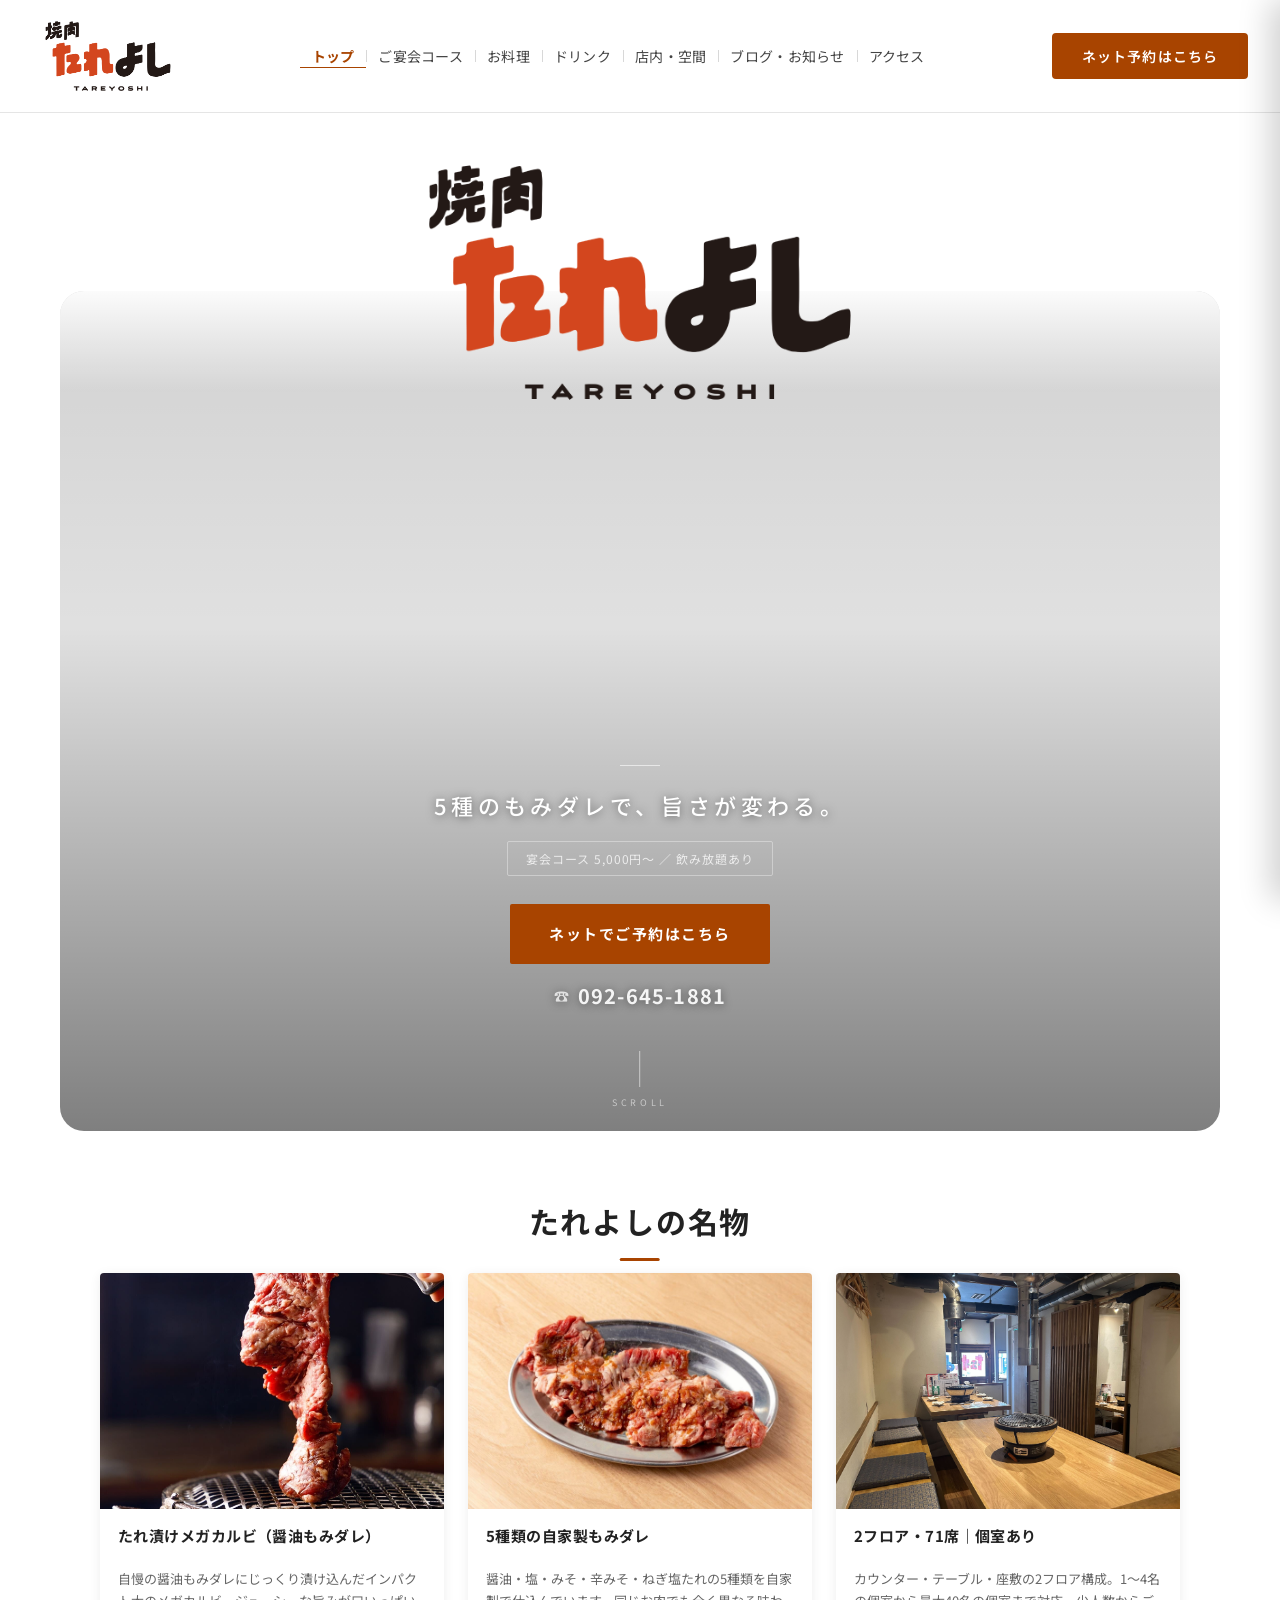
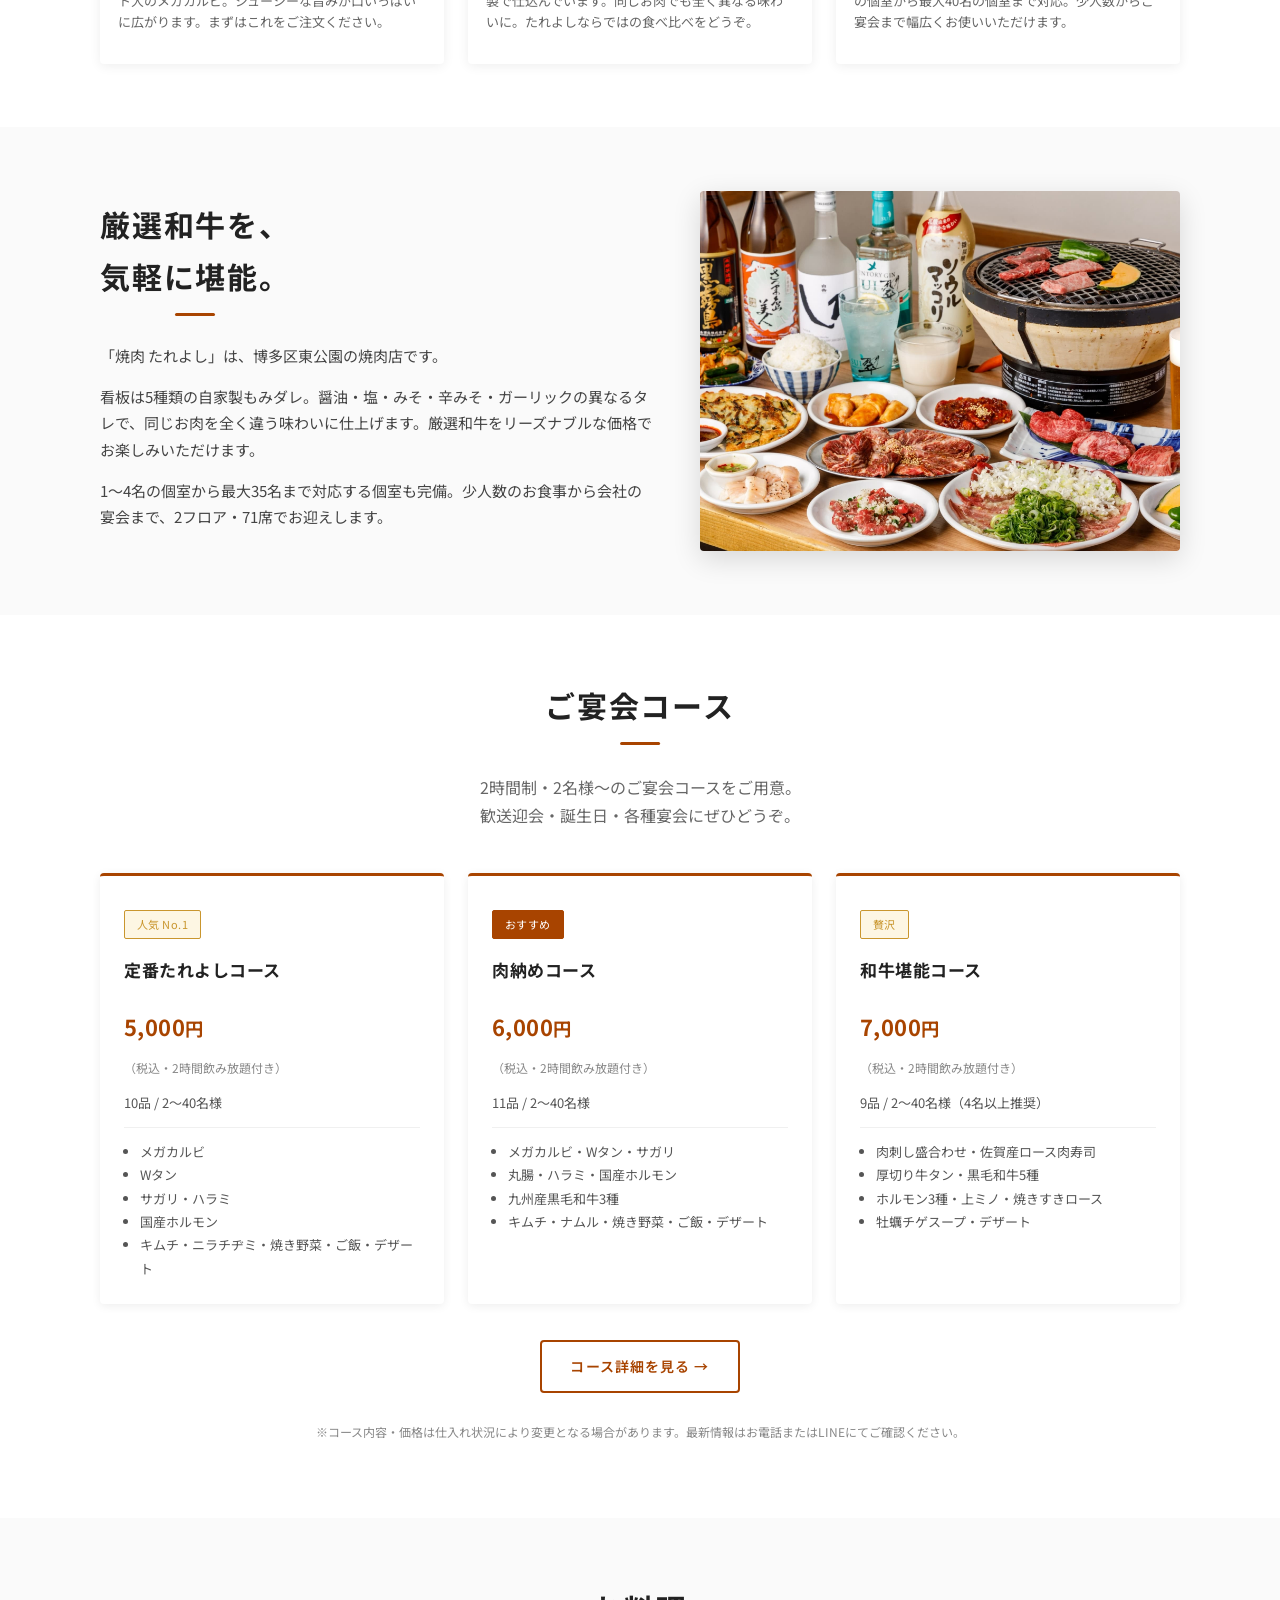
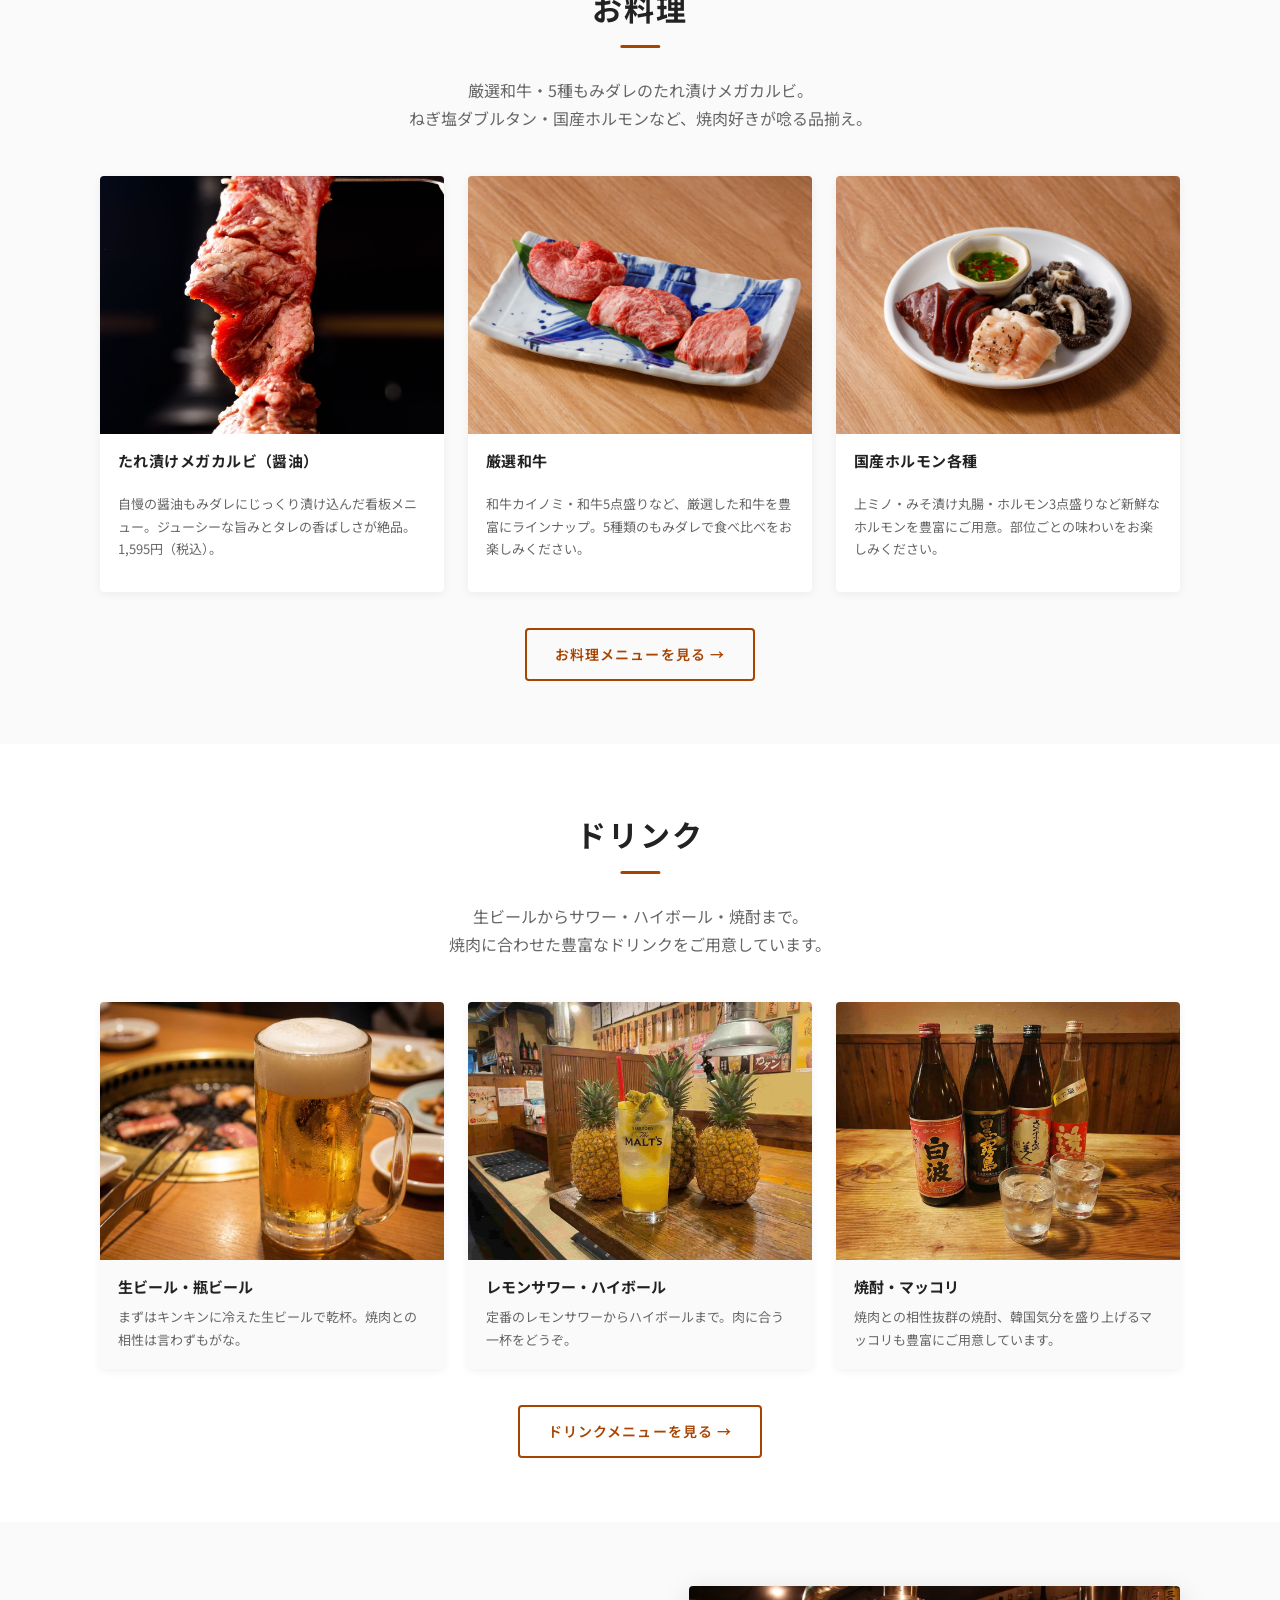
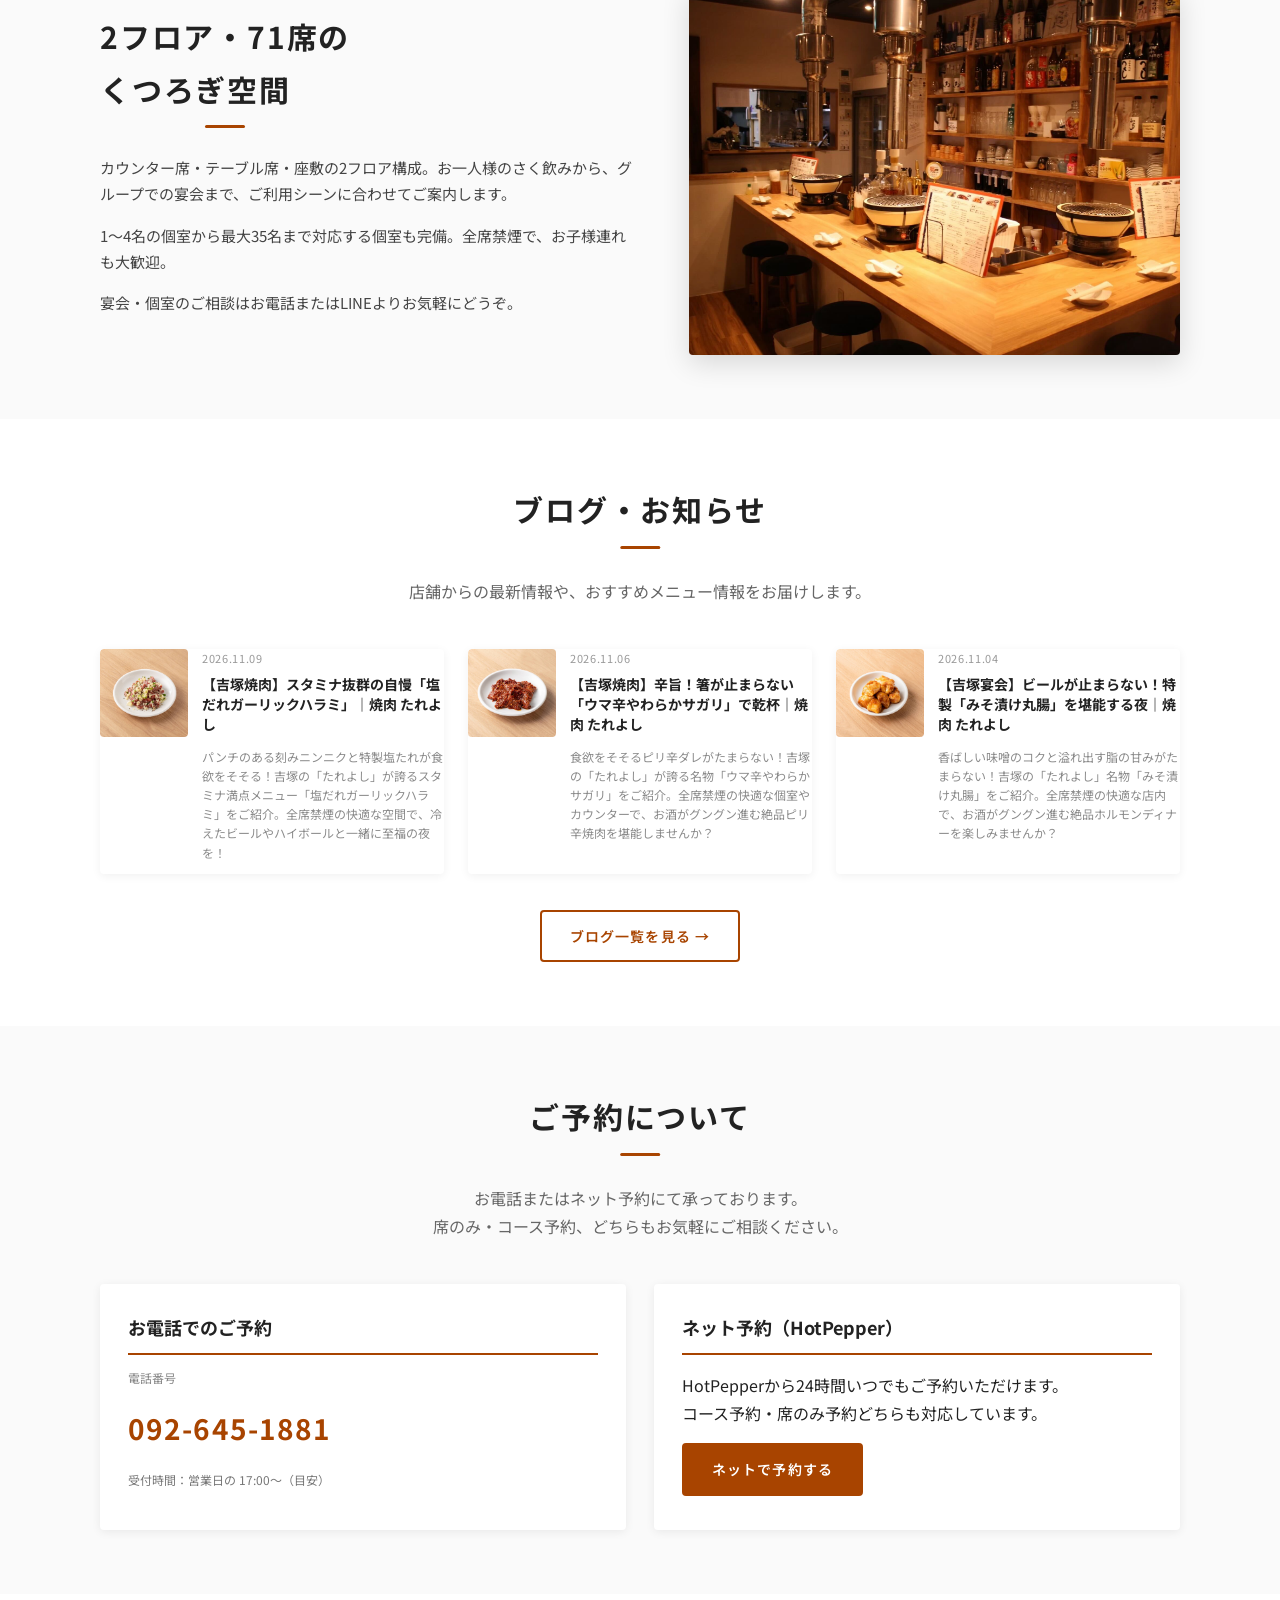
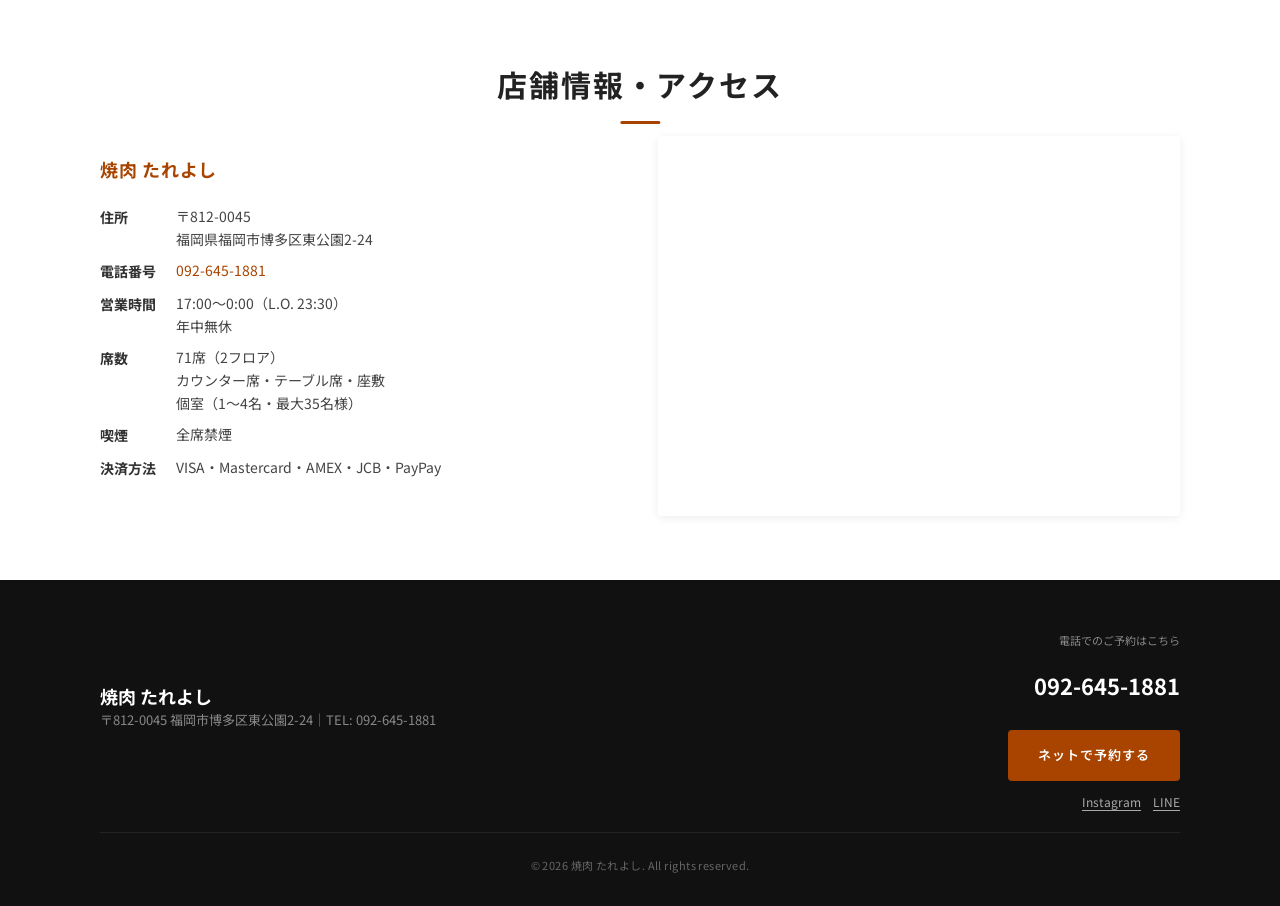
<file: index.html>
<!DOCTYPE html>
<html lang="ja">
<head>
<meta charset="UTF-8">
<title>【公式】焼肉 たれよし｜博多 焼肉・宴会・厳選和牛</title>
<meta name="viewport" content="width=device-width, initial-scale=1">
<meta name="description" content="博多の焼肉「焼肉 たれよし」。厳選和牛を気軽に堪能！5種類のもみダレが自慢の焼肉店。宴会コース5,000円〜・飲み放題あり。71席・個室あり。17時〜24時営業。">
<link rel="icon" href="./images/tareyoshi_icon.png">

<!-- Google Fonts -->
<link rel="preconnect" href="https://fonts.googleapis.com">
<link rel="preconnect" href="https://fonts.gstatic.com" crossorigin>
<link href="https://fonts.googleapis.com/css2?family=Noto+Sans+JP:wght@400;500;700&display=swap" rel="stylesheet">

<link rel="stylesheet" href="./style.css">

<!-- OGP -->
<meta property="og:type" content="website">
<meta property="og:site_name" content="焼肉 たれよし">
<meta property="og:title" content="【公式】焼肉 たれよし｜博多 焼肉・宴会・厳選和牛">
<meta property="og:description" content="博多の焼肉「焼肉 たれよし」。5種類のもみダレが自慢。厳選和牛・宴会コース5,000円〜。">
<meta property="og:url" content="https://tareyoshi-yoshizuka.com/">
<meta property="og:image" content="https://tareyoshi-yoshizuka.com/images/hero-tareyoshi.jpg">
<meta name="twitter:card" content="summary_large_image">
<link rel="canonical" href="https://tareyoshi-yoshizuka.com/">

<!-- 構造化データ -->
<script type="application/ld+json">
{
  "@context": "https://schema.org",
  "@type": "Restaurant",
  "name": "焼肉 たれよし",
  "image": "https://tareyoshi-yoshizuka.com/images/hero-tareyoshi.jpg",
  "url": "https://tareyoshi-yoshizuka.com/",
  "telephone": "092-645-1881",
  "servesCuisine": ["焼肉","和牛","ホルモン","宴会"],
  "priceRange": "￥￥",
  "hasMenu": "https://tareyoshi-yoshizuka.com/menu.html",
  "acceptsReservations": true,
  "currenciesAccepted": "JPY",
  "paymentAccepted": "クレジットカード, PayPay",
  "smokingAllowed": false,
  "address": {
    "@type": "PostalAddress",
    "streetAddress": "東公園2-24",
    "addressLocality": "福岡市博多区",
    "addressRegion": "福岡県",
    "postalCode": "812-0045",
    "addressCountry": "JP"
  },
  "openingHoursSpecification": [{
    "@type": "OpeningHoursSpecification",
    "dayOfWeek": ["Monday","Tuesday","Wednesday","Thursday","Friday","Saturday","Sunday"],
    "opens": "17:00",
    "closes": "24:00"
  }],
  "sameAs": [
    "https://www.instagram.com/yakiniku_tareyoshi",
    "https://lin.ee/LlGfmMo"
  ]
}
</script>

<script type="application/ld+json">
{
  "@context": "https://schema.org",
  "@type": "FAQPage",
  "mainEntity": [
    {
      "@type": "Question",
      "name": "焼肉 たれよしの営業時間は？",
      "acceptedAnswer": {
        "@type": "Answer",
        "text": "毎日17時〜24時（L.O. 23:30）営業しています。年中無休です。"
      }
    },
    {
      "@type": "Question",
      "name": "焼肉 たれよしはどこにありますか？",
      "acceptedAnswer": {
        "@type": "Answer",
        "text": "福岡県福岡市博多区東公園2-24にあります。最寄り駅からもアクセスしやすい立地です。"
      }
    },
    {
      "@type": "Question",
      "name": "予約はできますか？",
      "acceptedAnswer": {
        "@type": "Answer",
        "text": "はい、お電話（092-645-1881）またはLINEにてご予約いただけます。土日・連休は混み合いますので、事前のご予約をおすすめします。"
      }
    },
    {
      "@type": "Question",
      "name": "宴会コースはありますか？",
      "acceptedAnswer": {
        "@type": "Answer",
        "text": "はい。5,000円〜の宴会コース（2時間飲み放題付き）をご用意しています。2名様〜ご利用いただけます。歓送迎会・誕生日・各種宴会に最適です。"
      }
    },
    {
      "@type": "Question",
      "name": "何名まで入れますか？貸切はできますか？",
      "acceptedAnswer": {
        "@type": "Answer",
        "text": "2フロア合わせて71席ございます。個室は1〜4名様用から最大35名様まで対応しています。貸切のご相談はお電話（092-645-1881）またはLINEよりお問い合わせください。"
      }
    },
    {
      "@type": "Question",
      "name": "たれよしの名物・おすすめメニューは何ですか？",
      "acceptedAnswer": {
        "@type": "Answer",
        "text": "5種類の自家製もみダレ（醤油・塩・みそ・辛みそ・ガーリック）が自慢です。看板メニューはたれ漬けメガカルビ（醤油）。厳選和牛カイノミや国産ホルモンもおすすめです。"
      }
    },
    {
      "@type": "Question",
      "name": "駐車場はありますか？",
      "acceptedAnswer": {
        "@type": "Answer",
        "text": "専用駐車場のご用意はございません。近隣のコインパーキングをご利用ください。"
      }
    },
    {
      "@type": "Question",
      "name": "子ども連れでも入れますか？",
      "acceptedAnswer": {
        "@type": "Answer",
        "text": "はい、お子様連れも大歓迎です。全席禁煙ですので安心してお越しください。"
      }
    },
    {
      "@type": "Question",
      "name": "支払い方法は何が使えますか？",
      "acceptedAnswer": {
        "@type": "Answer",
        "text": "現金のほか、クレジットカード（VISA・Mastercard等）・PayPayがご利用いただけます。"
      }
    },
    {
      "@type": "Question",
      "name": "ひとりでも入れますか？",
      "acceptedAnswer": {
        "@type": "Answer",
        "text": "もちろんです。おひとり様歓迎です。カウンター席もございますので、お気軽にお一人でお越しください。"
      }
    }
  ]
}
</script>

<script type="application/ld+json">
{
  "@context": "https://schema.org",
  "@type": "BreadcrumbList",
  "itemListElement": [
    {
      "@type": "ListItem",
      "position": 1,
      "name": "ホーム",
      "item": "https://tareyoshi-yoshizuka.com/"
    }
  ]
}
</script>

<!-- Google tag (gtag.js) -->
<script async src="https://www.googletagmanager.com/gtag/js?id=G-LRVBZMYE8E"></script>
<script>
  window.dataLayer = window.dataLayer || [];
  function gtag(){dataLayer.push(arguments);}
  gtag('js', new Date());
  gtag('config', 'G-LRVBZMYE8E');
</script>
<script src="vendor/blog-security.js"></script>
</head>

<body class="is-home" data-page="home">
<div id="top"></div>

<div id="shared-header"></div>

<main id="main">

  <!-- メインビジュアル -->
  <section class="hero">

    <!-- ① 白エリア：ブランドロゴ -->
    <div class="hero-brand">
      <h1 class="hero-logo">
        <img src="./images/tareyoshi_logo.png" alt="焼肉 たれよし" class="hero-logo-img">
      </h1>
    </div>

    <!-- ② 画像エリア -->
    <div class="hero-visual">
      <video class="hero-video" autoplay muted loop playsinline>
        <source src="./images/hero.tareyoshi.mp4" type="video/mp4">
      </video>

      <div class="hero-visual-content">
        <div class="hero-rule" aria-hidden="true"></div>
        <p class="hero-catch">5種のもみダレで、旨さが変わる。</p>
        <p class="hero-badge">宴会コース 5,000円〜 ／ 飲み放題あり</p>
        <div class="hero-actions">
          <a href="https://www.hotpepper.jp/strJ001279524/yoyaku/hpds"
            target="_blank" rel="noopener" class="hero-btn-reserve">
            ネットでご予約はこちら
          </a>
          <a href="tel:0926451881" class="hero-btn-tel">
            <span class="hero-btn-tel__icon">☎</span>092-645-1881
          </a>
        </div>
      </div>

      <a href="#topics" class="scroll-indicator" aria-label="次のセクションへ">
        <span class="scroll-indicator__line"></span>
        <span class="scroll-indicator__text">SCROLL</span>
      </a>
    </div>

  </section>

  <!-- トピックス -->
  <section id="topics" class="section topics">
    <div class="section-inner">
      <h2 class="section-title">たれよしの名物</h2>
      <div class="topics-grid">
        <article class="topic-card">
          <div class="topic-image topic-image-1"></div>
          <h3>たれ漬けメガカルビ（醤油もみダレ）</h3>
          <p>自慢の醤油もみダレにじっくり漬け込んだインパクト大のメガカルビ。ジューシーな旨みが口いっぱいに広がります。まずはこれをご注文ください。</p>
        </article>
        <article class="topic-card">
          <div class="topic-image topic-image-2"></div>
          <h3>5種類の自家製もみダレ</h3>
          <p>醤油・塩・みそ・辛みそ・ねぎ塩たれの5種類を自家製で仕込んでいます。同じお肉でも全く異なる味わいに。たれよしならではの食べ比べをどうぞ。</p>
        </article>
        <article class="topic-card">
          <div class="topic-image topic-image-3"></div>
          <h3>2フロア・71席｜個室あり</h3>
          <p>カウンター・テーブル・座敷の2フロア構成。1〜4名の個室から最大40名の個室まで対応。少人数からご宴会まで幅広くお使いいただけます。</p>
        </article>
      </div>
    </div>
  </section>

  <!-- コンセプト -->
  <section id="concept" class="section concept">
    <div class="section-inner concept-inner">
      <div class="concept-text">
        <h2 class="section-title" style="text-align:left; left:auto; transform:none;">
          厳選和牛を、<br>気軽に堪能。
        </h2>
        <p>「焼肉 たれよし」は、博多区東公園の焼肉店です。</p>
        <p>看板は5種類の自家製もみダレ。醤油・塩・みそ・辛みそ・ガーリックの異なるタレで、同じお肉を全く違う味わいに仕上げます。厳選和牛をリーズナブルな価格でお楽しみいただけます。</p>
        <p>1〜4名の個室から最大35名まで対応する個室も完備。少人数のお食事から会社の宴会まで、2フロア・71席でお迎えします。</p>
      </div>
      <div class="concept-image concept-main-image"></div>
    </div>
  </section>

  <!-- コース -->
  <section id="course" class="section course">
    <div class="section-inner">
      <h2 class="section-title">ご宴会コース</h2>
      <p class="section-lead">
        2時間制・2名様〜のご宴会コースをご用意。<br>
        歓送迎会・誕生日・各種宴会にぜひどうぞ。
      </p>

      <div class="course-grid">
        <article class="course-card">
          <div class="course-badges">
            <span class="badge badge-gold">人気 No.1</span>
          </div>
          <h3>定番たれよしコース</h3>
          <p class="course-price">5,000<small>円</small></p>
          <p class="course-price-note">（税込・2時間飲み放題付き）</p>
          <p class="course-lead">10品 / 2〜40名様</p>
          <ul class="course-list">
            <li>メガカルビ</li>
            <li>Wタン</li>
            <li>サガリ・ハラミ</li>
            <li>国産ホルモン</li>
            <li>キムチ・ニラチヂミ・焼き野菜・ご飯・デザート</li>
          </ul>
        </article>

        <article class="course-card">
          <div class="course-badges">
            <span class="badge badge-red">おすすめ</span>
          </div>
          <h3>肉納めコース</h3>
          <p class="course-price">6,000<small>円</small></p>
          <p class="course-price-note">（税込・2時間飲み放題付き）</p>
          <p class="course-lead">11品 / 2〜40名様</p>
          <ul class="course-list">
            <li>メガカルビ・Wタン・サガリ</li>
            <li>丸腸・ハラミ・国産ホルモン</li>
            <li>九州産黒毛和牛3種</li>
            <li>キムチ・ナムル・焼き野菜・ご飯・デザート</li>
          </ul>
        </article>

        <article class="course-card">
          <div class="course-badges">
            <span class="badge badge-gold">贅沢</span>
          </div>
          <h3>和牛堪能コース</h3>
          <p class="course-price">7,000<small>円</small></p>
          <p class="course-price-note">（税込・2時間飲み放題付き）</p>
          <p class="course-lead">9品 / 2〜40名様（4名以上推奨）</p>
          <ul class="course-list">
            <li>肉刺し盛合わせ・佐賀産ロース肉寿司</li>
            <li>厚切り牛タン・黒毛和牛5種</li>
            <li>ホルモン3種・上ミノ・焼きすきロース</li>
            <li>牡蠣チゲスープ・デザート</li>
          </ul>
        </article>
      </div>

      <div class="more-link">
        <a class="btn-secondary" href="/course.html">コース詳細を見る →</a>
      </div>

      <p class="course-note">
        ※コース内容・価格は仕入れ状況により変更となる場合があります。最新情報はお電話またはLINEにてご確認ください。
      </p>
    </div>
  </section>

  <!-- お料理 -->
  <section id="menu" class="section menu">
    <div class="section-inner">
      <h2 class="section-title">お料理</h2>
      <p class="section-lead">厳選和牛・5種もみダレのたれ漬けメガカルビ。<br>ねぎ塩ダブルタン・国産ホルモンなど、焼肉好きが唸る品揃え。</p>

      <div class="menu-grid">
        <article class="menu-card">
          <div class="menu-image menu-image-1"></div>
          <h3>たれ漬けメガカルビ（醤油）</h3>
          <p>自慢の醤油もみダレにじっくり漬け込んだ看板メニュー。ジューシーな旨みとタレの香ばしさが絶品。1,595円（税込）。</p>
        </article>
        <article class="menu-card">
          <div class="menu-image menu-image-2"></div>
          <h3>厳選和牛</h3>
          <p>和牛カイノミ・和牛5点盛りなど、厳選した和牛を豊富にラインナップ。5種類のもみダレで食べ比べをお楽しみください。</p>
        </article>
        <article class="menu-card">
          <div class="menu-image menu-image-3"></div>
          <h3>国産ホルモン各種</h3>
          <p>上ミノ・みそ漬け丸腸・ホルモン3点盛りなど新鮮なホルモンを豊富にご用意。部位ごとの味わいをお楽しみください。</p>
        </article>
      </div>

      <div class="more-link">
        <a href="/menu.html" class="btn-secondary">お料理メニューを見る →</a>
      </div>
    </div>
  </section>

  <!-- ドリンク -->
  <section id="drink" class="section drink">
    <div class="section-inner">
      <h2 class="section-title">ドリンク</h2>
      <p class="section-lead">生ビールからサワー・ハイボール・焼酎まで。<br>焼肉に合わせた豊富なドリンクをご用意しています。</p>

      <div class="drink-grid">
        <article class="drink-card">
          <div class="drink-image drink-image-1"></div>
          <h3>生ビール・瓶ビール</h3>
          <p>まずはキンキンに冷えた生ビールで乾杯。焼肉との相性は言わずもがな。</p>
        </article>
        <article class="drink-card">
          <div class="drink-image drink-image-2"></div>
          <h3>レモンサワー・ハイボール</h3>
          <p>定番のレモンサワーからハイボールまで。肉に合う一杯をどうぞ。</p>
        </article>
        <article class="drink-card">
          <div class="drink-image drink-image-3"></div>
          <h3>焼酎・マッコリ</h3>
          <p>焼肉との相性抜群の焼酎、韓国気分を盛り上げるマッコリも豊富にご用意しています。</p>
        </article>
      </div>

      <div class="more-link">
        <a href="/drink.html" class="btn-secondary">ドリンクメニューを見る →</a>
      </div>
    </div>
  </section>

  <!-- 店内・空間 -->
  <section id="space" class="section space">
    <div class="section-inner space-inner">
      <div class="space-text">
        <h2 class="section-title" style="text-align:left; left:auto; transform:none;">
          2フロア・71席の<br>くつろぎ空間
        </h2>
        <p>カウンター席・テーブル席・座敷の2フロア構成。お一人様のさく飲みから、グループでの宴会まで、ご利用シーンに合わせてご案内します。</p>
        <p>1〜4名の個室から最大35名まで対応する個室も完備。全席禁煙で、お子様連れも大歓迎。</p>
        <p>宴会・個室のご相談はお電話またはLINEよりお気軽にどうぞ。</p>
      </div>
      <div class="space-image space-main-image"></div>
    </div>
  </section>

  <!-- ブログ・お知らせ -->
  <section id="blog" class="section blog">
    <div class="section-inner">
      <h2 class="section-title">ブログ・お知らせ</h2>
      <p class="section-lead">店舗からの最新情報や、おすすめメニュー情報をお届けします。</p>

      <div class="blog-grid" id="blog-latest-grid">
        <article class="blog-card">
          <a href="/blog/">
            <div class="blog-body" style="padding:24px;">
              <h3 class="blog-title">ブログ一覧を見る</h3>
              <p class="blog-excerpt">最新情報やおすすめ記事を掲載しています。</p>
            </div>
          </a>
        </article>
      </div>

      <div class="more-link">
        <a href="/blog/" class="btn-secondary">ブログ一覧を見る →</a>
      </div>
    </div>
  </section>

  <div id="shared-bottom"></div>

  <a href="#top" class="page-top" aria-label="ページの先頭へ"><svg xmlns="http://www.w3.org/2000/svg" width="22" height="22" viewBox="0 0 24 24" fill="none" stroke="currentColor" stroke-width="2.5" stroke-linecap="round" stroke-linejoin="round"><polyline points="18 15 12 9 6 15"/></svg></a>

</main>

<script src="./common.js"></script>
<script>
/* トップ：ブログ最新3件を自動表示 */
(function () {
  const grid = document.getElementById('blog-latest-grid');
  if (!grid) return;

  function esc(s) {
    return String(s ?? '').replaceAll('&','&amp;').replaceAll('<','&lt;')
      .replaceAll('>','&gt;').replaceAll('"','&quot;').replaceAll("'","&#39;");
  }
  function fmtDate(d) {
    const m = String(d || '').match(/^(\d{4})-(\d{2})-(\d{2})$/);
    return m ? `${m[1]}.${m[2]}.${m[3]}` : esc(d || '');
  }

  fetch('./blog/posts.json', { cache: 'no-store' })
    .then(r => { if (!r.ok) throw new Error(); return r.json(); })
    .then(data => {
      const posts = data.posts ?? data;
      if (!Array.isArray(posts)) throw new Error();
      posts.sort((a, b) => String(b.date || '').localeCompare(String(a.date || '')));
      const top3 = posts.slice(0, 3);
      grid.innerHTML = '';
      top3.forEach(p => {
        const img = p.image ? String(p.image).replace(/^\.\.\//, './') : '';
        const bg  = img ? `background-image:url('${esc(BlogSecurity.imageURL(img))}');` : 'background:#f0e8e0;';
        const el  = document.createElement('article');
        el.className = 'blog-card';
        el.innerHTML = `
          <a href="/blog/posts/post.html?slug=${encodeURIComponent(p.slug)}">
            <div class="blog-image" style="${bg}"></div>
            <div class="blog-body">
              <time class="blog-date" datetime="${esc(p.date)}">${fmtDate(p.date)}</time>
              <h3 class="blog-title">${esc(p.title)}</h3>
              <p class="blog-excerpt">${esc(p.excerpt)}</p>
            </div>
          </a>`;
        grid.appendChild(el);
      });
    })
    .catch(() => {
      grid.innerHTML = `
        <article class="blog-card">
          <a href="/blog/">
            <div class="blog-body" style="padding:24px;">
              <h3 class="blog-title">ブログ一覧を見る</h3>
              <p class="blog-excerpt">最新情報やおすすめ記事を掲載しています。</p>
            </div>
          </a>
        </article>`;
    });
})();
</script>

</body>
</html>
</file>
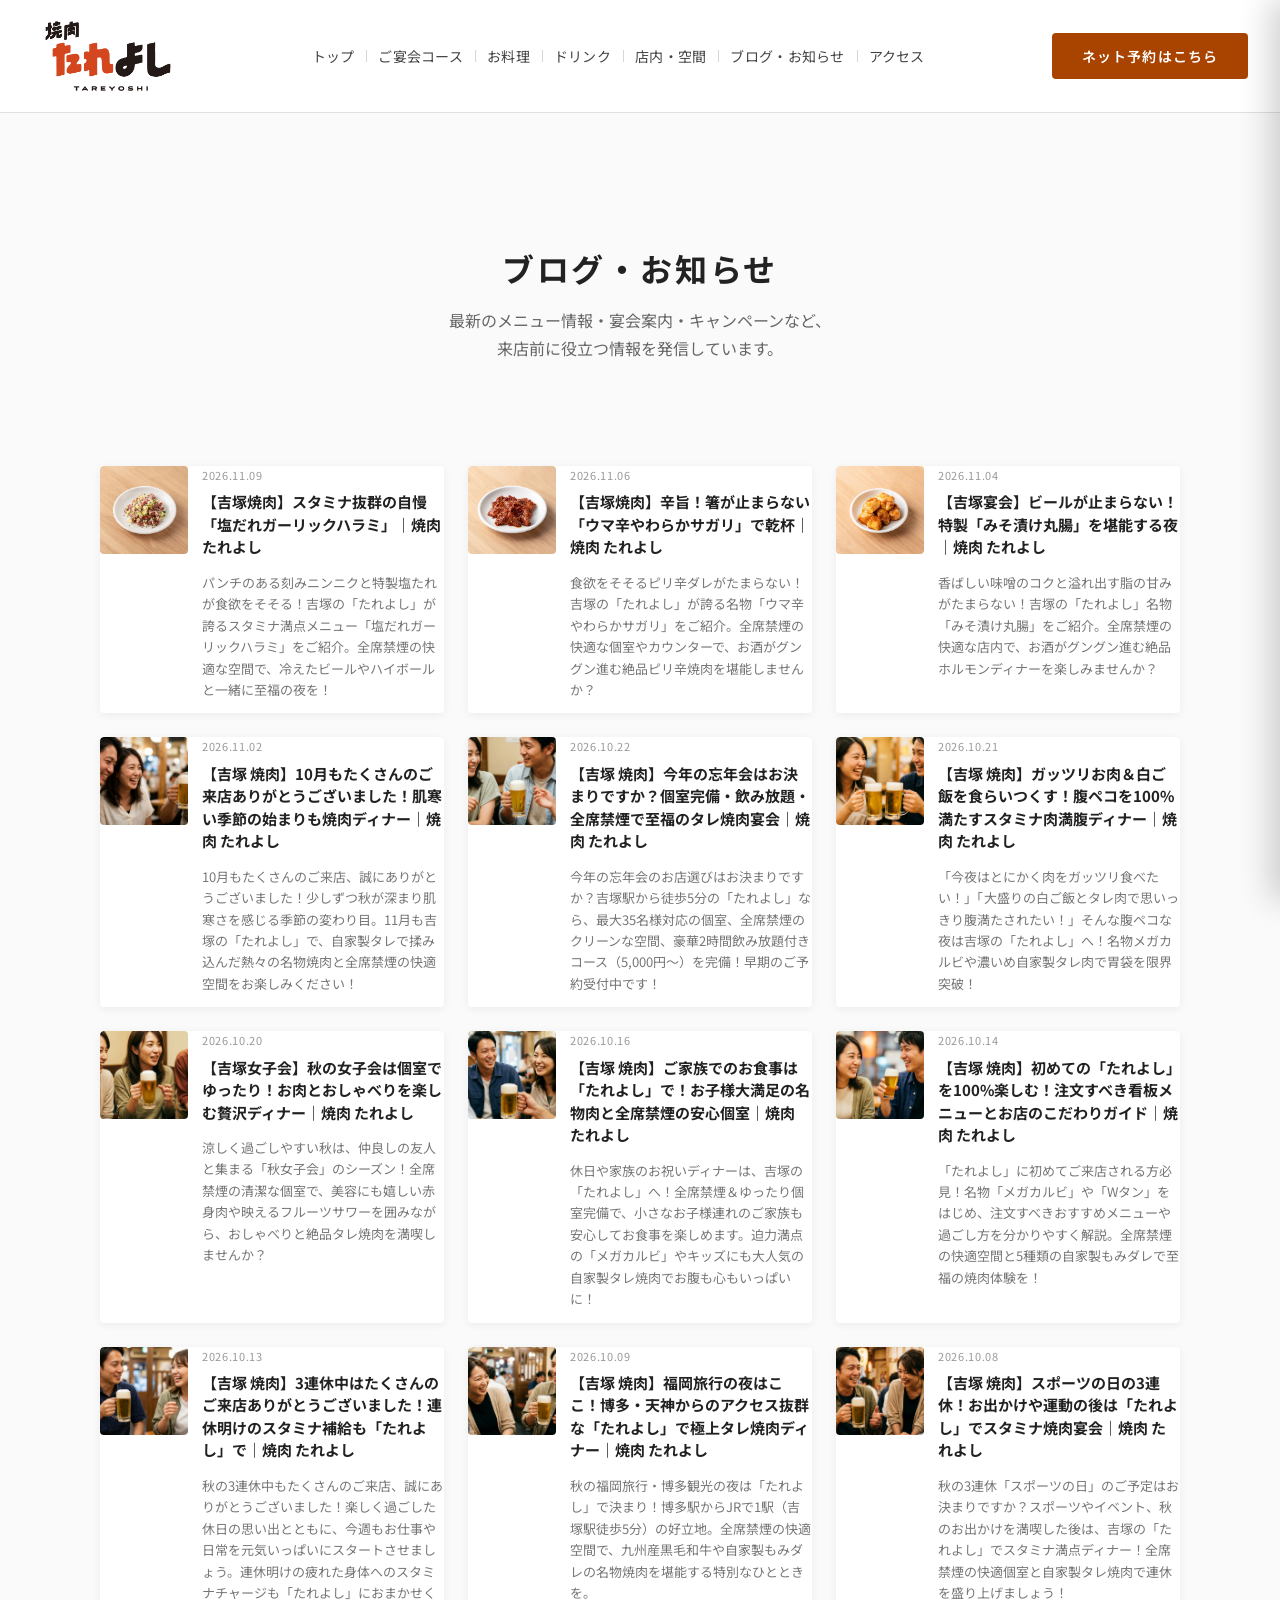
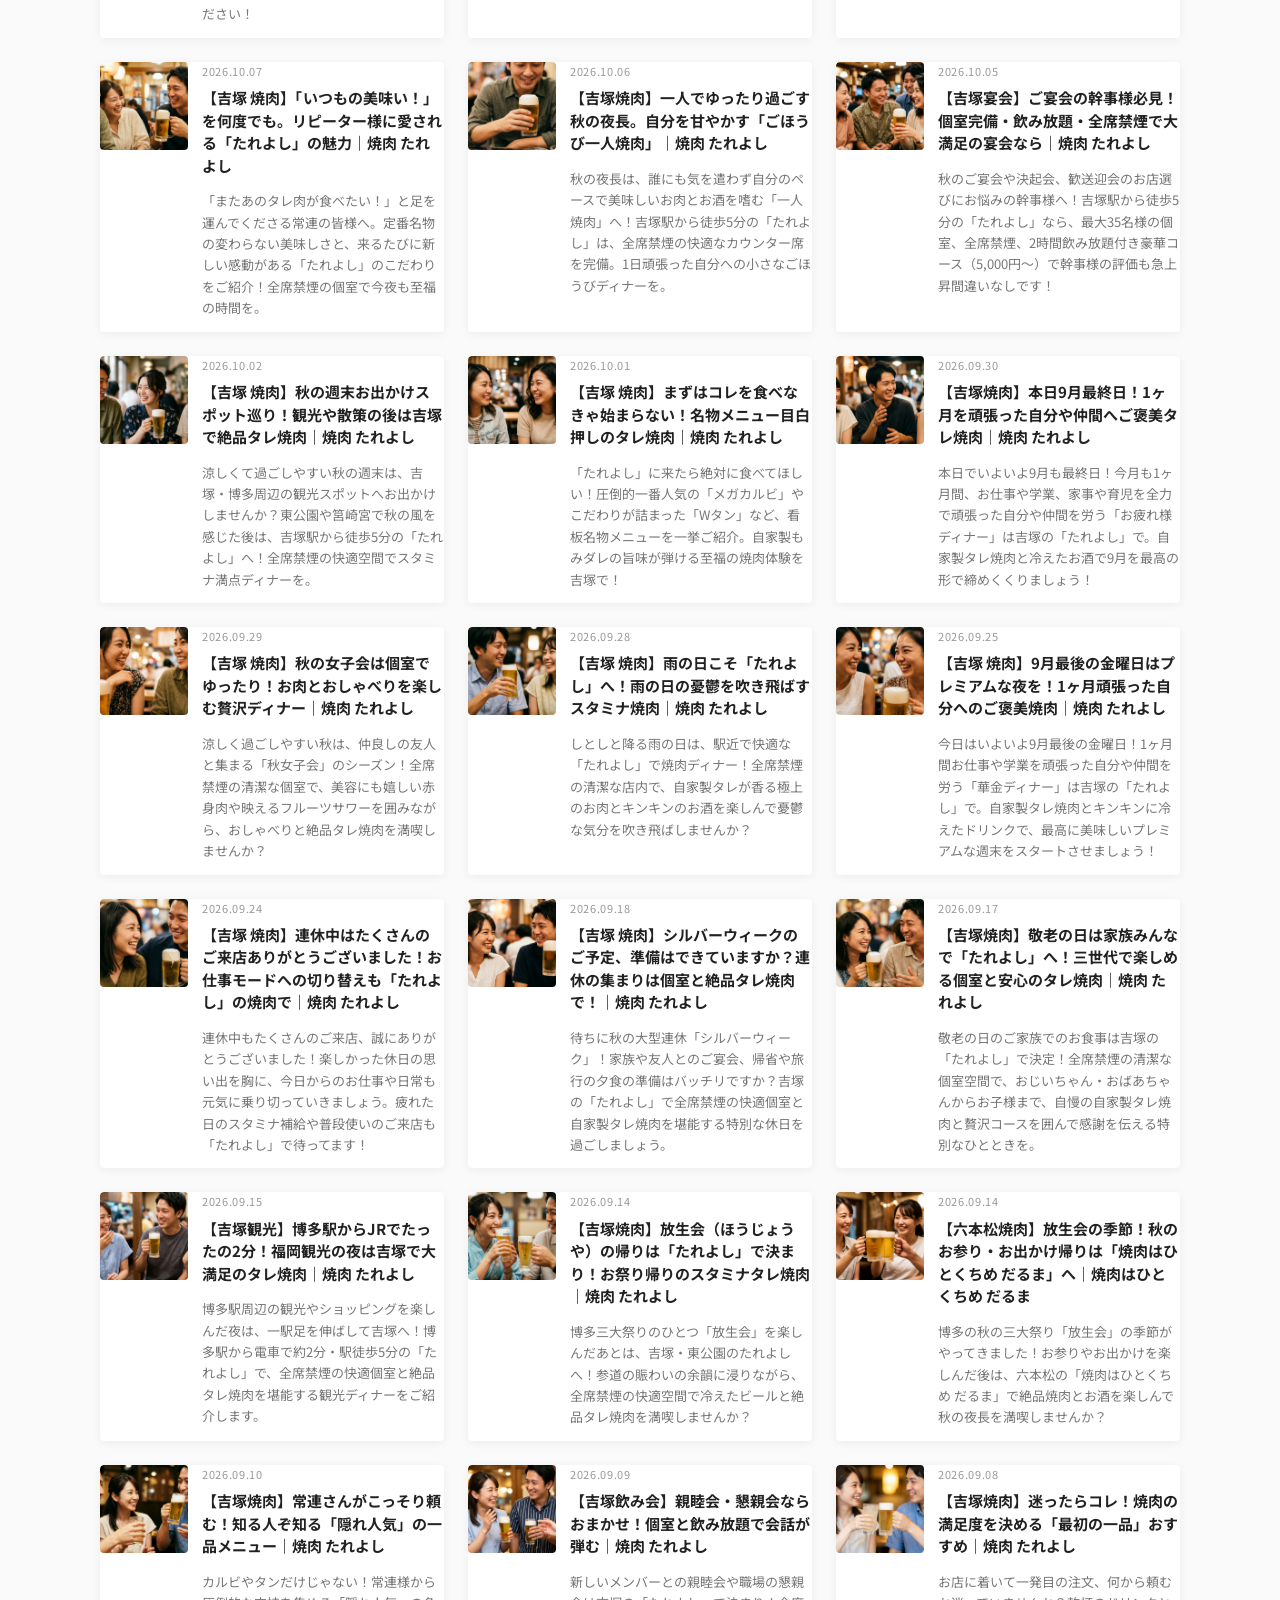
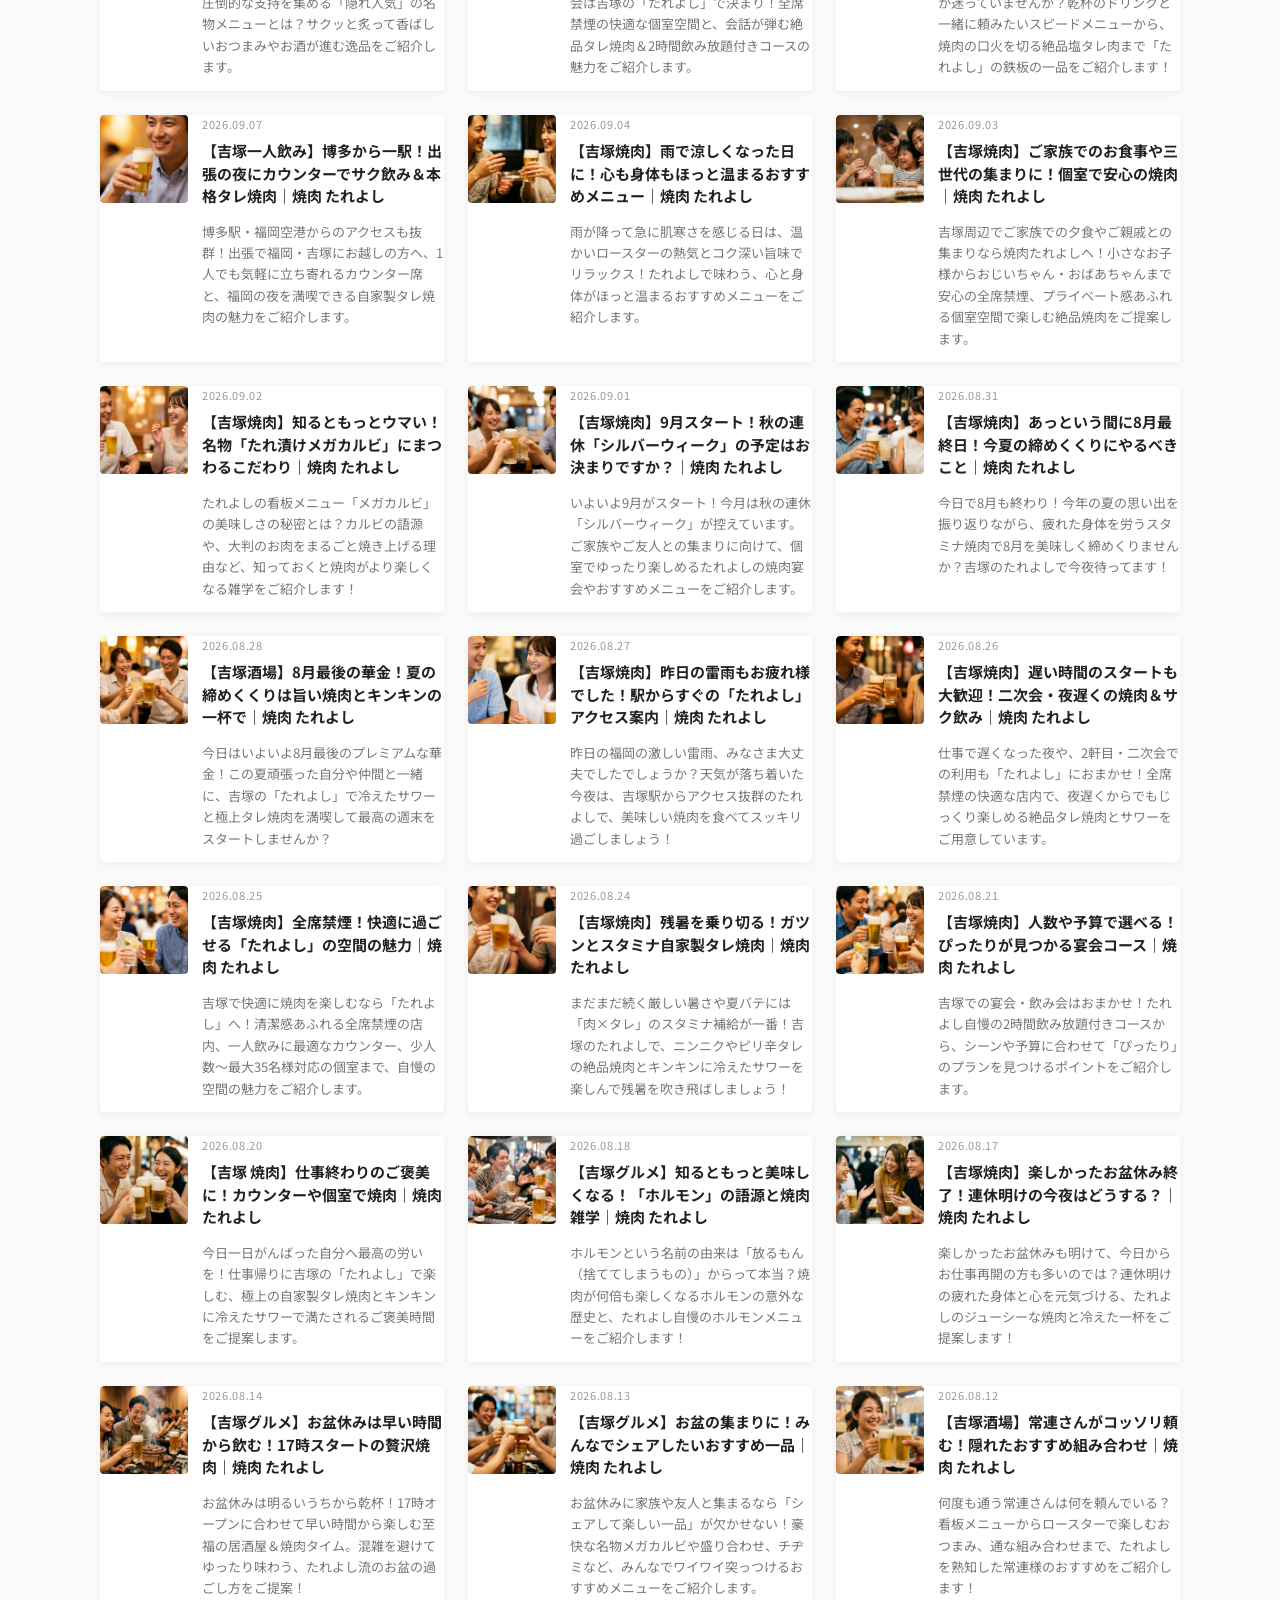
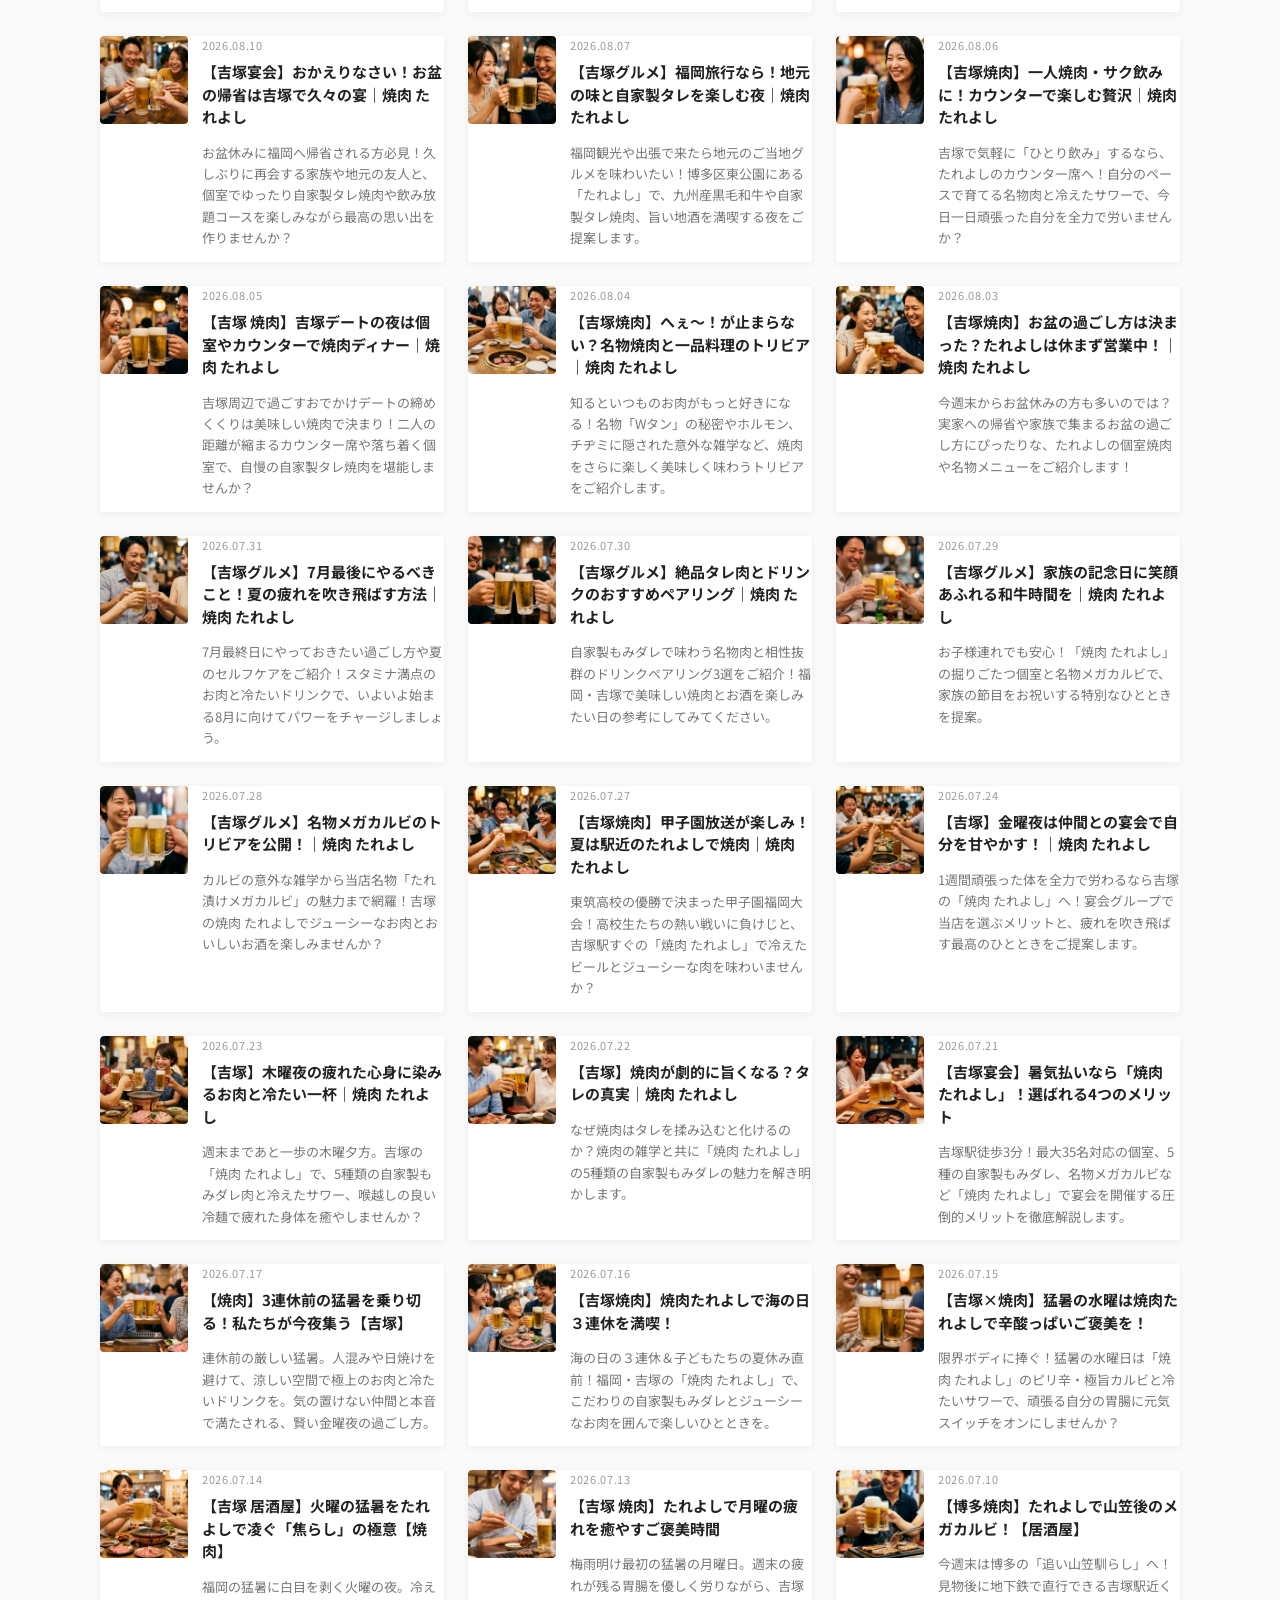
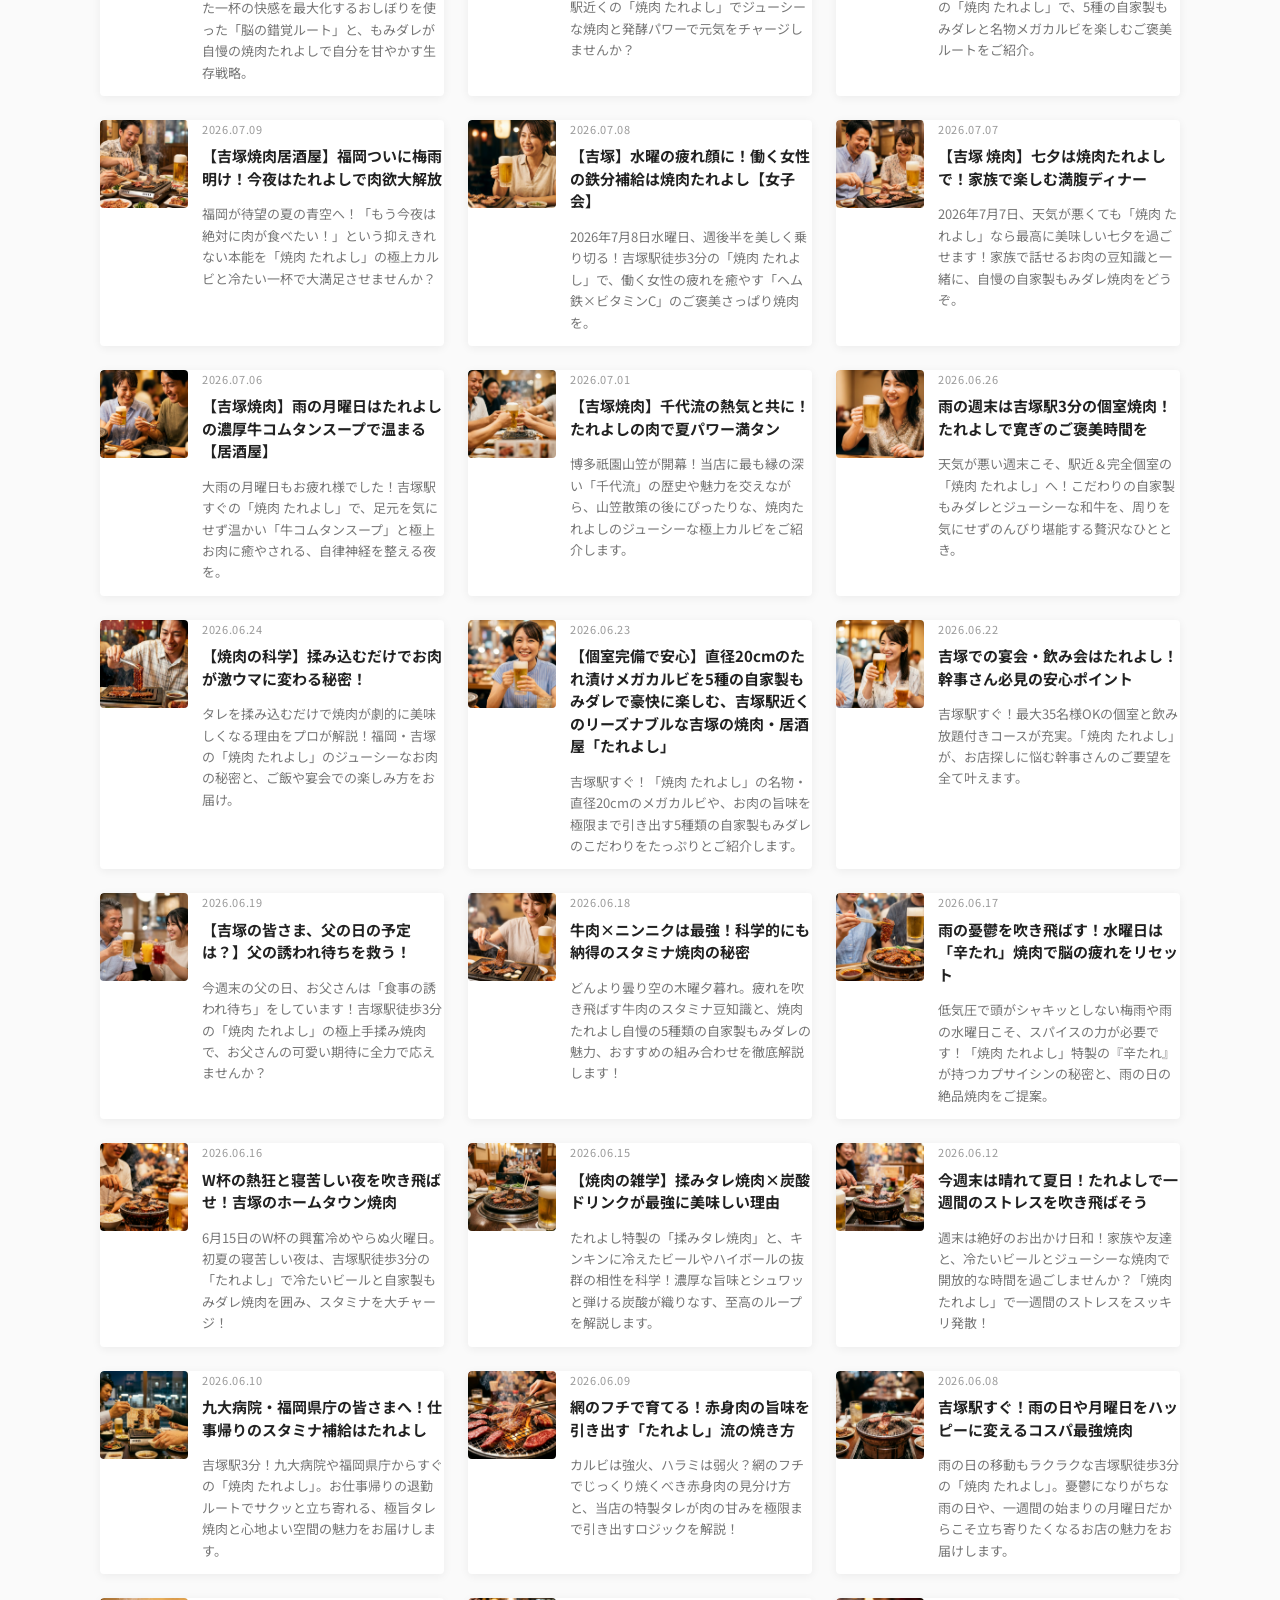
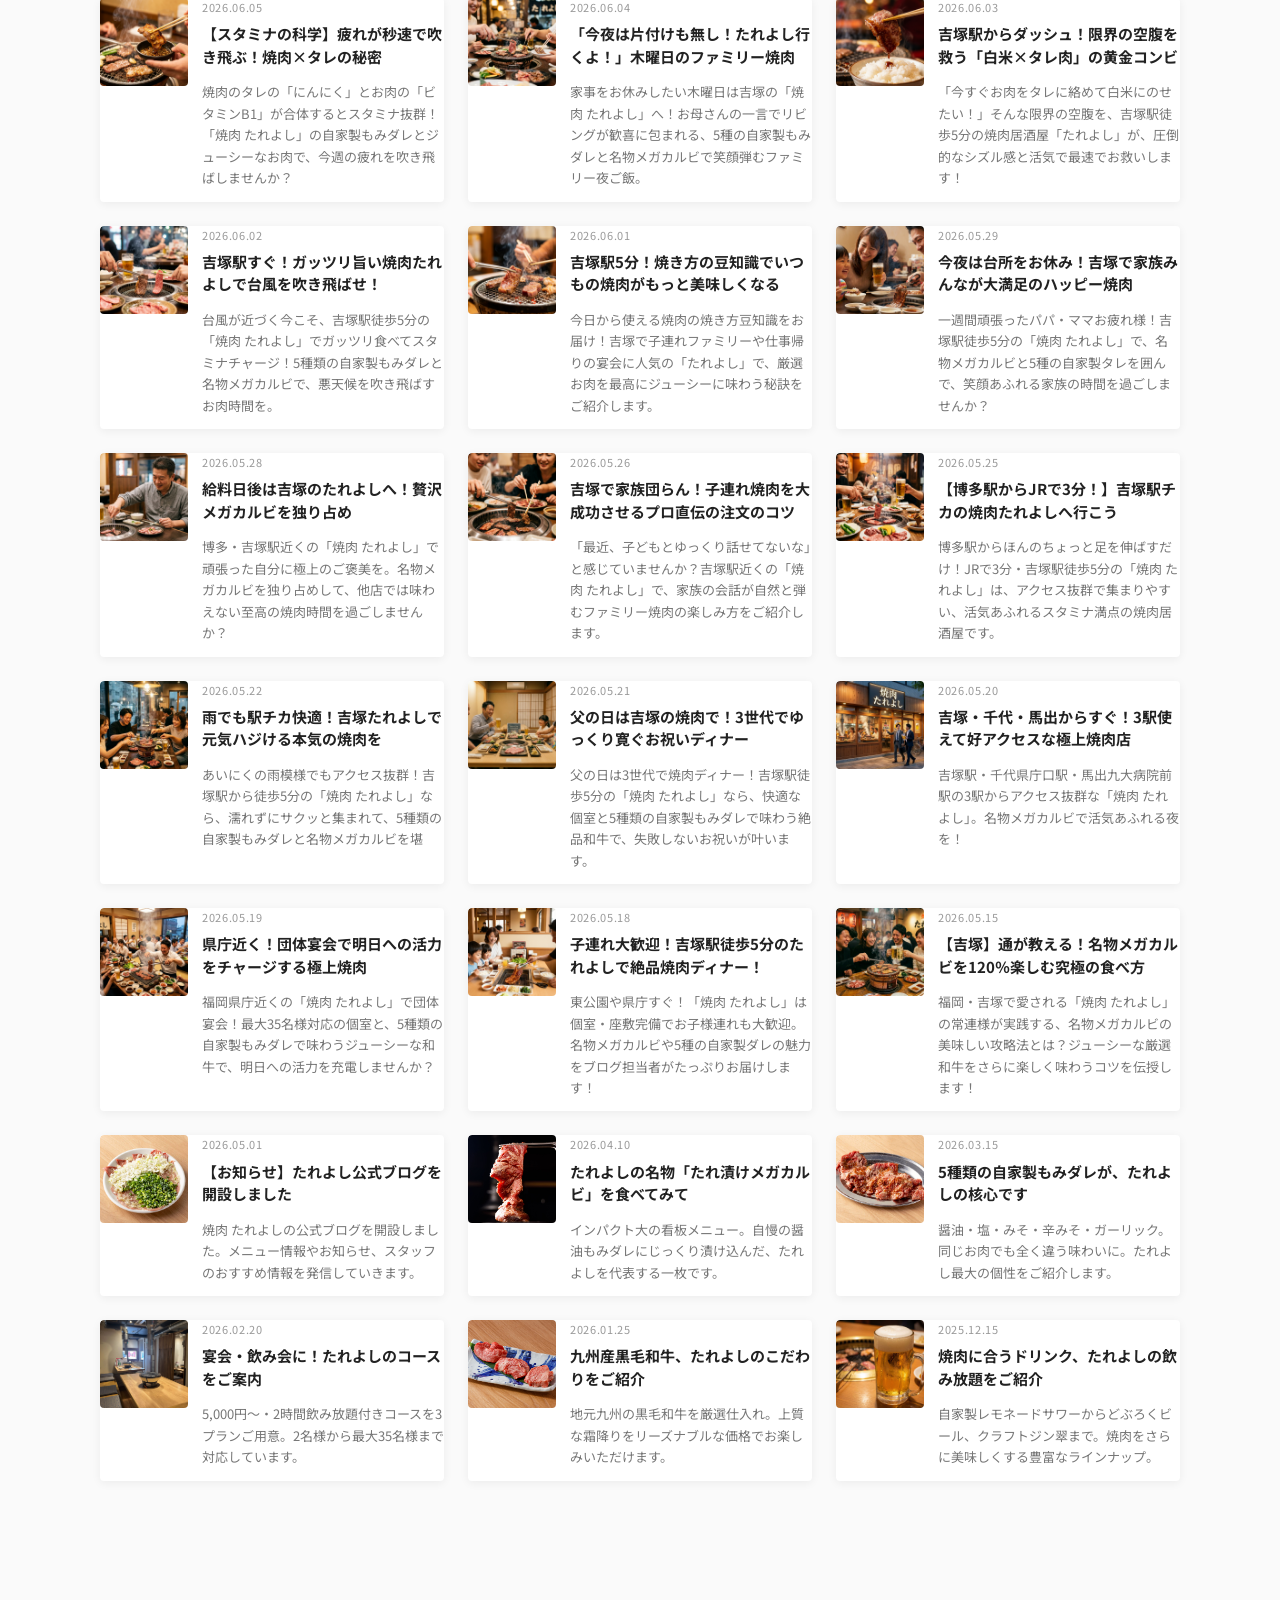
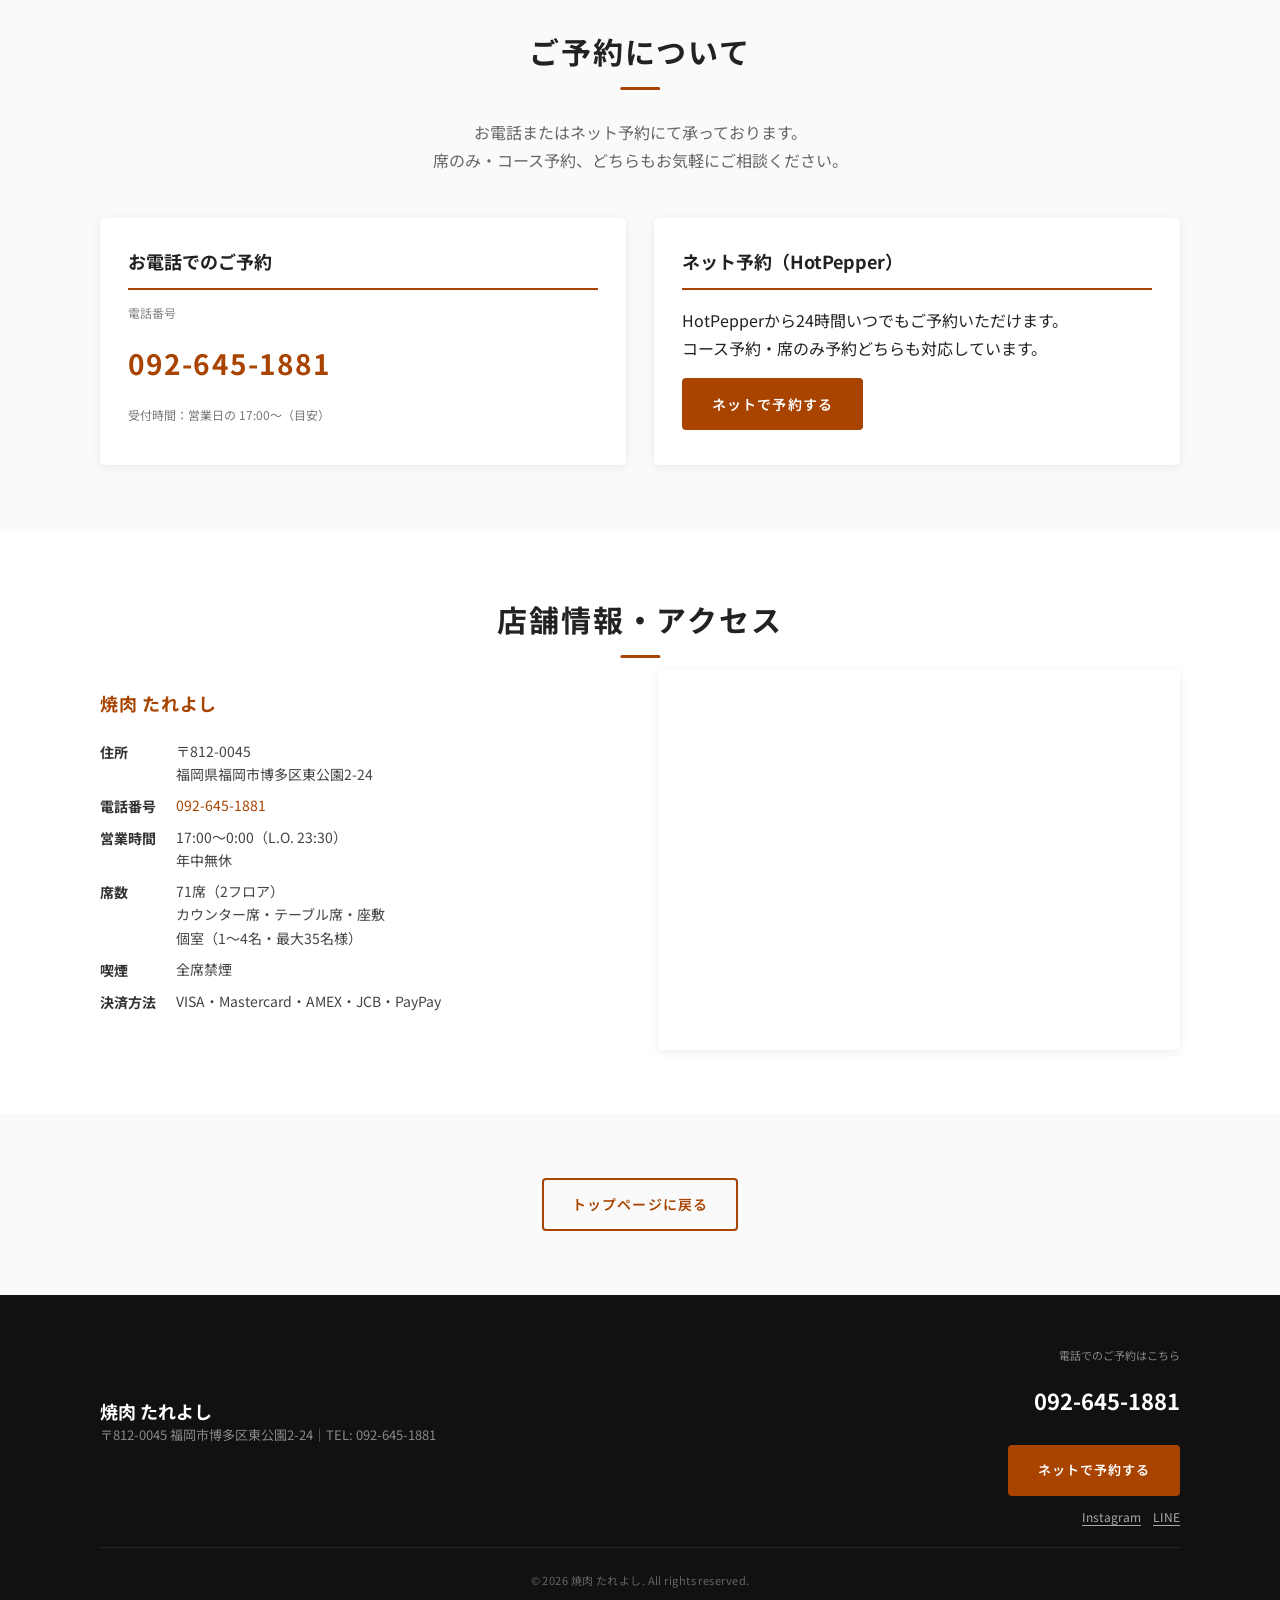
<file: blog/index.html>
<!DOCTYPE html>
<html lang="ja">
<head>
<meta charset="UTF-8">
<title>ブログ・お知らせ｜焼肉 たれよし</title>
<meta name="viewport" content="width=device-width, initial-scale=1">
<meta name="description" content="焼肉 たれよしのブログ・お知らせ一覧。最新情報や来店前に役立つ情報を更新しています。">
<link rel="icon" href="../images/tareyoshi_icon.png">
<link rel="preconnect" href="https://fonts.googleapis.com">
<link rel="preconnect" href="https://fonts.gstatic.com" crossorigin>
<link href="https://fonts.googleapis.com/css2?family=Noto+Sans+JP:wght@400;500;700&display=swap" rel="stylesheet">
<link rel="stylesheet" href="../style.css">
<meta property="og:type" content="website">
<meta property="og:site_name" content="焼肉 たれよし">
<meta property="og:title" content="ブログ・お知らせ｜焼肉 たれよし">
<meta property="og:description" content="焼肉 たれよしの最新情報やおすすめ情報を発信しています。">
<meta property="og:url" content="https://tareyoshi-yoshizuka.com/blog/">
<link rel="canonical" href="https://tareyoshi-yoshizuka.com/blog/">
<!-- Google tag (gtag.js) -->
<script async src="https://www.googletagmanager.com/gtag/js?id=G-LRVBZMYE8E"></script>
<script>
  window.dataLayer = window.dataLayer || [];
  function gtag(){dataLayer.push(arguments);}
  gtag('js', new Date());
  gtag('config', 'G-LRVBZMYE8E');
</script>
<script src="../vendor/blog-security.js"></script>
</head>

<body data-page="blog">
<div id="top"></div>
<div id="shared-header"></div>

<main id="main">

  <section class="section is-inview page-head" style="padding-top: calc(var(--header-h) + 16px) !important;">
    <div class="section-inner">
      <h1 class="page-title">ブログ・お知らせ</h1>
      <p class="page-lead">最新のメニュー情報・宴会案内・キャンペーンなど、<br>来店前に役立つ情報を発信しています。</p>
    </div>
  </section>

  <section class="section is-inview">
    <div class="section-inner">
      <div id="blogList" class="blog-grid"></div>
      <p id="blogStatus" style="margin-top:14px; opacity:.75;"></p>
    </div>
  </section>

  <div id="shared-bottom"></div>
  <a href="#top" class="page-top" aria-label="ページの先頭へ"><svg xmlns="http://www.w3.org/2000/svg" width="22" height="22" viewBox="0 0 24 24" fill="none" stroke="currentColor" stroke-width="2.5" stroke-linecap="round" stroke-linejoin="round"><polyline points="18 15 12 9 6 15"/></svg></a>

</main>

<script src="../common.js"></script>
<script>
(async () => {
  const listEl   = document.getElementById('blogList');
  const statusEl = document.getElementById('blogStatus');

  function esc(s) {
    return String(s ?? '').replaceAll('&','&amp;').replaceAll('<','&lt;')
      .replaceAll('>','&gt;').replaceAll('"','&quot;');
  }
  function fmtDate(d) {
    const m = String(d || '').match(/^(\d{4})-(\d{2})-(\d{2})$/);
    return m ? `${m[1]}.${m[2]}.${m[3]}` : esc(d || '');
  }

  try {
    if (statusEl) statusEl.textContent = '読み込み中…';

    const res = await fetch('./posts.json', { cache: 'no-store' });
    if (!res.ok) throw new Error('posts.jsonが読み込めません（' + res.status + '）');
    const posts = (await res.json()).posts;
    if (!Array.isArray(posts)) throw new Error('posts.jsonの形式が不正です');

    posts.sort((a, b) => String(b.date || '').localeCompare(String(a.date || '')));

    if (posts.length === 0) {
      if (statusEl) statusEl.textContent = 'まだ記事がありません。';
      return;
    }

    listEl.innerHTML = posts.map(p => {
      const href = `/blog/posts/post.html?slug=${encodeURIComponent(p.slug)}`;
      const bg = p.image ? `style="background-image:url('${esc(BlogSecurity.imageURL(p.image))}');"` : '';
      return `
        <article class="blog-card">
          <a href="${href}">
            <div class="blog-image" ${bg}></div>
            <div class="blog-body">
              <time class="blog-date" datetime="${esc(p.date)}">${fmtDate(p.date)}</time>
              <h3 class="blog-title">${esc(p.title)}</h3>
              <p class="blog-excerpt">${esc(p.excerpt)}</p>
            </div>
          </a>
        </article>`;
    }).join('');

    if (statusEl) statusEl.textContent = '';

  } catch(e) {
    if (statusEl) statusEl.textContent = 'エラー：' + (e?.message || e);
    console.error(e);
  }
})();
</script>

</body>
</html>
</file>
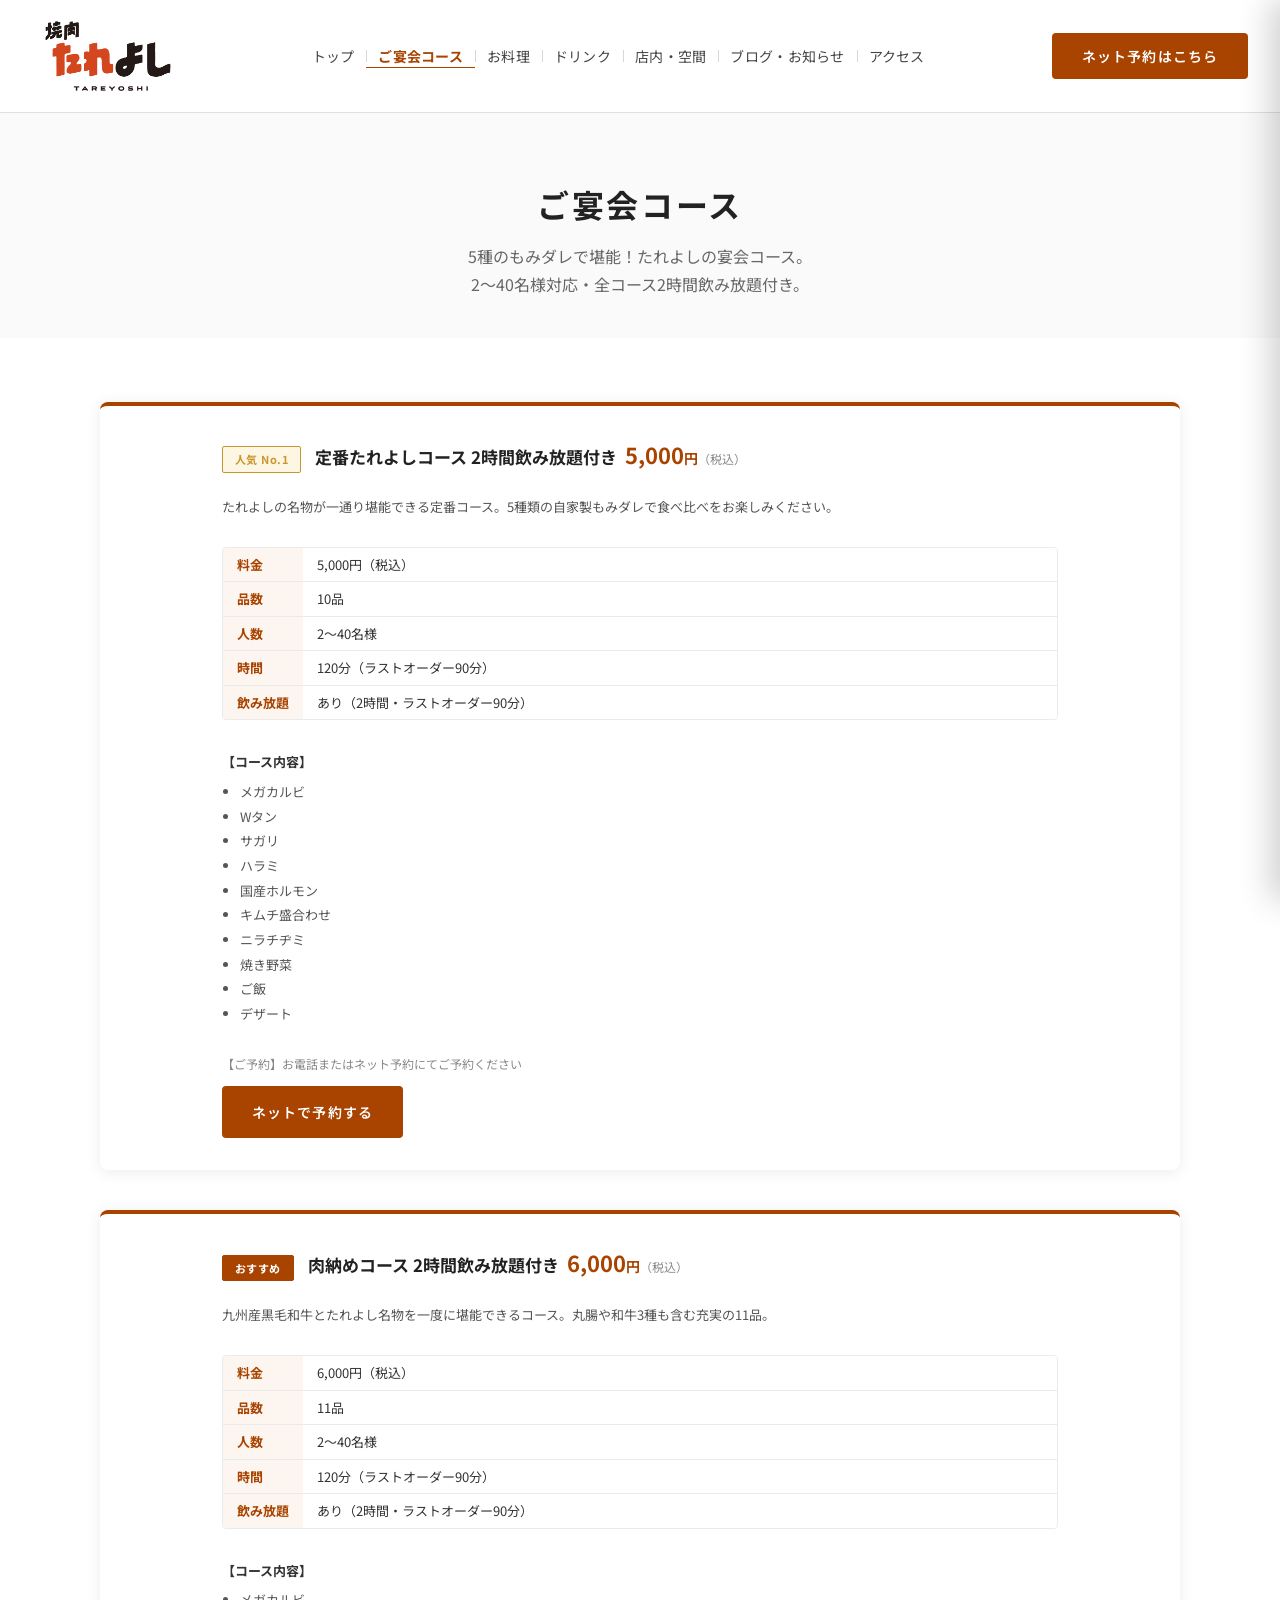
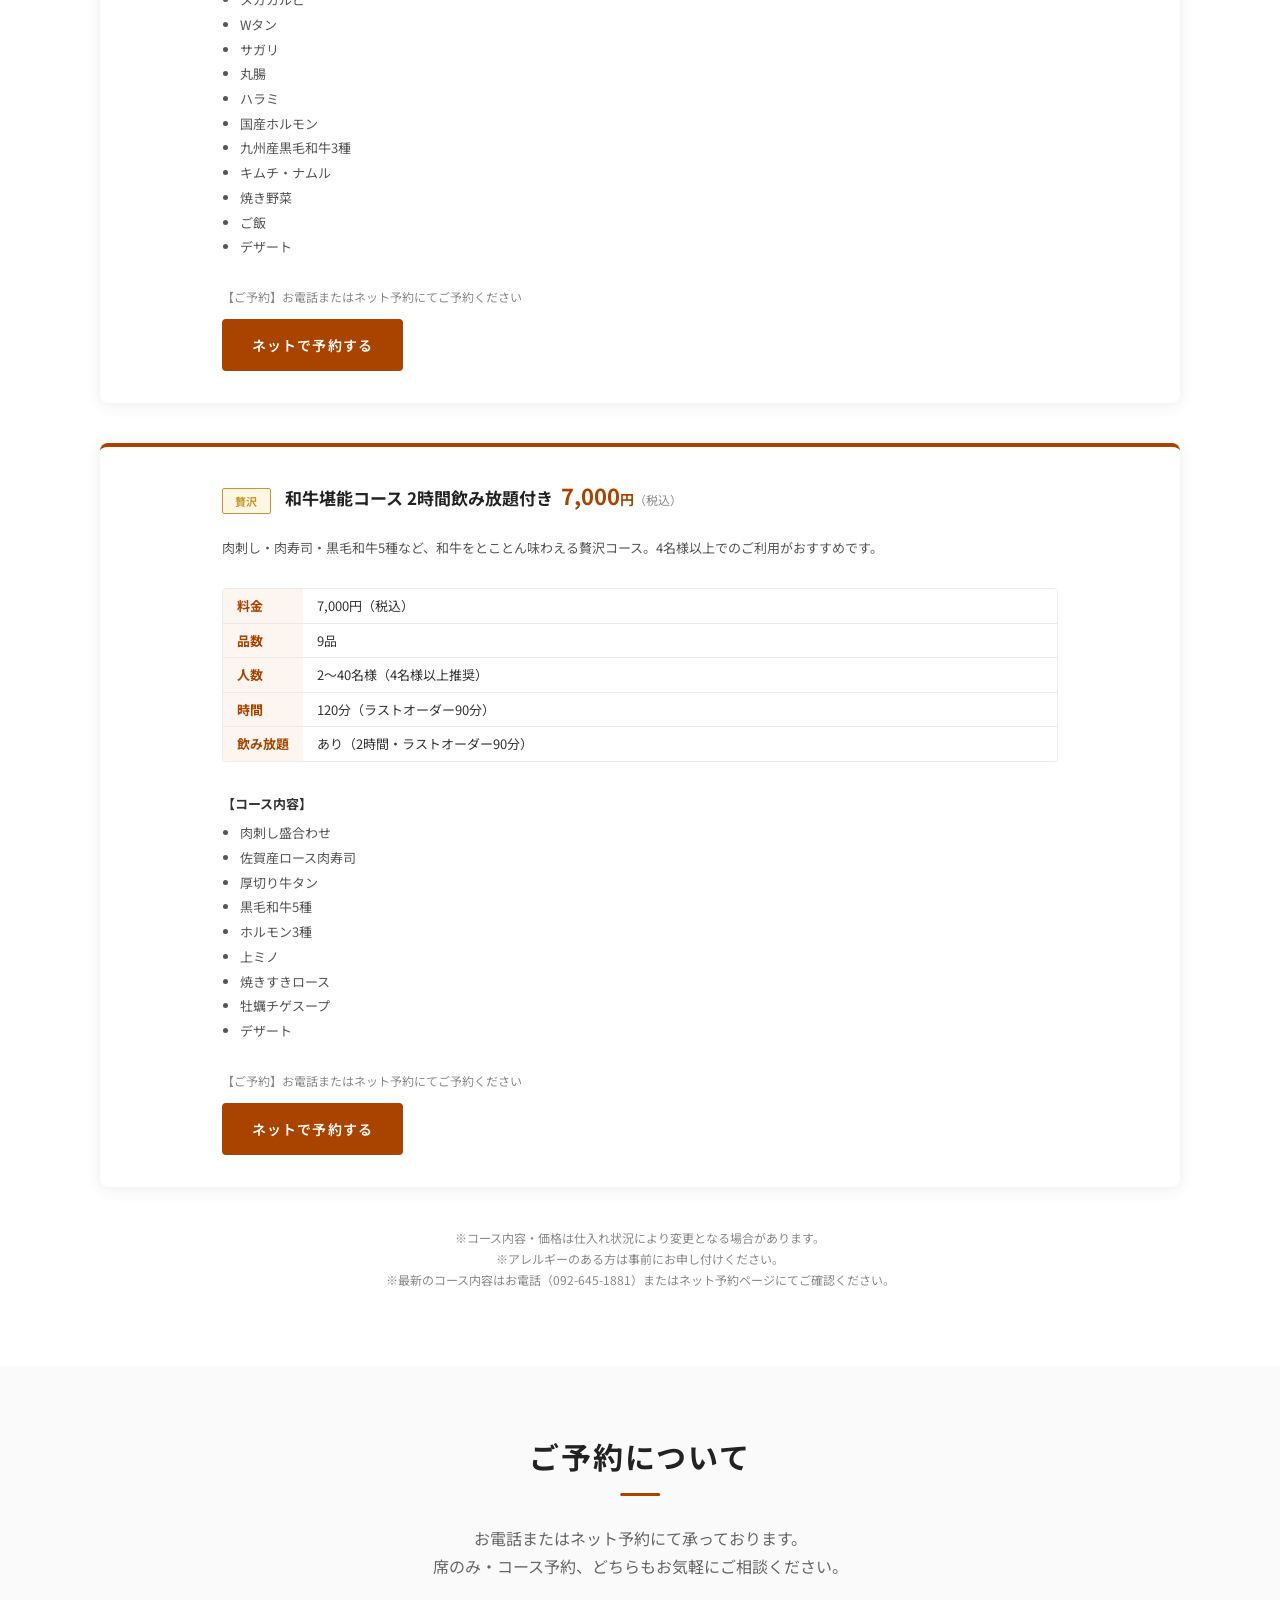
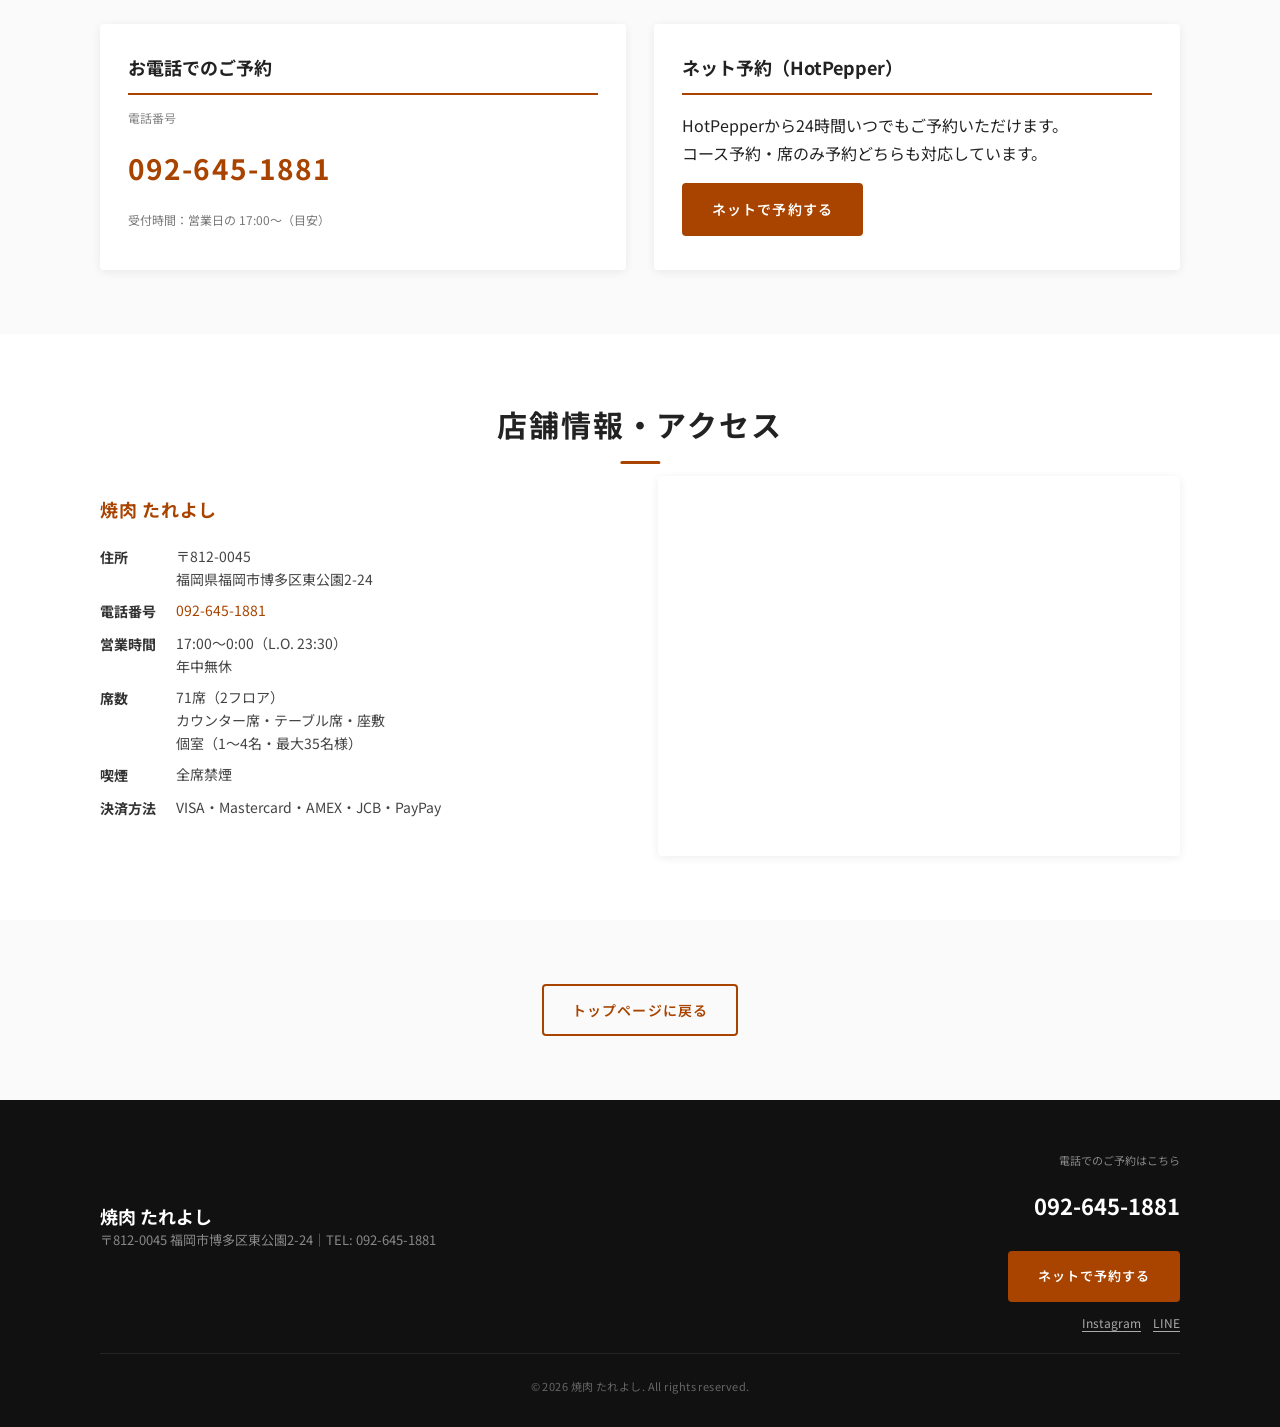
<file: course.html>
<!DOCTYPE html>
<html lang="ja">
<head>
<meta charset="UTF-8">
<title>ご宴会コース｜焼肉 たれよし</title>
<meta name="viewport" content="width=device-width, initial-scale=1">
<meta name="description" content="焼肉 たれよしの宴会コース。5,000円〜の飲み放題付きコースを3プランご用意。2名様〜最大40名様。博多区東公園の焼肉店。">
<link rel="icon" href="./images/tareyoshi_icon.png">
<link rel="preconnect" href="https://fonts.googleapis.com">
<link rel="preconnect" href="https://fonts.gstatic.com" crossorigin>
<link href="https://fonts.googleapis.com/css2?family=Noto+Sans+JP:wght@400;500;700&display=swap" rel="stylesheet">
<link rel="stylesheet" href="./style.css">
<meta property="og:type" content="website">
<meta property="og:title" content="ご宴会コース｜焼肉 たれよし">
<meta property="og:description" content="5,000円〜の飲み放題付きコースを3プランご用意。2名〜40名様対応。">
<meta property="og:url" content="https://tareyoshi-yoshizuka.com/course.html">
<link rel="canonical" href="https://tareyoshi-yoshizuka.com/course.html">
<!-- Google tag (gtag.js) -->
<script async src="https://www.googletagmanager.com/gtag/js?id=G-LRVBZMYE8E"></script>
<script>
  window.dataLayer = window.dataLayer || [];
  function gtag(){dataLayer.push(arguments);}
  gtag('js', new Date());
  gtag('config', 'G-LRVBZMYE8E');
</script>
</head>

<body data-page="course">
<div id="shared-header"></div>

<main id="main">

  <section class="section page-head">
    <div class="section-inner">
      <h1 class="page-title">ご宴会コース</h1>
      <p class="page-lead">5種のもみダレで堪能！たれよしの宴会コース。<br>2〜40名様対応・全コース2時間飲み放題付き。</p>
    </div>
  </section>

  <section class="section course">
    <div class="section-inner">

      <!-- コース1：定番たれよしコース -->
      <article class="course-row course-row--no-img">
        <div class="course-row__body">
          <h2 class="course-row__title">
            <span class="badge badge-gold" style="margin-right:10px;vertical-align:middle;">人気 No.1</span>
            定番たれよしコース 2時間飲み放題付き
            <span class="course-row__price">5,000<small>円</small><span class="price-tax">（税込）</span></span>
          </h2>
          <p class="course-row__desc">たれよしの名物が一通り堪能できる定番コース。5種類の自家製もみダレで食べ比べをお楽しみください。</p>

          <dl class="course-specs">
            <div class="course-specs__row"><dt>料金</dt><dd>5,000円（税込）</dd></div>
            <div class="course-specs__row"><dt>品数</dt><dd>10品</dd></div>
            <div class="course-specs__row"><dt>人数</dt><dd>2〜40名様</dd></div>
            <div class="course-specs__row"><dt>時間</dt><dd>120分（ラストオーダー90分）</dd></div>
            <div class="course-specs__row"><dt>飲み放題</dt><dd>あり（2時間・ラストオーダー90分）</dd></div>
          </dl>

          <div class="course-row__items">
            <p class="course-items-label">【コース内容】</p>
            <ul>
              <li>メガカルビ</li>
              <li>Wタン</li>
              <li>サガリ</li>
              <li>ハラミ</li>
              <li>国産ホルモン</li>
              <li>キムチ盛合わせ</li>
              <li>ニラチヂミ</li>
              <li>焼き野菜</li>
              <li>ご飯</li>
              <li>デザート</li>
            </ul>
          </div>

          <p class="course-reserve-note">【ご予約】お電話またはネット予約にてご予約ください</p>
          <a href="https://www.hotpepper.jp/strJ001279524/yoyaku/hpds" target="_blank" rel="noopener" class="btn-primary course-row__btn">ネットで予約する</a>
        </div>
      </article>

      <!-- コース2：肉納めコース -->
      <article class="course-row course-row--no-img">
        <div class="course-row__body">
          <h2 class="course-row__title">
            <span class="badge badge-red" style="margin-right:10px;vertical-align:middle;">おすすめ</span>
            肉納めコース 2時間飲み放題付き
            <span class="course-row__price">6,000<small>円</small><span class="price-tax">（税込）</span></span>
          </h2>
          <p class="course-row__desc">九州産黒毛和牛とたれよし名物を一度に堪能できるコース。丸腸や和牛3種も含む充実の11品。</p>

          <dl class="course-specs">
            <div class="course-specs__row"><dt>料金</dt><dd>6,000円（税込）</dd></div>
            <div class="course-specs__row"><dt>品数</dt><dd>11品</dd></div>
            <div class="course-specs__row"><dt>人数</dt><dd>2〜40名様</dd></div>
            <div class="course-specs__row"><dt>時間</dt><dd>120分（ラストオーダー90分）</dd></div>
            <div class="course-specs__row"><dt>飲み放題</dt><dd>あり（2時間・ラストオーダー90分）</dd></div>
          </dl>

          <div class="course-row__items">
            <p class="course-items-label">【コース内容】</p>
            <ul>
              <li>メガカルビ</li>
              <li>Wタン</li>
              <li>サガリ</li>
              <li>丸腸</li>
              <li>ハラミ</li>
              <li>国産ホルモン</li>
              <li>九州産黒毛和牛3種</li>
              <li>キムチ・ナムル</li>
              <li>焼き野菜</li>
              <li>ご飯</li>
              <li>デザート</li>
            </ul>
          </div>

          <p class="course-reserve-note">【ご予約】お電話またはネット予約にてご予約ください</p>
          <a href="https://www.hotpepper.jp/strJ001279524/yoyaku/hpds" target="_blank" rel="noopener" class="btn-primary course-row__btn">ネットで予約する</a>
        </div>
      </article>

      <!-- コース3：和牛堪能コース -->
      <article class="course-row course-row--no-img">
        <div class="course-row__body">
          <h2 class="course-row__title">
            <span class="badge badge-gold" style="margin-right:10px;vertical-align:middle;">贅沢</span>
            和牛堪能コース 2時間飲み放題付き
            <span class="course-row__price">7,000<small>円</small><span class="price-tax">（税込）</span></span>
          </h2>
          <p class="course-row__desc">肉刺し・肉寿司・黒毛和牛5種など、和牛をとことん味わえる贅沢コース。4名様以上でのご利用がおすすめです。</p>

          <dl class="course-specs">
            <div class="course-specs__row"><dt>料金</dt><dd>7,000円（税込）</dd></div>
            <div class="course-specs__row"><dt>品数</dt><dd>9品</dd></div>
            <div class="course-specs__row"><dt>人数</dt><dd>2〜40名様（4名様以上推奨）</dd></div>
            <div class="course-specs__row"><dt>時間</dt><dd>120分（ラストオーダー90分）</dd></div>
            <div class="course-specs__row"><dt>飲み放題</dt><dd>あり（2時間・ラストオーダー90分）</dd></div>
          </dl>

          <div class="course-row__items">
            <p class="course-items-label">【コース内容】</p>
            <ul>
              <li>肉刺し盛合わせ</li>
              <li>佐賀産ロース肉寿司</li>
              <li>厚切り牛タン</li>
              <li>黒毛和牛5種</li>
              <li>ホルモン3種</li>
              <li>上ミノ</li>
              <li>焼きすきロース</li>
              <li>牡蠣チゲスープ</li>
              <li>デザート</li>
            </ul>
          </div>

          <p class="course-reserve-note">【ご予約】お電話またはネット予約にてご予約ください</p>
          <a href="https://www.hotpepper.jp/strJ001279524/yoyaku/hpds" target="_blank" rel="noopener" class="btn-primary course-row__btn">ネットで予約する</a>
        </div>
      </article>

      <p class="course-note">
        ※コース内容・価格は仕入れ状況により変更となる場合があります。<br>
        ※アレルギーのある方は事前にお申し付けください。<br>
        ※最新のコース内容はお電話（092-645-1881）またはネット予約ページにてご確認ください。
      </p>

    </div>
  </section>

  <div id="shared-bottom"></div>
  <a href="#" class="page-top" aria-label="ページの先頭へ"><svg xmlns="http://www.w3.org/2000/svg" width="22" height="22" viewBox="0 0 24 24" fill="none" stroke="currentColor" stroke-width="2.5" stroke-linecap="round" stroke-linejoin="round"><polyline points="18 15 12 9 6 15"/></svg></a>

</main>

<script src="./common.js"></script>
</body>
</html>
</file>
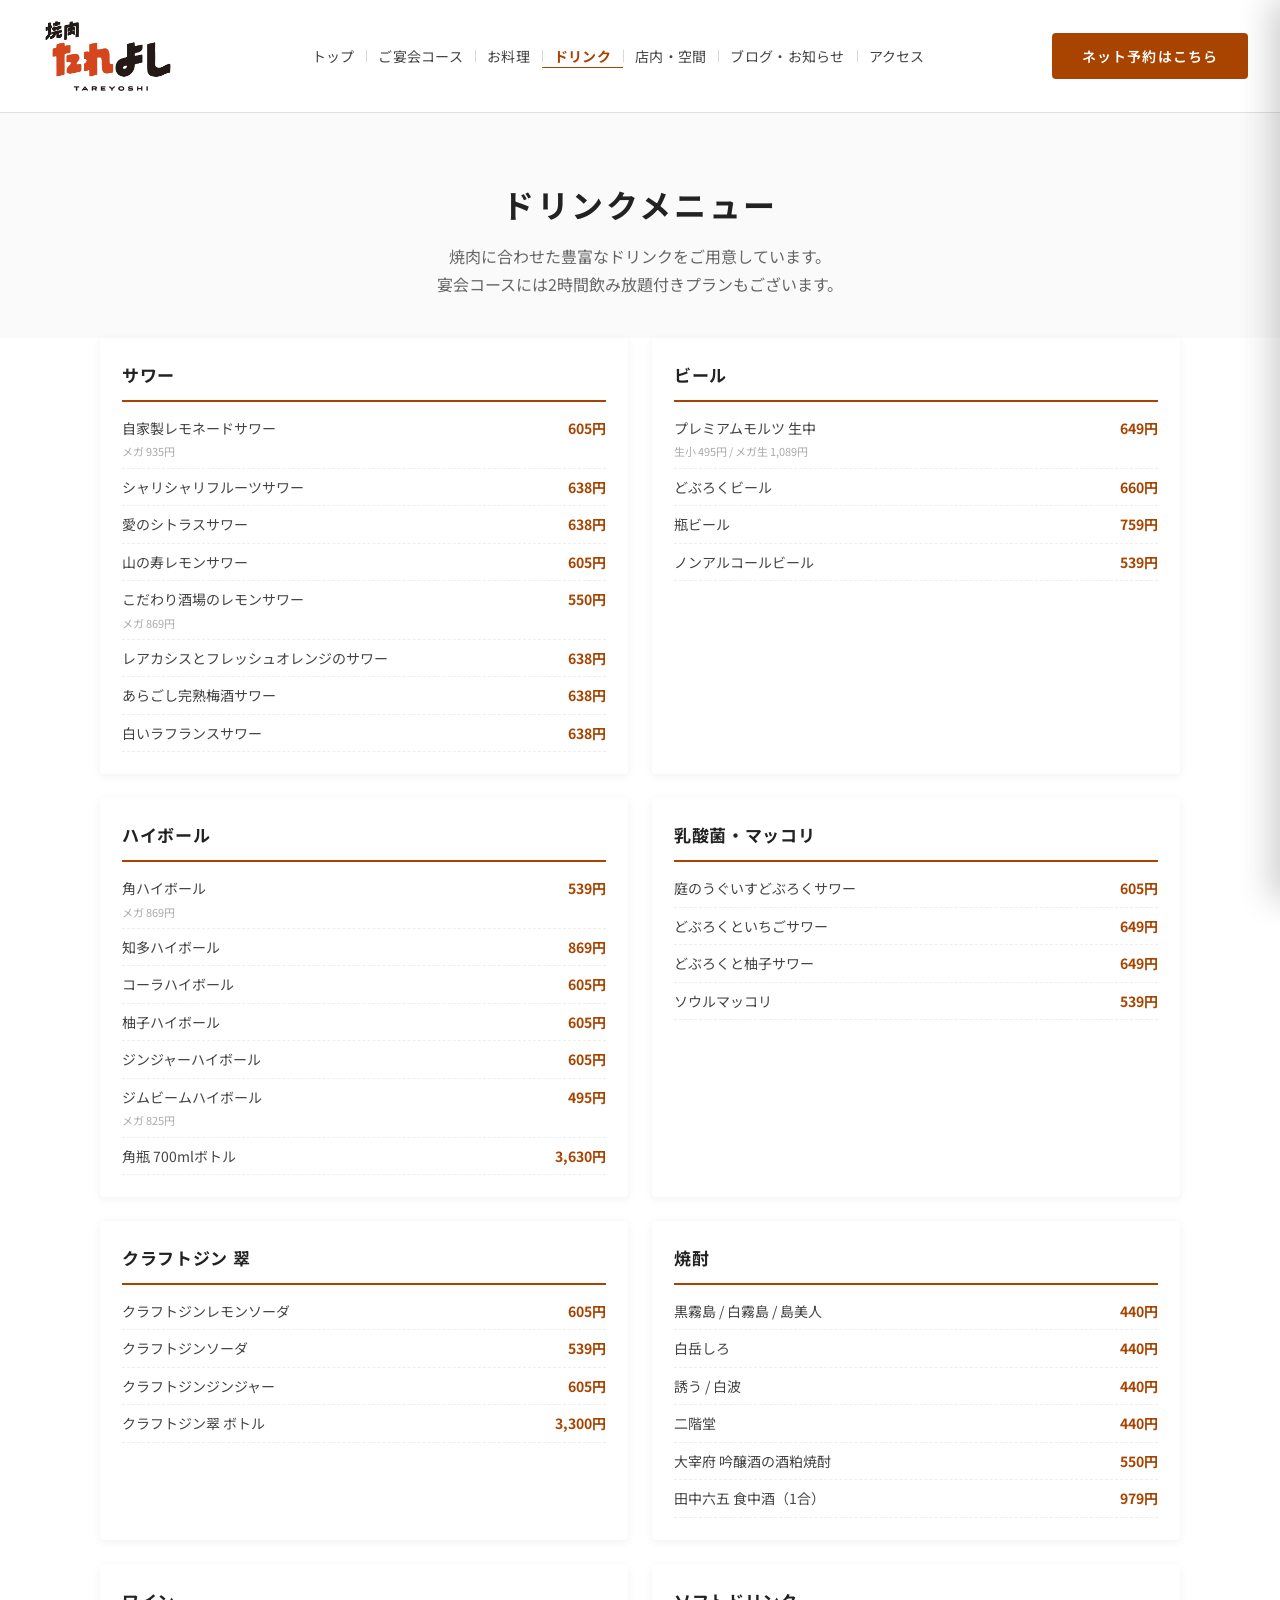
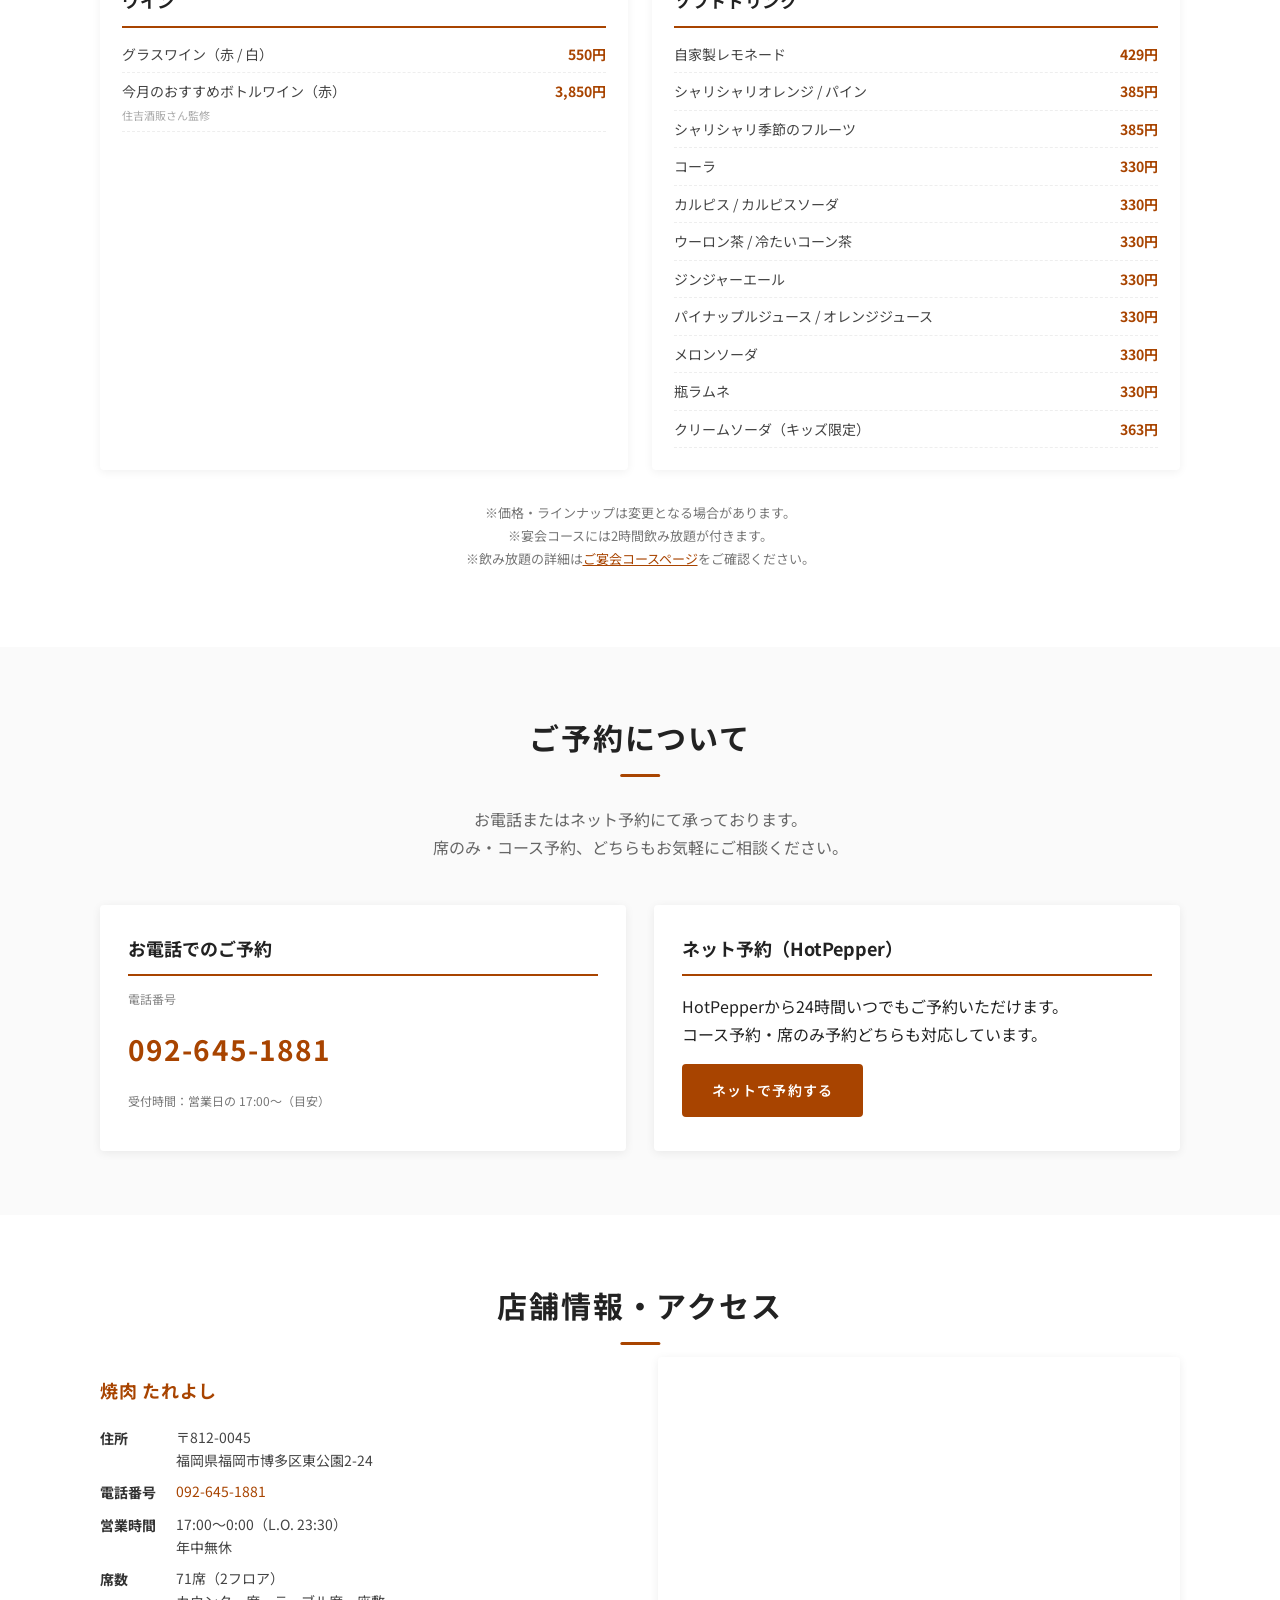
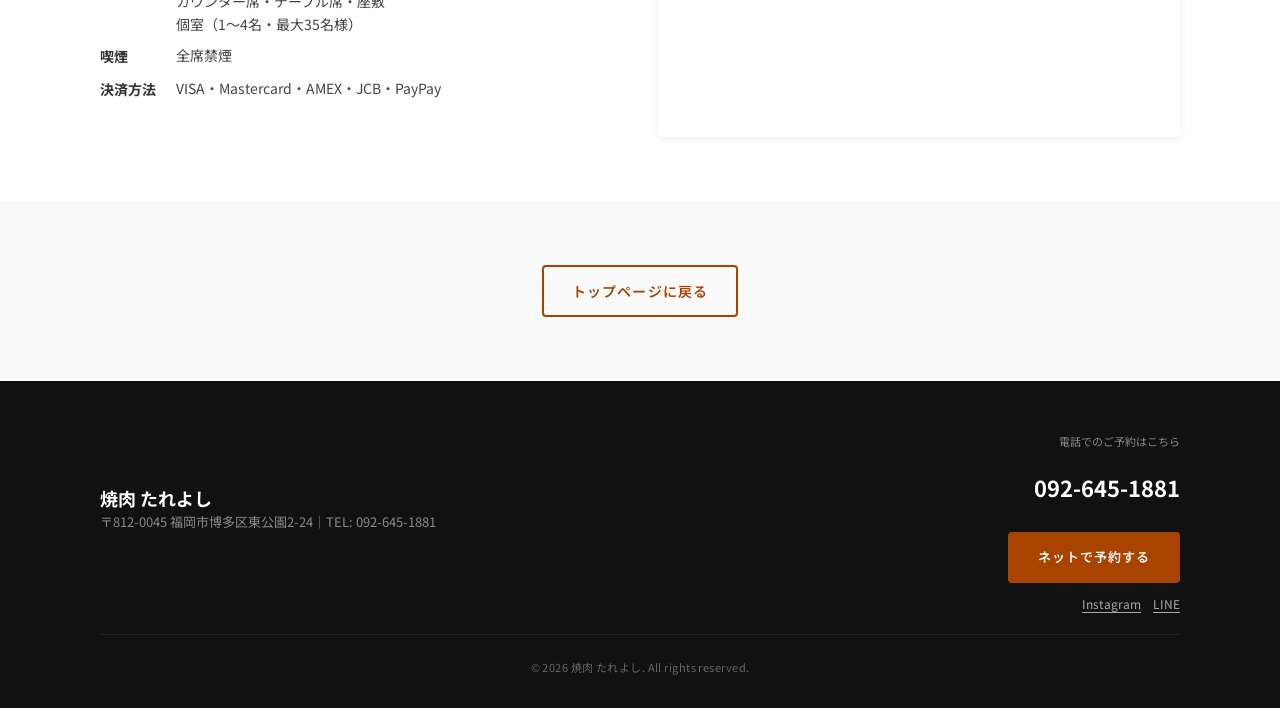
<file: drink.html>
<!DOCTYPE html>
<html lang="ja">
<head>
<meta charset="UTF-8">
<title>ドリンクメニュー｜焼肉 たれよし</title>
<meta name="viewport" content="width=device-width, initial-scale=1">
<meta name="description" content="焼肉 たれよしのドリンクメニュー。自家製レモネードサワー・どぶろくビール・クラフトジン翠・焼酎・ワインなど豊富にご用意。宴会コースには飲み放題あり。">
<link rel="icon" href="./images/tareyoshi_icon.png">
<link rel="preconnect" href="https://fonts.googleapis.com">
<link rel="preconnect" href="https://fonts.gstatic.com" crossorigin>
<link href="https://fonts.googleapis.com/css2?family=Noto+Sans+JP:wght@400;500;700&display=swap" rel="stylesheet">
<link rel="stylesheet" href="./style.css">
<meta property="og:type" content="website">
<meta property="og:title" content="ドリンクメニュー｜焼肉 たれよし">
<meta property="og:url" content="https://tareyoshi-yoshizuka.com/drink.html">
<link rel="canonical" href="https://tareyoshi-yoshizuka.com/drink.html">
<!-- Google tag (gtag.js) -->
<script async src="https://www.googletagmanager.com/gtag/js?id=G-LRVBZMYE8E"></script>
<script>
  window.dataLayer = window.dataLayer || [];
  function gtag(){dataLayer.push(arguments);}
  gtag('js', new Date());
  gtag('config', 'G-LRVBZMYE8E');
</script>
</head>

<body data-page="drink">
<div id="shared-header"></div>

<main id="main">

  <section class="section page-head">
    <div class="section-inner">
      <h1 class="page-title">ドリンクメニュー</h1>
      <p class="page-lead">
        焼肉に合わせた豊富なドリンクをご用意しています。<br>
        宴会コースには2時間飲み放題付きプランもございます。
      </p>
    </div>
  </section>

  <section class="section" style="background:#fff; padding-top:0;">
    <div class="section-inner">
      <div class="drinkcat-grid">

        <!-- サワー -->
        <div class="drinkcat-card">
          <h3 class="drinkcat-title">サワー</h3>
          <ul class="drinkcat-list">
            <li><span>自家製レモネードサワー<span class="drinkcat-sub">メガ 935円</span></span><span class="price">605円</span></li>
            <li><span>シャリシャリフルーツサワー</span><span class="price">638円</span></li>
            <li><span>愛のシトラスサワー</span><span class="price">638円</span></li>
            <li><span>山の寿レモンサワー</span><span class="price">605円</span></li>
            <li><span>こだわり酒場のレモンサワー<span class="drinkcat-sub">メガ 869円</span></span><span class="price">550円</span></li>
            <li><span>レアカシスとフレッシュオレンジのサワー</span><span class="price">638円</span></li>
            <li><span>あらごし完熟梅酒サワー</span><span class="price">638円</span></li>
            <li><span>白いラフランスサワー</span><span class="price">638円</span></li>
          </ul>
        </div>

        <!-- ビール -->
        <div class="drinkcat-card">
          <h3 class="drinkcat-title">ビール</h3>
          <ul class="drinkcat-list">
            <li><span>プレミアムモルツ 生中<span class="drinkcat-sub">生小 495円 / メガ生 1,089円</span></span><span class="price">649円</span></li>
            <li><span>どぶろくビール</span><span class="price">660円</span></li>
            <li><span>瓶ビール</span><span class="price">759円</span></li>
            <li><span>ノンアルコールビール</span><span class="price">539円</span></li>
          </ul>
        </div>

        <!-- ハイボール -->
        <div class="drinkcat-card">
          <h3 class="drinkcat-title">ハイボール</h3>
          <ul class="drinkcat-list">
            <li><span>角ハイボール<span class="drinkcat-sub">メガ 869円</span></span><span class="price">539円</span></li>
            <li><span>知多ハイボール</span><span class="price">869円</span></li>
            <li><span>コーラハイボール</span><span class="price">605円</span></li>
            <li><span>柚子ハイボール</span><span class="price">605円</span></li>
            <li><span>ジンジャーハイボール</span><span class="price">605円</span></li>
            <li><span>ジムビームハイボール<span class="drinkcat-sub">メガ 825円</span></span><span class="price">495円</span></li>
            <li><span>角瓶 700mlボトル</span><span class="price">3,630円</span></li>
          </ul>
        </div>

        <!-- 乳酸菌・マッコリ -->
        <div class="drinkcat-card">
          <h3 class="drinkcat-title">乳酸菌・マッコリ</h3>
          <ul class="drinkcat-list">
            <li><span>庭のうぐいすどぶろくサワー</span><span class="price">605円</span></li>
            <li><span>どぶろくといちごサワー</span><span class="price">649円</span></li>
            <li><span>どぶろくと柚子サワー</span><span class="price">649円</span></li>
            <li><span>ソウルマッコリ</span><span class="price">539円</span></li>
          </ul>
        </div>

        <!-- クラフトジン翠 -->
        <div class="drinkcat-card">
          <h3 class="drinkcat-title">クラフトジン 翠</h3>
          <ul class="drinkcat-list">
            <li><span>クラフトジンレモンソーダ</span><span class="price">605円</span></li>
            <li><span>クラフトジンソーダ</span><span class="price">539円</span></li>
            <li><span>クラフトジンジンジャー</span><span class="price">605円</span></li>
            <li><span>クラフトジン翠 ボトル</span><span class="price">3,300円</span></li>
          </ul>
        </div>

        <!-- 焼酎 -->
        <div class="drinkcat-card">
          <h3 class="drinkcat-title">焼酎</h3>
          <ul class="drinkcat-list">
            <li><span>黒霧島 / 白霧島 / 島美人</span><span class="price">440円</span></li>
            <li><span>白岳しろ</span><span class="price">440円</span></li>
            <li><span>誘う / 白波</span><span class="price">440円</span></li>
            <li><span>二階堂</span><span class="price">440円</span></li>
            <li><span>大宰府 吟醸酒の酒粕焼酎</span><span class="price">550円</span></li>
            <li><span>田中六五 食中酒（1合）</span><span class="price">979円</span></li>
          </ul>
        </div>

        <!-- ワイン -->
        <div class="drinkcat-card">
          <h3 class="drinkcat-title">ワイン</h3>
          <ul class="drinkcat-list">
            <li><span>グラスワイン（赤 / 白）</span><span class="price">550円</span></li>
            <li><span>今月のおすすめボトルワイン（赤）<span class="drinkcat-sub">住吉酒販さん監修</span></span><span class="price">3,850円</span></li>
          </ul>
        </div>

        <!-- ソフトドリンク -->
        <div class="drinkcat-card">
          <h3 class="drinkcat-title">ソフトドリンク</h3>
          <ul class="drinkcat-list">
            <li><span>自家製レモネード</span><span class="price">429円</span></li>
            <li><span>シャリシャリオレンジ / パイン</span><span class="price">385円</span></li>
            <li><span>シャリシャリ季節のフルーツ</span><span class="price">385円</span></li>
            <li><span>コーラ</span><span class="price">330円</span></li>
            <li><span>カルピス / カルピスソーダ</span><span class="price">330円</span></li>
            <li><span>ウーロン茶 / 冷たいコーン茶</span><span class="price">330円</span></li>
            <li><span>ジンジャーエール</span><span class="price">330円</span></li>
            <li><span>パイナップルジュース / オレンジジュース</span><span class="price">330円</span></li>
            <li><span>メロンソーダ</span><span class="price">330円</span></li>
            <li><span>瓶ラムネ</span><span class="price">330円</span></li>
            <li><span>クリームソーダ（キッズ限定）</span><span class="price">363円</span></li>
          </ul>
        </div>

      </div>

      <p class="mp-note" style="margin-top:32px;">
        ※価格・ラインナップは変更となる場合があります。<br>
        ※宴会コースには2時間飲み放題が付きます。<br>
        ※飲み放題の詳細は<a href="/course.html" style="color:var(--primary); text-decoration:underline;">ご宴会コースページ</a>をご確認ください。
      </p>
    </div>
  </section>

  <div id="shared-bottom"></div>
  <a href="#" class="page-top" aria-label="ページの先頭へ"><svg xmlns="http://www.w3.org/2000/svg" width="22" height="22" viewBox="0 0 24 24" fill="none" stroke="currentColor" stroke-width="2.5" stroke-linecap="round" stroke-linejoin="round"><polyline points="18 15 12 9 6 15"/></svg></a>

</main>

<script src="./common.js"></script>
</body>
</html>
</file>
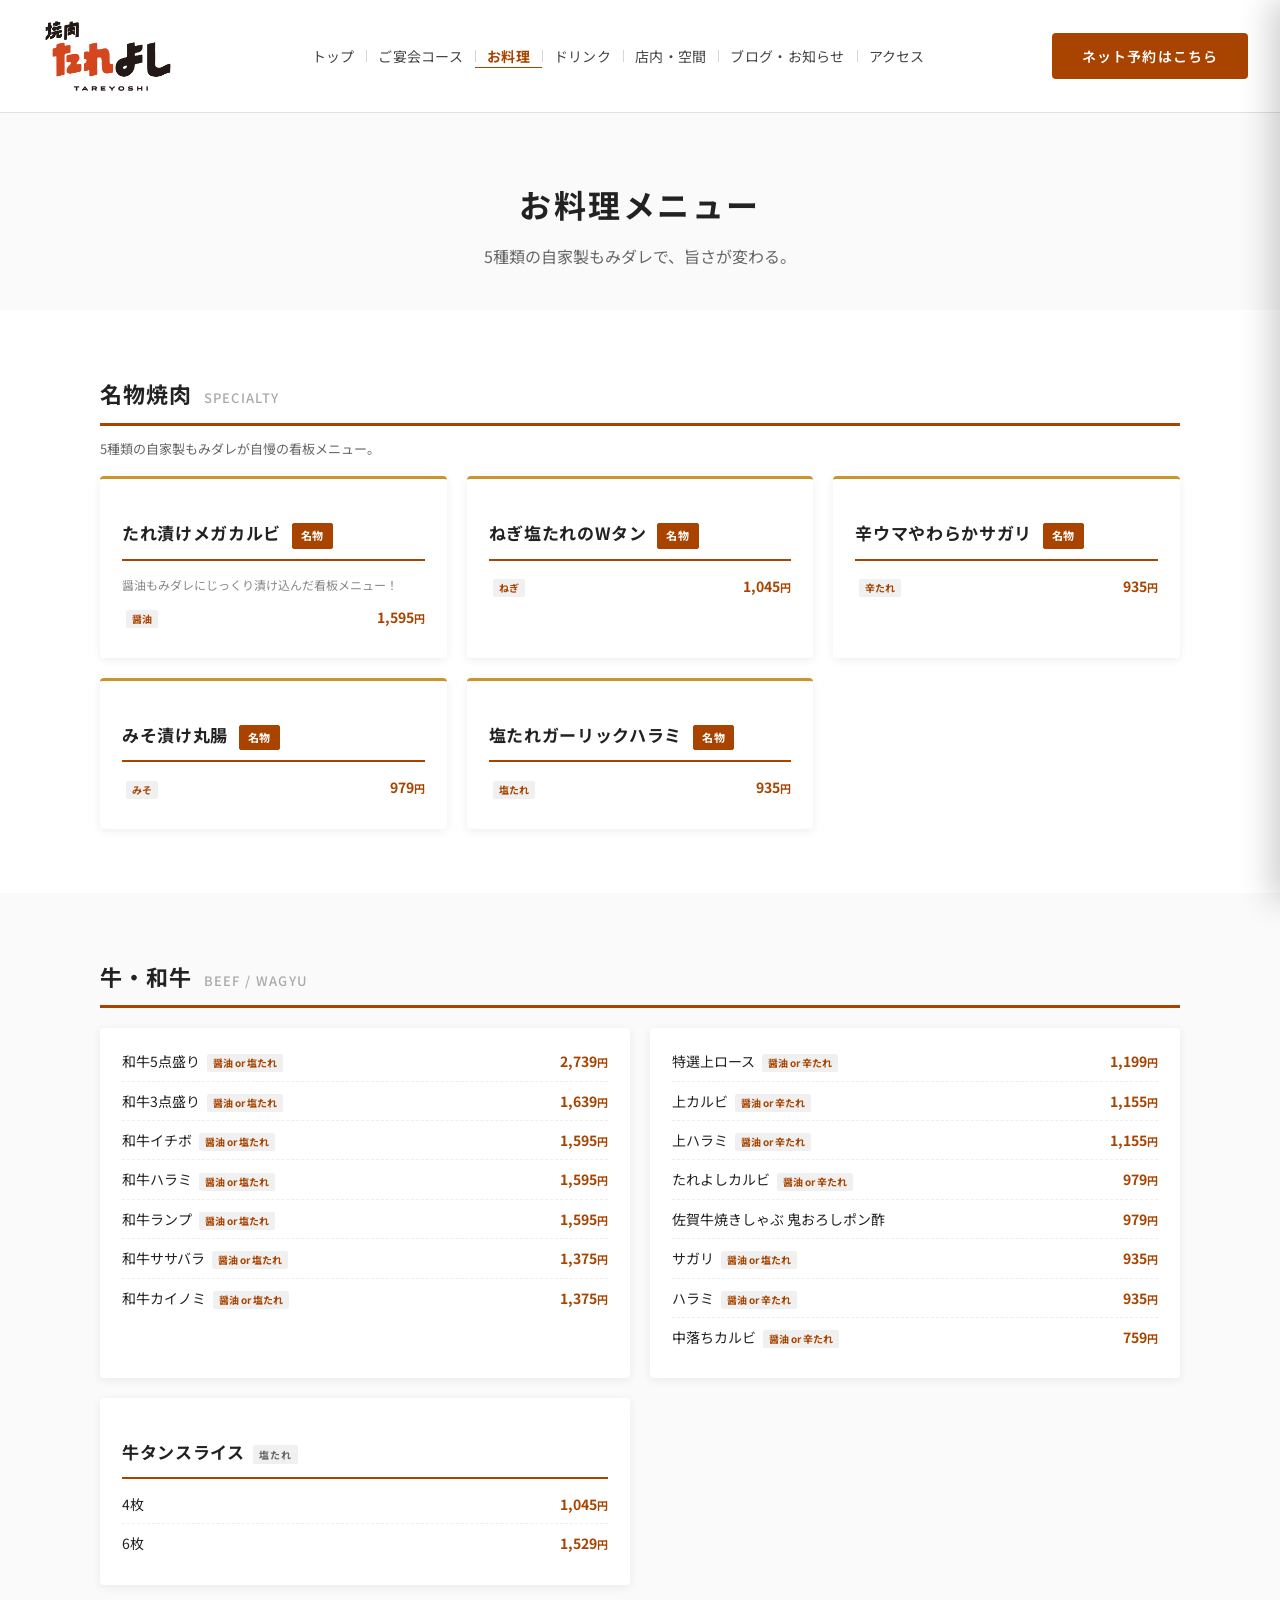
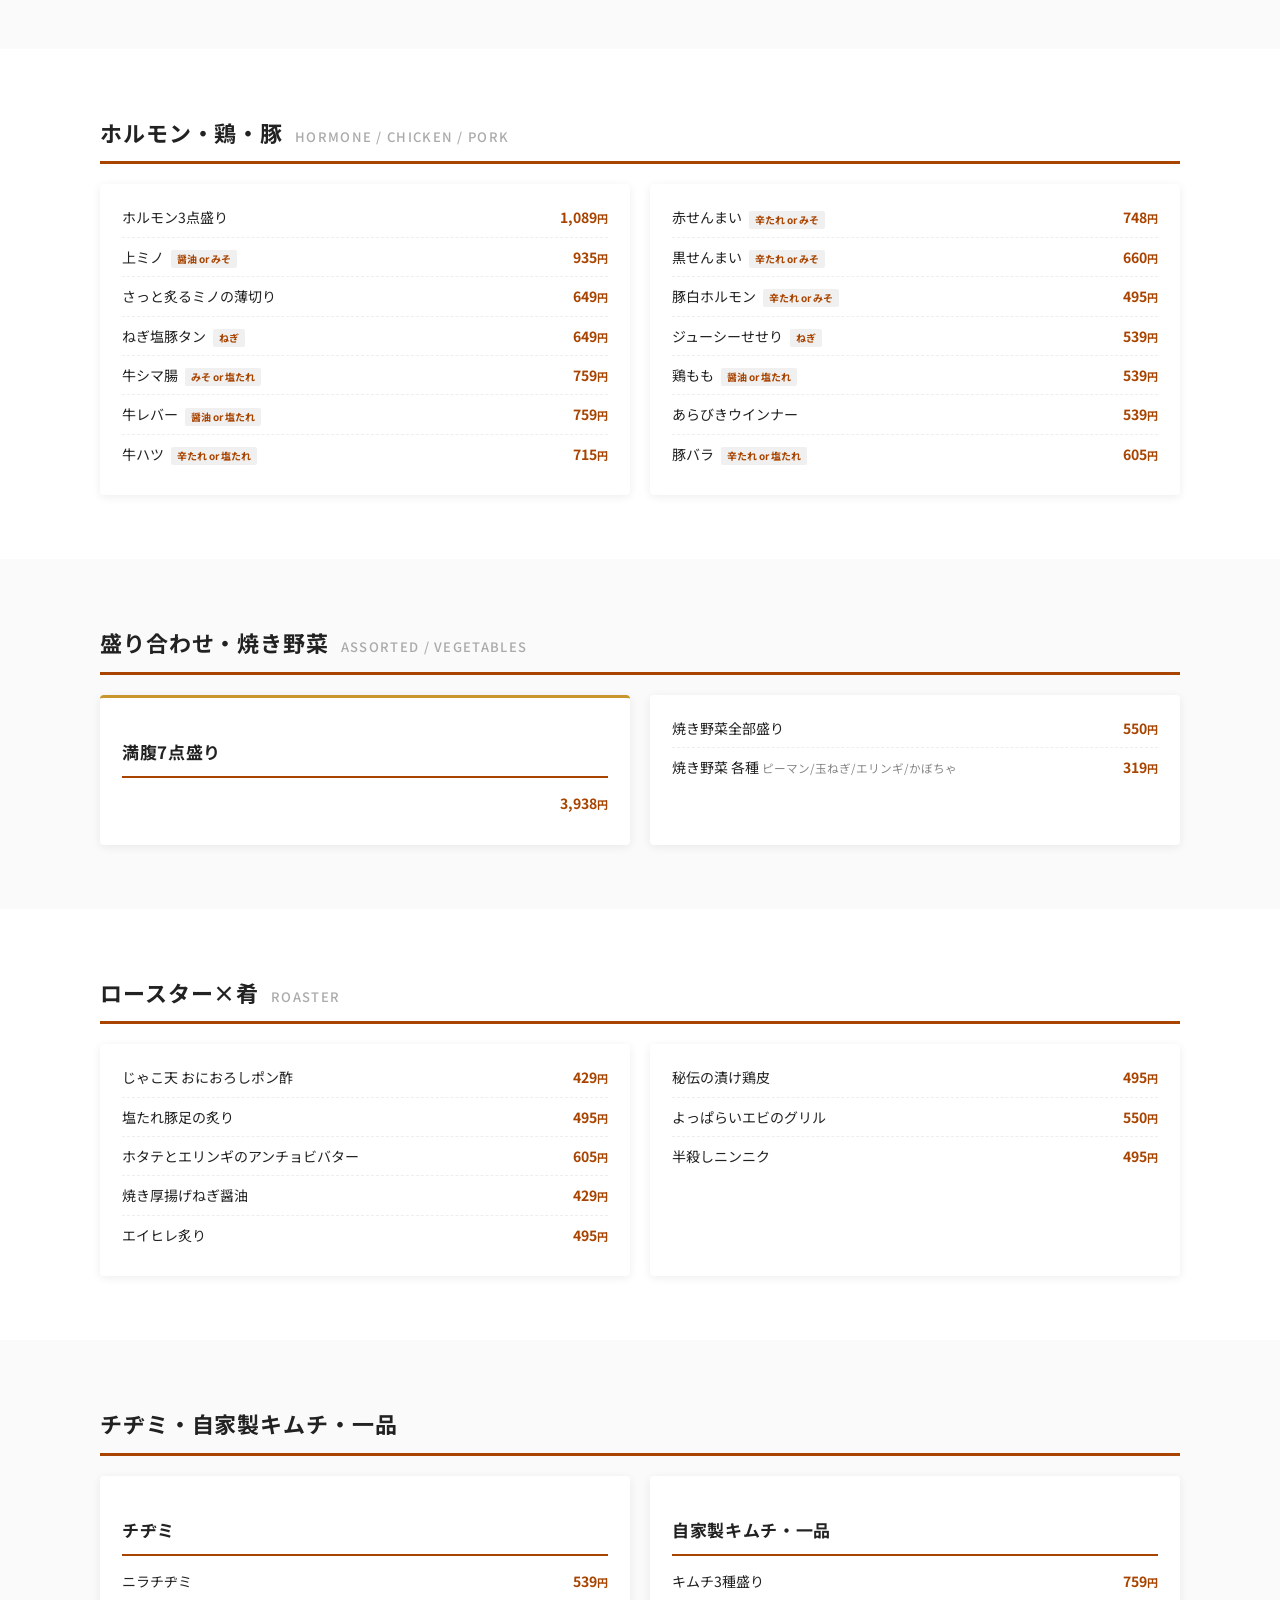
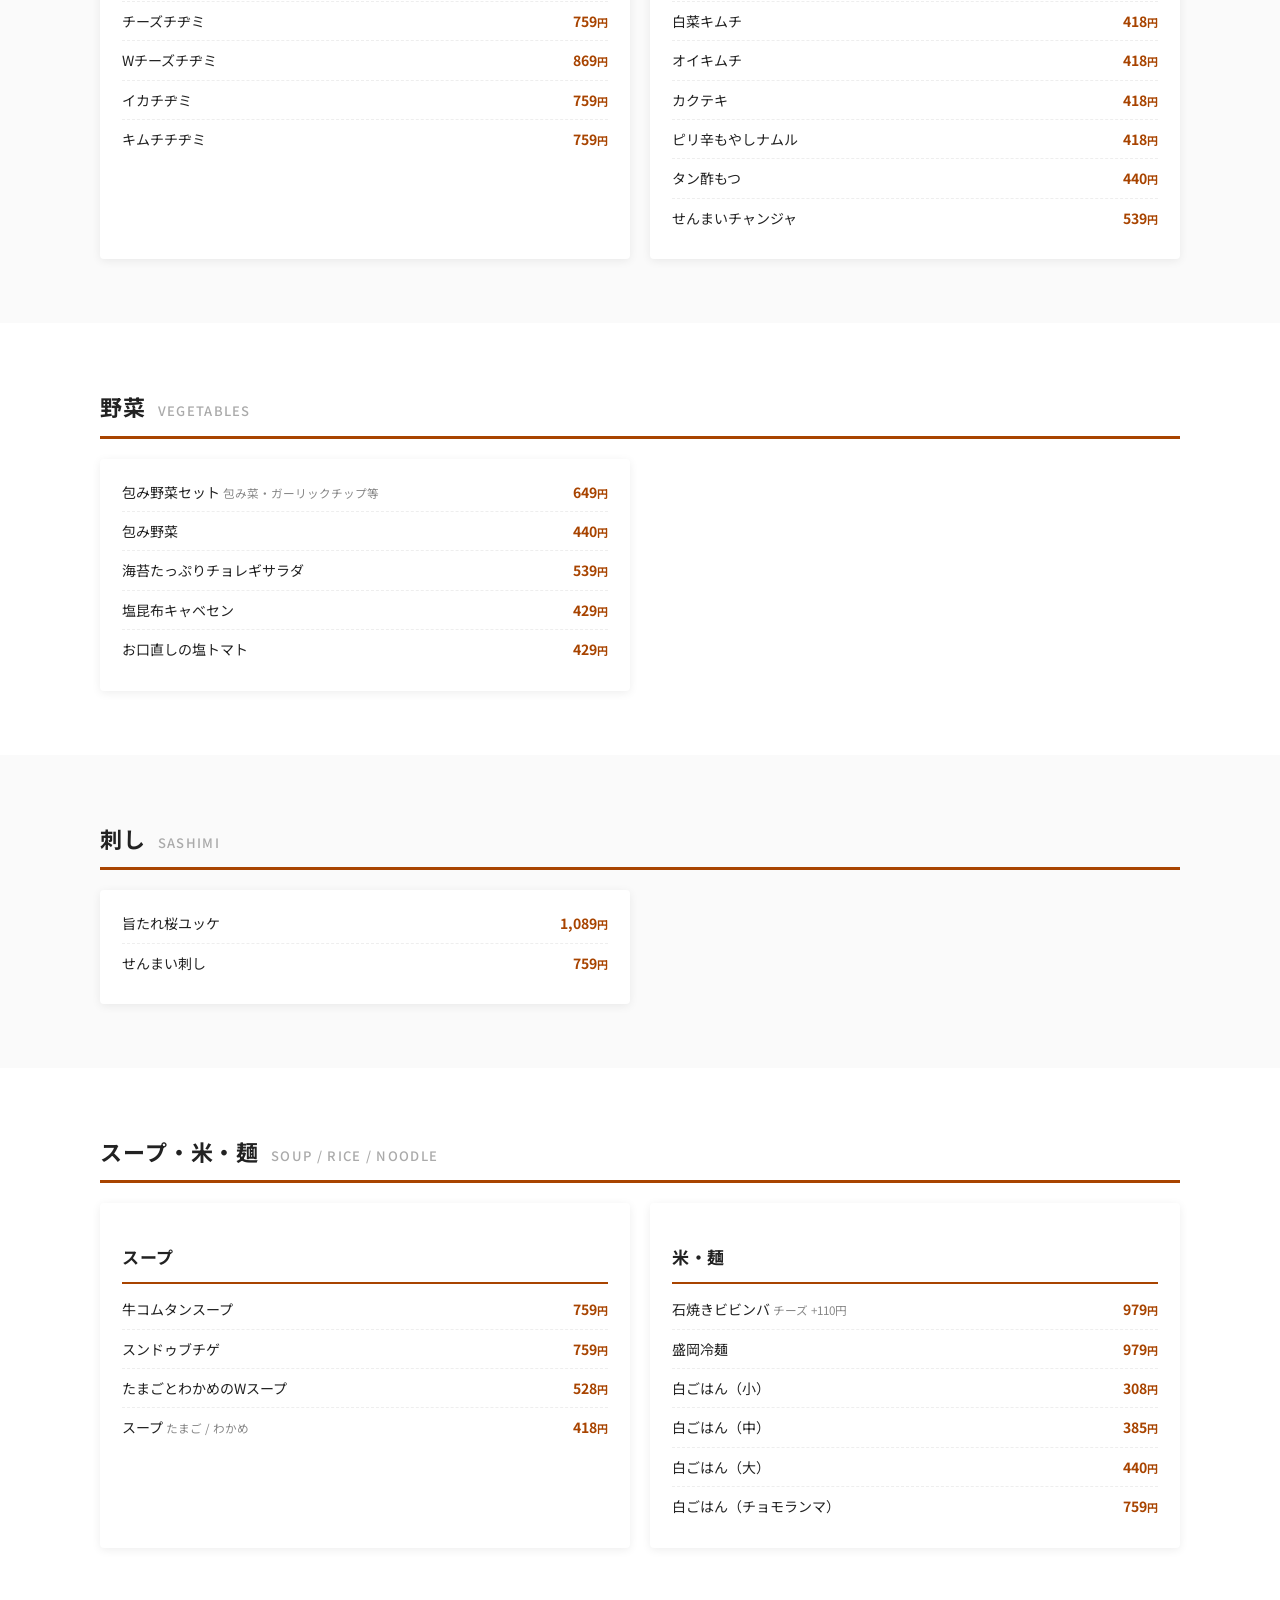
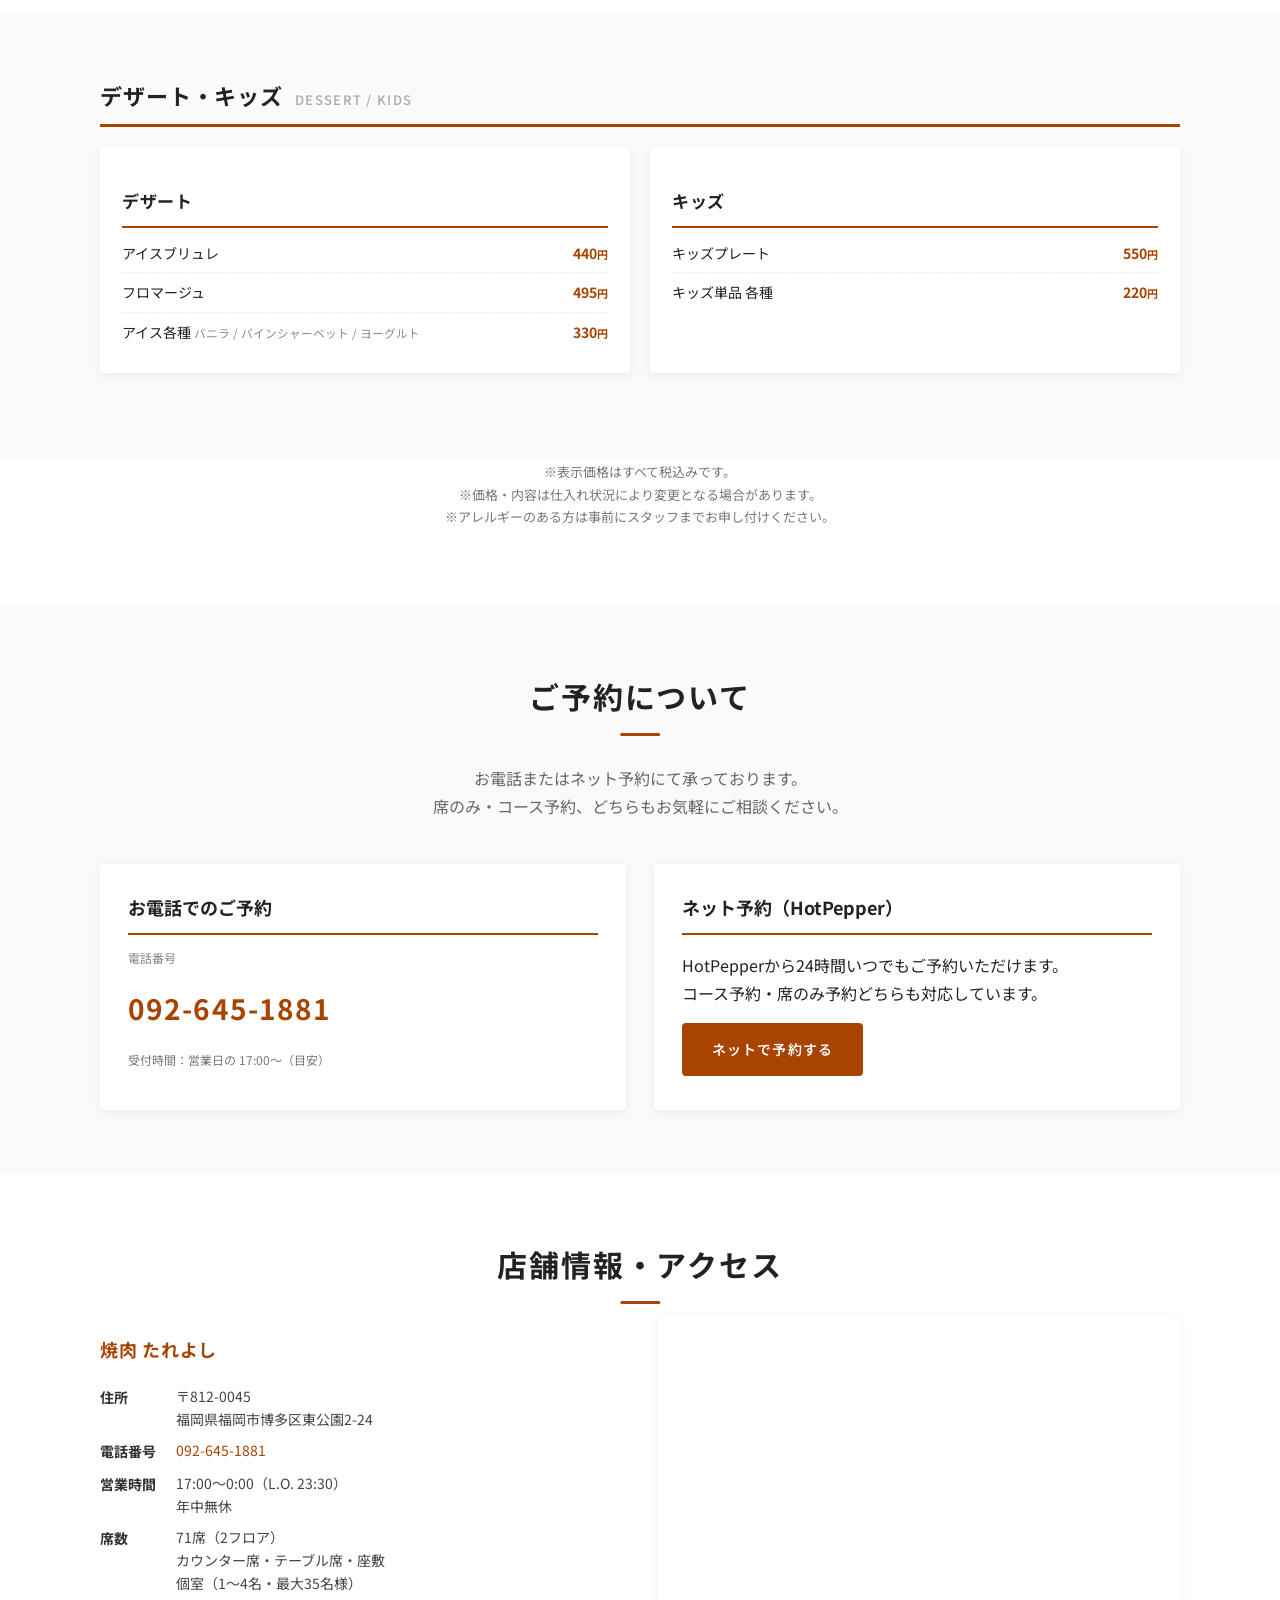
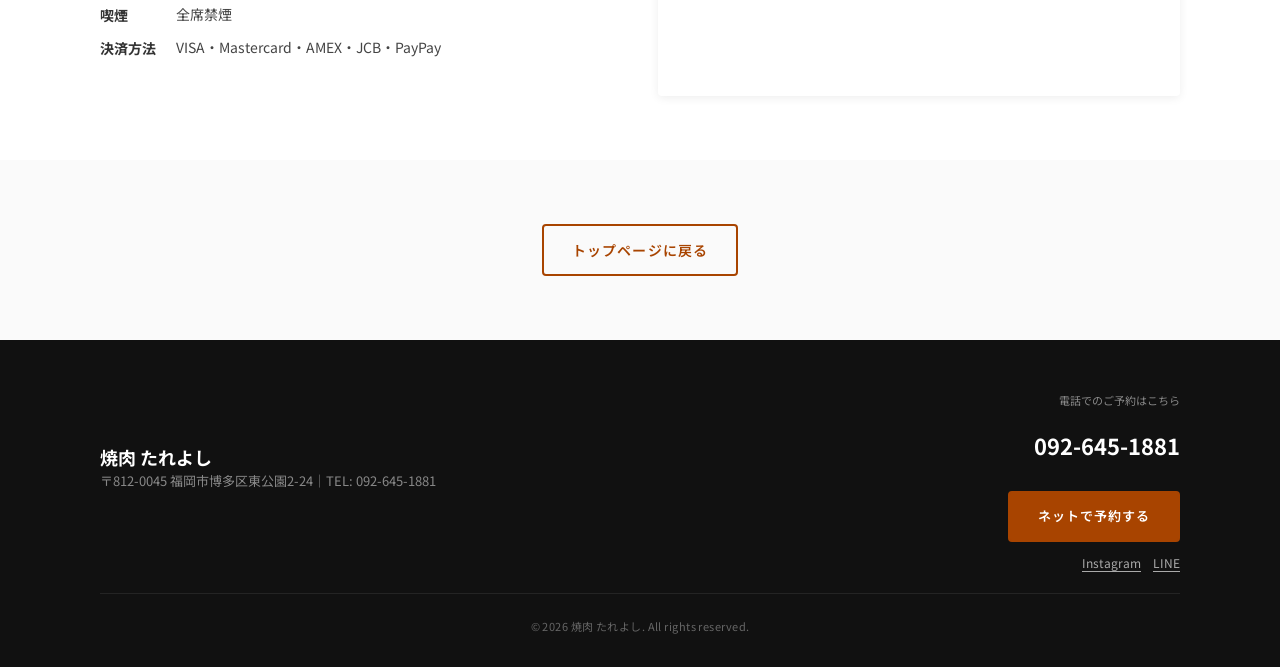
<file: menu.html>
<!DOCTYPE html>
<html lang="ja">
<head>
<meta charset="UTF-8">
<title>お料理メニュー｜焼肉 たれよし</title>
<meta name="viewport" content="width=device-width, initial-scale=1">
<meta name="description" content="焼肉 たれよしのお料理メニュー。5種もみダレのたれ漬けメガカルビ・厳選和牛・ホルモン・一品料理・デザートなど充実のラインナップ。">
<link rel="icon" href="./images/tareyoshi_icon.png">
<link rel="preconnect" href="https://fonts.googleapis.com">
<link rel="preconnect" href="https://fonts.gstatic.com" crossorigin>
<link href="https://fonts.googleapis.com/css2?family=Noto+Sans+JP:wght@400;500;700&display=swap" rel="stylesheet">
<link rel="stylesheet" href="./style.css">
<meta property="og:type" content="website">
<meta property="og:title" content="お料理メニュー｜焼肉 たれよし">
<meta property="og:url" content="https://tareyoshi-yoshizuka.com/menu.html">
<link rel="canonical" href="https://tareyoshi-yoshizuka.com/menu.html">
<!-- Google tag (gtag.js) -->
<script async src="https://www.googletagmanager.com/gtag/js?id=G-LRVBZMYE8E"></script>
<script>
  window.dataLayer = window.dataLayer || [];
  function gtag(){dataLayer.push(arguments);}
  gtag('js', new Date());
  gtag('config', 'G-LRVBZMYE8E');
</script>
</head>

<body data-page="menu">
<div id="shared-header"></div>

<main id="main">

  <section class="section page-head">
    <div class="section-inner">
      <h1 class="page-title">お料理メニュー</h1>
      <p class="page-lead">5種類の自家製もみダレで、旨さが変わる。</p>
    </div>
  </section>

  <!-- 名物焼肉 -->
  <section class="section menu-section" style="background:#fff;">
    <div class="section-inner">
      <h2 class="menu-cat-title"><span class="menu-cat-ja">名物焼肉</span><span class="menu-cat-en">SPECIALTY</span></h2>
      <p class="menu-cat-lead">5種類の自家製もみダレが自慢の看板メニュー。</p>
      <div class="mp-grid mp-grid--3">

        <div class="mp-card mp-card--feature">
          <p class="mp-card__title">たれ漬けメガカルビ <span class="mp-badge mp-badge--red">名物</span></p>
          <p class="mp-card__note">醤油もみダレにじっくり漬け込んだ看板メニュー！</p>
          <ul class="mp-list">
            <li class="mp-item"><span><span class="mp-tag">醤油</span></span><span class="mp-price">1,595<small>円</small></span></li>
          </ul>
        </div>

        <div class="mp-card mp-card--feature">
          <p class="mp-card__title">ねぎ塩たれのWタン <span class="mp-badge mp-badge--red">名物</span></p>
          <ul class="mp-list">
            <li class="mp-item"><span><span class="mp-tag">ねぎ</span></span><span class="mp-price">1,045<small>円</small></span></li>
          </ul>
        </div>

        <div class="mp-card mp-card--feature">
          <p class="mp-card__title">辛ウマやわらかサガリ <span class="mp-badge mp-badge--red">名物</span></p>
          <ul class="mp-list">
            <li class="mp-item"><span><span class="mp-tag">辛たれ</span></span><span class="mp-price">935<small>円</small></span></li>
          </ul>
        </div>

        <div class="mp-card mp-card--feature">
          <p class="mp-card__title">みそ漬け丸腸 <span class="mp-badge mp-badge--red">名物</span></p>
          <ul class="mp-list">
            <li class="mp-item"><span><span class="mp-tag">みそ</span></span><span class="mp-price">979<small>円</small></span></li>
          </ul>
        </div>

        <div class="mp-card mp-card--feature">
          <p class="mp-card__title">塩たれガーリックハラミ <span class="mp-badge mp-badge--red">名物</span></p>
          <ul class="mp-list">
            <li class="mp-item"><span><span class="mp-tag">塩たれ</span></span><span class="mp-price">935<small>円</small></span></li>
          </ul>
        </div>

      </div>
    </div>
  </section>

  <!-- 牛・和牛 -->
  <section class="section menu-section" style="background:#fafafa;">
    <div class="section-inner">
      <h2 class="menu-cat-title"><span class="menu-cat-ja">牛・和牛</span><span class="menu-cat-en">BEEF / WAGYU</span></h2>
      <div class="mp-grid mp-grid--2">

        <div class="mp-card">
          <ul class="mp-list">
            <li class="mp-item"><span>和牛5点盛り <span class="mp-tag">醤油 or 塩たれ</span></span><span class="mp-price">2,739<small>円</small></span></li>
            <li class="mp-item"><span>和牛3点盛り <span class="mp-tag">醤油 or 塩たれ</span></span><span class="mp-price">1,639<small>円</small></span></li>
            <li class="mp-item"><span>和牛イチボ <span class="mp-tag">醤油 or 塩たれ</span></span><span class="mp-price">1,595<small>円</small></span></li>
            <li class="mp-item"><span>和牛ハラミ <span class="mp-tag">醤油 or 塩たれ</span></span><span class="mp-price">1,595<small>円</small></span></li>
            <li class="mp-item"><span>和牛ランプ <span class="mp-tag">醤油 or 塩たれ</span></span><span class="mp-price">1,595<small>円</small></span></li>
            <li class="mp-item"><span>和牛ササバラ <span class="mp-tag">醤油 or 塩たれ</span></span><span class="mp-price">1,375<small>円</small></span></li>
            <li class="mp-item"><span>和牛カイノミ <span class="mp-tag">醤油 or 塩たれ</span></span><span class="mp-price">1,375<small>円</small></span></li>
          </ul>
        </div>

        <div class="mp-card">
          <ul class="mp-list">
            <li class="mp-item"><span>特選上ロース <span class="mp-tag">醤油 or 辛たれ</span></span><span class="mp-price">1,199<small>円</small></span></li>
            <li class="mp-item"><span>上カルビ <span class="mp-tag">醤油 or 辛たれ</span></span><span class="mp-price">1,155<small>円</small></span></li>
            <li class="mp-item"><span>上ハラミ <span class="mp-tag">醤油 or 辛たれ</span></span><span class="mp-price">1,155<small>円</small></span></li>
            <li class="mp-item"><span>たれよしカルビ <span class="mp-tag">醤油 or 辛たれ</span></span><span class="mp-price">979<small>円</small></span></li>
            <li class="mp-item"><span>佐賀牛焼きしゃぶ 鬼おろしポン酢</span><span class="mp-price">979<small>円</small></span></li>
            <li class="mp-item"><span>サガリ <span class="mp-tag">醤油 or 塩たれ</span></span><span class="mp-price">935<small>円</small></span></li>
            <li class="mp-item"><span>ハラミ <span class="mp-tag">醤油 or 辛たれ</span></span><span class="mp-price">935<small>円</small></span></li>
            <li class="mp-item"><span>中落ちカルビ <span class="mp-tag">醤油 or 辛たれ</span></span><span class="mp-price">759<small>円</small></span></li>
          </ul>
        </div>

        <div class="mp-card">
          <p class="mp-card__title">牛タンスライス <span class="mp-tag">塩たれ</span></p>
          <ul class="mp-list">
            <li class="mp-item"><span>4枚</span><span class="mp-price">1,045<small>円</small></span></li>
            <li class="mp-item"><span>6枚</span><span class="mp-price">1,529<small>円</small></span></li>
          </ul>
        </div>

      </div>
    </div>
  </section>

  <!-- ホルモン・鶏・豚 -->
  <section class="section menu-section" style="background:#fff;">
    <div class="section-inner">
      <h2 class="menu-cat-title"><span class="menu-cat-ja">ホルモン・鶏・豚</span><span class="menu-cat-en">HORMONE / CHICKEN / PORK</span></h2>
      <div class="mp-grid mp-grid--2">

        <div class="mp-card">
          <ul class="mp-list">
            <li class="mp-item"><span>ホルモン3点盛り</span><span class="mp-price">1,089<small>円</small></span></li>
            <li class="mp-item"><span>上ミノ <span class="mp-tag">醤油 or みそ</span></span><span class="mp-price">935<small>円</small></span></li>
            <li class="mp-item"><span>さっと炙るミノの薄切り</span><span class="mp-price">649<small>円</small></span></li>
            <li class="mp-item"><span>ねぎ塩豚タン <span class="mp-tag">ねぎ</span></span><span class="mp-price">649<small>円</small></span></li>
            <li class="mp-item"><span>牛シマ腸 <span class="mp-tag">みそ or 塩たれ</span></span><span class="mp-price">759<small>円</small></span></li>
            <li class="mp-item"><span>牛レバー <span class="mp-tag">醤油 or 塩たれ</span></span><span class="mp-price">759<small>円</small></span></li>
            <li class="mp-item"><span>牛ハツ <span class="mp-tag">辛たれ or 塩たれ</span></span><span class="mp-price">715<small>円</small></span></li>
          </ul>
        </div>

        <div class="mp-card">
          <ul class="mp-list">
            <li class="mp-item"><span>赤せんまい <span class="mp-tag">辛たれ or みそ</span></span><span class="mp-price">748<small>円</small></span></li>
            <li class="mp-item"><span>黒せんまい <span class="mp-tag">辛たれ or みそ</span></span><span class="mp-price">660<small>円</small></span></li>
            <li class="mp-item"><span>豚白ホルモン <span class="mp-tag">辛たれ or みそ</span></span><span class="mp-price">495<small>円</small></span></li>
            <li class="mp-item"><span>ジューシーせせり <span class="mp-tag">ねぎ</span></span><span class="mp-price">539<small>円</small></span></li>
            <li class="mp-item"><span>鶏もも <span class="mp-tag">醤油 or 塩たれ</span></span><span class="mp-price">539<small>円</small></span></li>
            <li class="mp-item"><span>あらびきウインナー</span><span class="mp-price">539<small>円</small></span></li>
            <li class="mp-item"><span>豚バラ <span class="mp-tag">辛たれ or 塩たれ</span></span><span class="mp-price">605<small>円</small></span></li>
          </ul>
        </div>

      </div>
    </div>
  </section>

  <!-- 盛り合わせ・焼き野菜 -->
  <section class="section menu-section" style="background:#fafafa;">
    <div class="section-inner">
      <h2 class="menu-cat-title"><span class="menu-cat-ja">盛り合わせ・焼き野菜</span><span class="menu-cat-en">ASSORTED / VEGETABLES</span></h2>
      <div class="mp-grid mp-grid--2">

        <div class="mp-card mp-card--feature">
          <p class="mp-card__title">満腹7点盛り</p>
          <ul class="mp-list">
            <li class="mp-item"><span></span><span class="mp-price">3,938<small>円</small></span></li>
          </ul>
        </div>

        <div class="mp-card">
          <ul class="mp-list">
            <li class="mp-item"><span>焼き野菜全部盛り</span><span class="mp-price">550<small>円</small></span></li>
            <li class="mp-item"><span>焼き野菜 各種 <small style="color:#888;">ピーマン/玉ねぎ/エリンギ/かぼちゃ</small></span><span class="mp-price">319<small>円</small></span></li>
          </ul>
        </div>

      </div>
    </div>
  </section>

  <!-- ロースター×肴 -->
  <section class="section menu-section" style="background:#fff;">
    <div class="section-inner">
      <h2 class="menu-cat-title"><span class="menu-cat-ja">ロースター×肴</span><span class="menu-cat-en">ROASTER</span></h2>
      <div class="mp-grid mp-grid--2">

        <div class="mp-card">
          <ul class="mp-list">
            <li class="mp-item"><span>じゃこ天 おにおろしポン酢</span><span class="mp-price">429<small>円</small></span></li>
            <li class="mp-item"><span>塩たれ豚足の炙り</span><span class="mp-price">495<small>円</small></span></li>
            <li class="mp-item"><span>ホタテとエリンギのアンチョビバター</span><span class="mp-price">605<small>円</small></span></li>
            <li class="mp-item"><span>焼き厚揚げねぎ醤油</span><span class="mp-price">429<small>円</small></span></li>
            <li class="mp-item"><span>エイヒレ炙り</span><span class="mp-price">495<small>円</small></span></li>
          </ul>
        </div>

        <div class="mp-card">
          <ul class="mp-list">
            <li class="mp-item"><span>秘伝の漬け鶏皮</span><span class="mp-price">495<small>円</small></span></li>
            <li class="mp-item"><span>よっぱらいエビのグリル</span><span class="mp-price">550<small>円</small></span></li>
            <li class="mp-item"><span>半殺しニンニク</span><span class="mp-price">495<small>円</small></span></li>
          </ul>
        </div>

      </div>
    </div>
  </section>

  <!-- チヂミ・キムチ・一品 -->
  <section class="section menu-section" style="background:#fafafa;">
    <div class="section-inner">
      <h2 class="menu-cat-title"><span class="menu-cat-ja">チヂミ・自家製キムチ・一品</span></h2>
      <div class="mp-grid mp-grid--2">

        <div class="mp-card">
          <p class="mp-card__title">チヂミ</p>
          <ul class="mp-list">
            <li class="mp-item"><span>ニラチヂミ</span><span class="mp-price">539<small>円</small></span></li>
            <li class="mp-item"><span>チーズチヂミ</span><span class="mp-price">759<small>円</small></span></li>
            <li class="mp-item"><span>Wチーズチヂミ</span><span class="mp-price">869<small>円</small></span></li>
            <li class="mp-item"><span>イカチヂミ</span><span class="mp-price">759<small>円</small></span></li>
            <li class="mp-item"><span>キムチチヂミ</span><span class="mp-price">759<small>円</small></span></li>
          </ul>
        </div>

        <div class="mp-card">
          <p class="mp-card__title">自家製キムチ・一品</p>
          <ul class="mp-list">
            <li class="mp-item"><span>キムチ3種盛り</span><span class="mp-price">759<small>円</small></span></li>
            <li class="mp-item"><span>白菜キムチ</span><span class="mp-price">418<small>円</small></span></li>
            <li class="mp-item"><span>オイキムチ</span><span class="mp-price">418<small>円</small></span></li>
            <li class="mp-item"><span>カクテキ</span><span class="mp-price">418<small>円</small></span></li>
            <li class="mp-item"><span>ピリ辛もやしナムル</span><span class="mp-price">418<small>円</small></span></li>
            <li class="mp-item"><span>タン酢もつ</span><span class="mp-price">440<small>円</small></span></li>
            <li class="mp-item"><span>せんまいチャンジャ</span><span class="mp-price">539<small>円</small></span></li>
          </ul>
        </div>

      </div>
    </div>
  </section>

  <!-- 野菜 -->
  <section class="section menu-section" style="background:#fff;">
    <div class="section-inner">
      <h2 class="menu-cat-title"><span class="menu-cat-ja">野菜</span><span class="menu-cat-en">VEGETABLES</span></h2>
      <div class="mp-grid mp-grid--2">
        <div class="mp-card">
          <ul class="mp-list">
            <li class="mp-item"><span>包み野菜セット <small style="color:#888;">包み菜・ガーリックチップ等</small></span><span class="mp-price">649<small>円</small></span></li>
            <li class="mp-item"><span>包み野菜</span><span class="mp-price">440<small>円</small></span></li>
            <li class="mp-item"><span>海苔たっぷりチョレギサラダ</span><span class="mp-price">539<small>円</small></span></li>
            <li class="mp-item"><span>塩昆布キャベセン</span><span class="mp-price">429<small>円</small></span></li>
            <li class="mp-item"><span>お口直しの塩トマト</span><span class="mp-price">429<small>円</small></span></li>
          </ul>
        </div>
      </div>
    </div>
  </section>

  <!-- 刺し -->
  <section class="section menu-section" style="background:#fafafa;">
    <div class="section-inner">
      <h2 class="menu-cat-title"><span class="menu-cat-ja">刺し</span><span class="menu-cat-en">SASHIMI</span></h2>
      <div class="mp-grid mp-grid--2">
        <div class="mp-card">
          <ul class="mp-list">
            <li class="mp-item"><span>旨たれ桜ユッケ</span><span class="mp-price">1,089<small>円</small></span></li>
            <li class="mp-item"><span>せんまい刺し</span><span class="mp-price">759<small>円</small></span></li>
          </ul>
        </div>
      </div>
    </div>
  </section>

  <!-- スープ・米・麺 -->
  <section class="section menu-section" style="background:#fff;">
    <div class="section-inner">
      <h2 class="menu-cat-title"><span class="menu-cat-ja">スープ・米・麺</span><span class="menu-cat-en">SOUP / RICE / NOODLE</span></h2>
      <div class="mp-grid mp-grid--2">

        <div class="mp-card">
          <p class="mp-card__title">スープ</p>
          <ul class="mp-list">
            <li class="mp-item"><span>牛コムタンスープ</span><span class="mp-price">759<small>円</small></span></li>
            <li class="mp-item"><span>スンドゥブチゲ</span><span class="mp-price">759<small>円</small></span></li>
            <li class="mp-item"><span>たまごとわかめのWスープ</span><span class="mp-price">528<small>円</small></span></li>
            <li class="mp-item"><span>スープ <small style="color:#888;">たまご / わかめ</small></span><span class="mp-price">418<small>円</small></span></li>
          </ul>
        </div>

        <div class="mp-card">
          <p class="mp-card__title">米・麺</p>
          <ul class="mp-list">
            <li class="mp-item"><span>石焼きビビンバ <small style="color:#888;">チーズ +110円</small></span><span class="mp-price">979<small>円</small></span></li>
            <li class="mp-item"><span>盛岡冷麺</span><span class="mp-price">979<small>円</small></span></li>
            <li class="mp-item"><span>白ごはん（小）</span><span class="mp-price">308<small>円</small></span></li>
            <li class="mp-item"><span>白ごはん（中）</span><span class="mp-price">385<small>円</small></span></li>
            <li class="mp-item"><span>白ごはん（大）</span><span class="mp-price">440<small>円</small></span></li>
            <li class="mp-item"><span>白ごはん（チョモランマ）</span><span class="mp-price">759<small>円</small></span></li>
          </ul>
        </div>

      </div>
    </div>
  </section>

  <!-- デザート・キッズ -->
  <section class="section menu-section" style="background:#fafafa;">
    <div class="section-inner">
      <h2 class="menu-cat-title"><span class="menu-cat-ja">デザート・キッズ</span><span class="menu-cat-en">DESSERT / KIDS</span></h2>
      <div class="mp-grid mp-grid--2">
        <div class="mp-card">
          <p class="mp-card__title">デザート</p>
          <ul class="mp-list">
            <li class="mp-item"><span>アイスブリュレ</span><span class="mp-price">440<small>円</small></span></li>
            <li class="mp-item"><span>フロマージュ</span><span class="mp-price">495<small>円</small></span></li>
            <li class="mp-item"><span>アイス各種 <small style="color:#888;">バニラ / パインシャーベット / ヨーグルト</small></span><span class="mp-price">330<small>円</small></span></li>
          </ul>
        </div>
        <div class="mp-card">
          <p class="mp-card__title">キッズ</p>
          <ul class="mp-list">
            <li class="mp-item"><span>キッズプレート</span><span class="mp-price">550<small>円</small></span></li>
            <li class="mp-item"><span>キッズ単品 各種</span><span class="mp-price">220<small>円</small></span></li>
          </ul>
        </div>
      </div>
    </div>
  </section>

  <section class="section" style="background:#fff; padding-top:0;">
    <div class="section-inner">
      <p class="mp-note">
        ※表示価格はすべて税込みです。<br>
        ※価格・内容は仕入れ状況により変更となる場合があります。<br>
        ※アレルギーのある方は事前にスタッフまでお申し付けください。
      </p>
    </div>
  </section>

  <div id="shared-bottom"></div>
  <a href="#" class="page-top" aria-label="ページの先頭へ"><svg xmlns="http://www.w3.org/2000/svg" width="22" height="22" viewBox="0 0 24 24" fill="none" stroke="currentColor" stroke-width="2.5" stroke-linecap="round" stroke-linejoin="round"><polyline points="18 15 12 9 6 15"/></svg></a>

</main>

<script src="./common.js"></script>
</body>
</html>
</file>
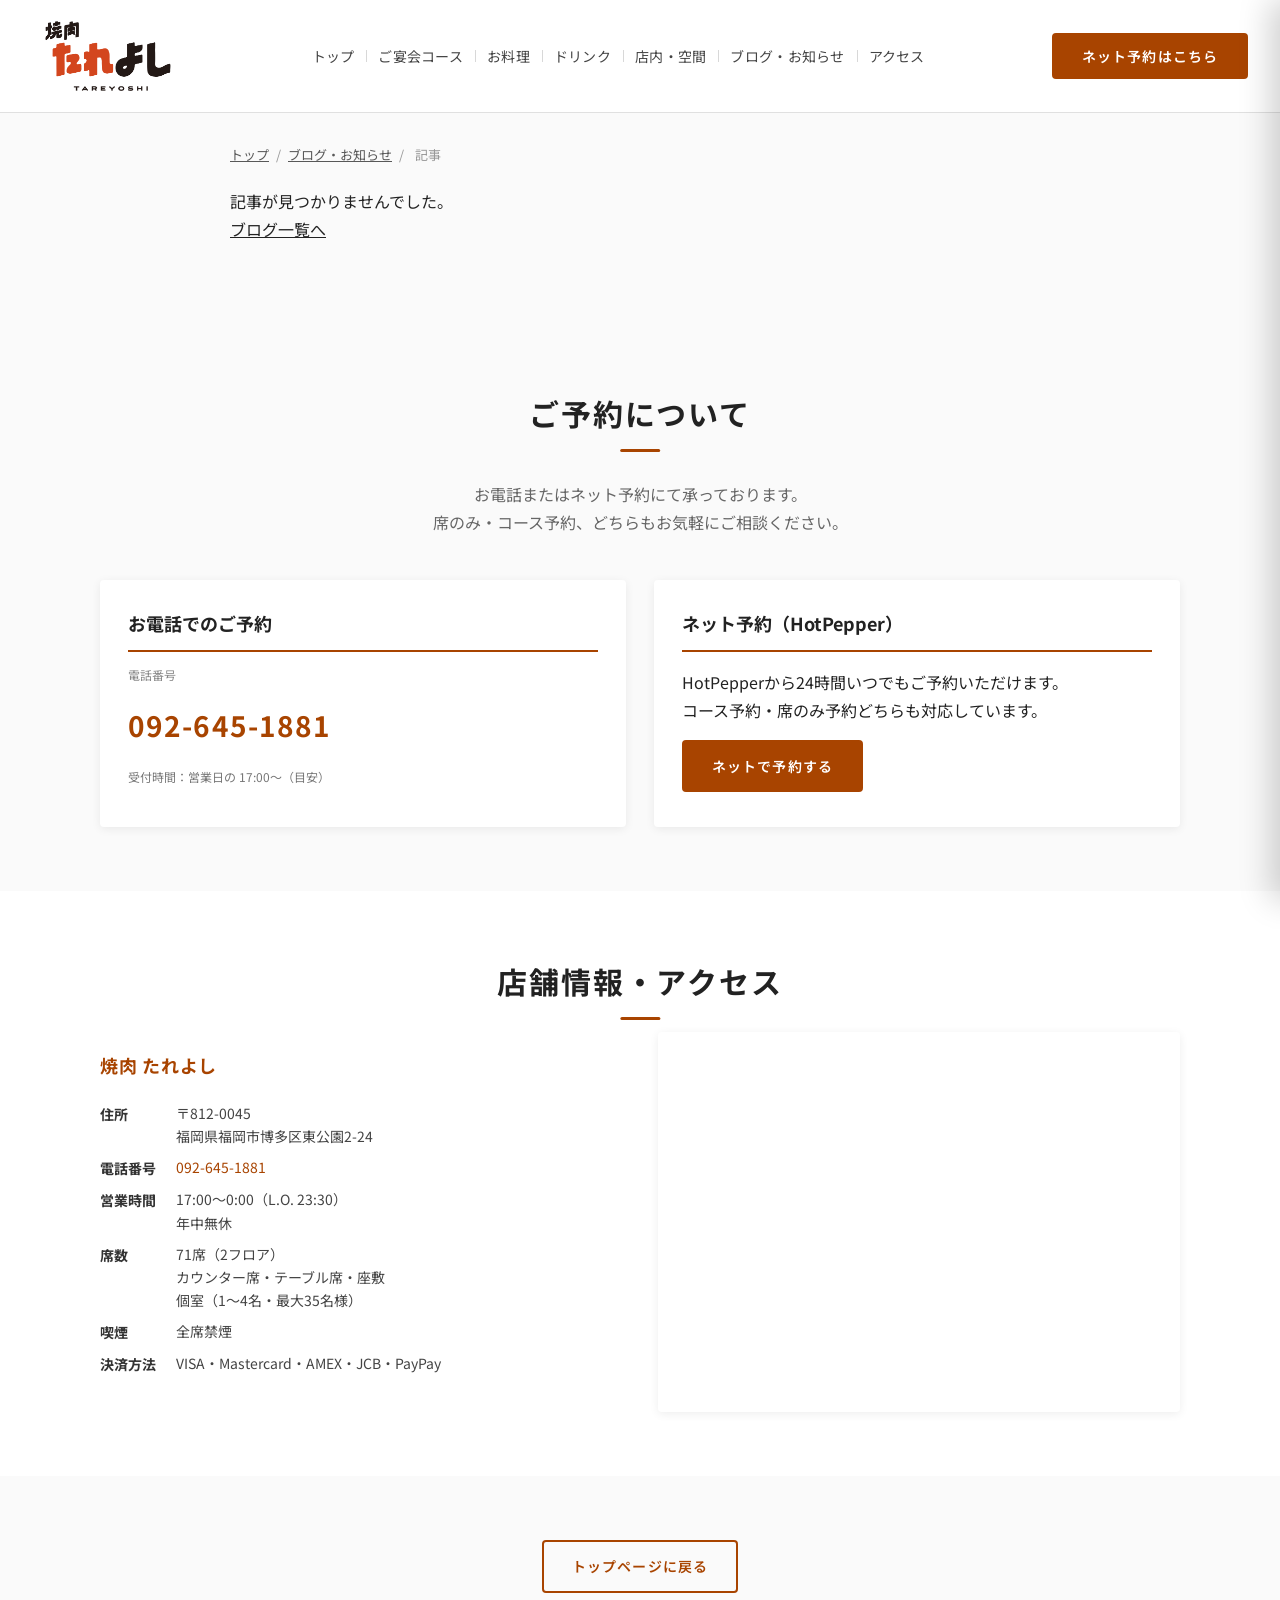
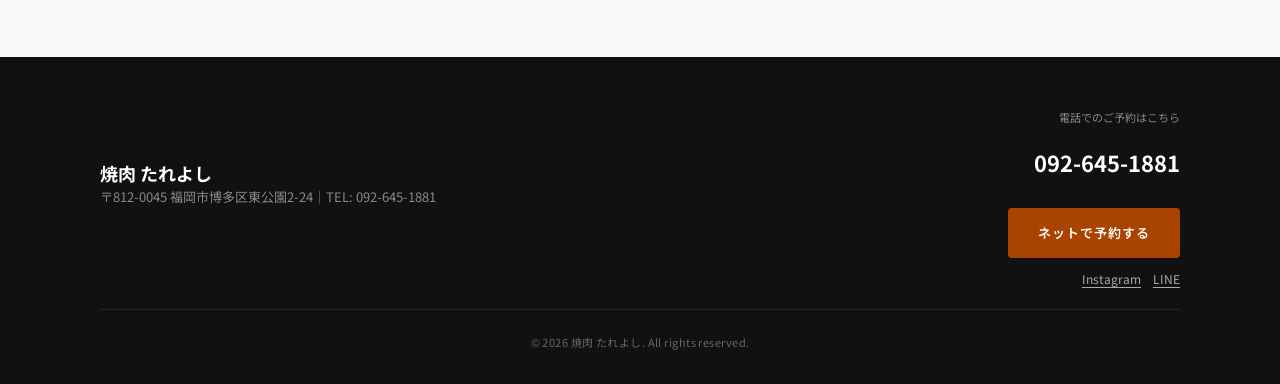
<file: blog/posts/post.html>
<!DOCTYPE html>
<html lang="ja">
<head>
<meta charset="UTF-8">
<title>ブログ｜焼肉 たれよし</title>
<meta name="viewport" content="width=device-width, initial-scale=1">
<meta name="description" content="焼肉 たれよしのブログ記事。">
<link rel="canonical" id="canonical-link" href="https://tareyoshi-yoshizuka.com/blog/">
<meta property="og:url" id="og-url" content="https://tareyoshi-yoshizuka.com/blog/">
<link rel="icon" href="../../images/tareyoshi_icon.png">
<link rel="preconnect" href="https://fonts.googleapis.com">
<link rel="preconnect" href="https://fonts.gstatic.com" crossorigin>
<link href="https://fonts.googleapis.com/css2?family=Noto+Sans+JP:wght@400;500;700&display=swap" rel="stylesheet">
<link rel="stylesheet" href="../../style.css">
<style>
  .post-wrap {
    max-width: 860px;
    margin: 0 auto;
    padding: 32px 20px 64px;
  }
  .post-breadcrumb {
    font-size: 13px;
    opacity: .75;
    margin-bottom: 20px;
  }
  .post-breadcrumb a {
    text-decoration: underline;
    color: inherit;
  }
  .post-breadcrumb span { opacity: .6; margin: 0 4px; }
  .post-date {
    font-size: 13px;
    opacity: .7;
    margin-bottom: 8px;
  }
  .post-title {
    font-size: clamp(20px, 4vw, 30px);
    line-height: 1.4;
    margin: 0 0 20px;
  }
  .post-hero {
    width: 100%;
    max-width: 860px;
    border-radius: 4px;
    aspect-ratio: 16/9;
    object-fit: cover;
    margin-bottom: 28px;
    display: block;
  }
  .post-body {
    line-height: 1.95;
    font-size: 16px;
  }
  .post-body p { margin: 0 0 1.4em; }
  .post-footer {
    margin-top: 40px;
    padding-top: 24px;
    border-top: 1px solid rgba(0,0,0,.12);
    display: flex;
    gap: 14px;
    flex-wrap: wrap;
    align-items: center;
  }
  .post-footer a {
    text-decoration: underline;
    color: var(--primary);
    font-size: 14px;
  }
  .post-footer span { opacity: .4; }
  .post-loading {
    text-align: center;
    padding: 80px 20px;
    opacity: .6;
  }
</style>
<meta property="og:type" content="article">
<meta property="og:site_name" content="焼肉 たれよし">
<!-- Google tag (gtag.js) -->
<script async src="https://www.googletagmanager.com/gtag/js?id=G-LRVBZMYE8E"></script>
<script>
  window.dataLayer = window.dataLayer || [];
  function gtag(){dataLayer.push(arguments);}
  gtag('js', new Date());
  gtag('config', 'G-LRVBZMYE8E');
</script>
<script src="../../vendor/blog-security.js"></script>
</head>

<body data-page="blog">
<div id="top"></div>
<div id="shared-header"></div>

<main id="main">
  <div class="post-wrap">
    <nav class="post-breadcrumb">
      <a href="/">トップ</a>
      <span>/</span>
      <a href="/blog/">ブログ・お知らせ</a>
      <span>/</span>
      <span id="bc-title">記事</span>
    </nav>

    <div id="post-content">
      <p class="post-loading">読み込み中…</p>
    </div>
  </div>

  <div id="shared-bottom"></div>
  <a href="#top" class="page-top" aria-label="ページの先頭へ"><svg xmlns="http://www.w3.org/2000/svg" width="22" height="22" viewBox="0 0 24 24" fill="none" stroke="currentColor" stroke-width="2.5" stroke-linecap="round" stroke-linejoin="round"><polyline points="18 15 12 9 6 15"/></svg></a>
</main>

<script src="../../vendor/dompurify/purify.min.js"></script>
<script src="../../vendor/marked/marked.umd.js"></script>
<script src="../../common.js"></script>
<script>
(async () => {
  const params    = new URLSearchParams(location.search);
  const slug      = params.get('slug') || '';
  const contentEl = document.getElementById('post-content');
  const bcTitle   = document.getElementById('bc-title');

  function esc(s) {
    return String(s ?? '').replaceAll('&','&amp;').replaceAll('<','&lt;')
      .replaceAll('>','&gt;').replaceAll('"','&quot;');
  }
  function fmtDate(d) {
    const m = String(d || '').match(/^(\d{4})-(\d{2})-(\d{2})$/);
    return m ? `${m[1]}.${m[2]}.${m[3]}` : esc(d || '');
  }

  if (!slug) {
    contentEl.innerHTML = '<p>記事が見つかりませんでした。<br><a href="/blog/" style="text-decoration:underline">ブログ一覧へ</a></p>';
    return;
  }

  const canonicalUrl = `https://tareyoshi-yoshizuka.com/blog/posts/post.html?slug=${encodeURIComponent(slug)}`;
  document.getElementById('canonical-link')?.setAttribute('href', canonicalUrl);
  document.getElementById('og-url')?.setAttribute('content', canonicalUrl);

  try {
    // post.html は posts.json のみを参照する（CLAUDE.md のルール）
    const res = await fetch('../posts.json', { cache: 'no-store' });
    if (!res.ok) throw new Error('記事データの読み込みエラー');
    const data = await res.json();
    const posts = data.posts ?? data;
    const post = posts.find(p => p.slug === slug);
    if (!post) throw new Error('記事が見つかりません: ' + slug);

    document.title = `${post.title}｜焼肉 たれよし`;
    document.querySelector('meta[name="description"]')
      ?.setAttribute('content', post.excerpt || '');
    if (bcTitle) bcTitle.textContent = post.title;

    let imgSrc = '';
    if (post.image) {
      imgSrc = post.image
        .replace(/^\.\//, '../')
        .replace(/^\.\.\//, '../../');
    }

    const imgHtml = imgSrc
      ? `<img src="${esc(BlogSecurity.imageURL(imgSrc))}" alt="${esc(post.title)}" class="post-hero" loading="lazy">`
      : '';

    const rawBody = post.body || `<p>${esc(post.excerpt)}</p>`;
    const bodyHtml = (typeof marked !== "undefined" && !rawBody.trimStart().startsWith("<"))
      ? marked.parse(rawBody)
      : rawBody;

    contentEl.innerHTML = `
      <p class="post-date">${fmtDate(post.date)}</p>
      <h1 class="post-title">${esc(post.title)}</h1>
      ${imgHtml}
      <div class="post-body">${BlogSecurity.sanitizeHTML(bodyHtml)}</div>
      <div class="post-footer">
        <a href="/blog/">← ブログ一覧へ戻る</a>
        <span>|</span>
        <a href="/">トップへ</a>
      </div>
    `;

  } catch(e) {
    contentEl.innerHTML = `<p>エラー：${esc(e.message)}<br><a href="/blog/" style="text-decoration:underline">ブログ一覧へ</a></p>`;
    console.error(e);
  }
})();
</script>

</body>
</html>
</file>
<file: style.css>
/* --------------- reset & base --------------- */

:root {
  --header-h: 112px;

  /* ===== THEME COLOR (TAREYOSHI / Deep Amber) ===== */
  --primary:        #a84400;
  --primary-hover:  #8a3700;
  --primary-soft:   #fff5f0;
  --primary-ink:    #fff;
  --gold:           #c9962e;
  --gold-soft:      #fdf6e3;
}

*,
*::before,
*::after { box-sizing: border-box; }

html { scroll-behavior: smooth; }

body {
  margin: 0;
  font-family: "Noto Sans JP", "Hiragino Sans", "Yu Gothic", sans-serif;
  color: #222;
  background-color: #fafafa;
  line-height: 1.75;
}

img {
  max-width: 100%;
  height: auto;
  display: block;
}

a { color: inherit; text-decoration: none; }

ul { margin: 0; padding: 0; list-style: none; }

h1, h2, h3, h4 {
  margin: 0;
  font-weight: 700;
}


/* --------------- layout helpers --------------- */

.section {
  padding: 64px 16px;
  scroll-margin-top: var(--header-h);
}

/* scroll reveal */
body.is-home .section {
  opacity: 0;
  transform: translateY(20px);
  transition: opacity .65s ease, transform .65s ease;
  will-change: opacity, transform;
}

body.is-home .section.is-inview {
  opacity: 1;
  transform: translateY(0);
}

body:not(.is-home) .section {
  opacity: 1;
  transform: none;
  transition: none;
}

@media (prefers-reduced-motion: reduce) {
  .section {
    opacity: 1;
    transform: none;
    transition: none;
  }
}

.section-inner {
  max-width: 1080px;
  margin: 0 auto;
}

.section-title {
  font-size: 30px;
  letter-spacing: 0.06em;
  text-align: center;
  margin-bottom: 12px;
  position: relative;
  display: inline-block;
  left: 50%;
  transform: translateX(-50%);
}

.section-title::after {
  content: "";
  display: block;
  width: 40px;
  height: 3px;
  background: var(--primary);
  margin: 10px auto 0;
  border-radius: 2px;
}

.section-lead {
  text-align: center;
  margin-bottom: 44px;
  color: #666;
}


/* --------------- buttons --------------- */

.btn-primary,
.btn-secondary {
  display: inline-block;
  padding: 12px 28px;
  border-radius: 4px;
  font-size: 14px;
  letter-spacing: 0.08em;
  border: 2px solid transparent;
  transition: all 0.2s ease;
  white-space: nowrap;
  font-weight: 600;
}

.btn-primary {
  background-color: var(--primary);
  color: #fff;
  border-color: var(--primary);
}

.btn-primary:hover {
  background-color: var(--primary-hover);
  border-color: var(--primary-hover);
}

.btn-secondary {
  background-color: transparent;
  color: var(--primary);
  border-color: var(--primary);
}

.btn-secondary:hover {
  background-color: var(--primary-soft);
}


/* --------------- page top button --------------- */

.page-top {
  position: fixed;
  right: 18px;
  bottom: calc(18px + env(safe-area-inset-bottom, 0px));
  width: 48px;
  height: 48px;
  border-radius: 4px;

  display: grid;
  place-items: center;

  background: var(--primary);
  color: #fff;
  border: 1px solid var(--primary);
  box-shadow: 0 4px 14px rgba(168,68,0,0.3);

  line-height: 0;
  z-index: 900;

  opacity: 0;
  transform: translateY(10px);
  pointer-events: none;
  transition: opacity .18s ease, transform .18s ease;
}

.page-top.is-show {
  opacity: 1;
  transform: translateY(0);
  pointer-events: auto;
}

.page-top:hover {
  background: var(--primary-hover);
}


/* --------------- header --------------- */

.site-header {
  position: sticky;
  top: 0;
  left: 0;
  width: 100%;
  z-index: 1000;

  background: #fff;
  color: #222;
  box-shadow: 0 1px 0 rgba(0,0,0,0.10);
}

.header-inner {
  width: 100%;
  padding: 16px 32px;
  display: flex;
  align-items: center;
  justify-content: space-between;
  gap: 24px;
}


.header-brand {
  flex-shrink: 0;
}

.site-logo {
  display: flex;
  align-items: center;
  line-height: 1;
}

.site-logo-img {
  height: 80px;
  width: auto;
  display: block;
}

.header-right {
  display: flex;
  align-items: center;
  gap: 16px;
  flex-shrink: 0;
}

.header-cta {
  display: flex;
  flex-direction: column;
  align-items: flex-end;
  gap: 5px;
}

.header-reserve {
  font-size: 14px;
  text-align: center;
  transition: min-width 0.35s ease, padding 0.3s ease;
}

.header-tel-link {
  font-size: 12px;
  font-weight: 700;
  color: var(--primary);
  letter-spacing: 0.04em;
}

.global-nav {
  flex: 1;
  display: flex;
  justify-content: center;
  align-items: center;
  overflow: hidden;
  transition: opacity 0.25s ease, max-width 0.35s ease;
  max-width: 800px;
}

.global-nav ul {
  display: flex;
  flex-wrap: nowrap;
  align-items: stretch;
  height: 100%;
  gap: 0;
  padding: 0;
  margin: 0;
  list-style: none;
}

.global-nav li {
  display: flex;
  align-items: stretch;
}

.global-nav li {
  position: relative;
}
.global-nav li + li::before {
  content: '';
  position: absolute;
  left: 0;
  top: 50%;
  transform: translateY(-50%);
  width: 1px;
  height: 12px;
  background: #d8d8d8;
}

.global-nav a {
  display: flex;
  align-items: center;
  padding: 0 12px;
  height: 100%;
  font-size: 14px;
  color: #444;
  letter-spacing: 0.02em;
  white-space: nowrap;
  text-align: center;
  position: relative;
  transition: color 0.2s;
}

.global-nav a::after {
  content: '';
  position: absolute;
  bottom: -1px;
  left: 0;
  width: 100%;
  height: 2px;
  background: var(--primary);
  transform: scaleX(0);
  transform-origin: left center;
  transition: transform 0.25s ease;
}

.global-nav a:hover {
  color: var(--primary);
}
.global-nav a:hover::after {
  transform: scaleX(1);
}

.global-nav a[aria-current] {
  color: var(--primary);
  font-weight: 700;
}
.global-nav a[aria-current]::after {
  transform: scaleX(1);
}

.header-only-desktop { display: block; }
.global-nav.header-only-desktop { display: flex; }

.nav-toggle {
  display: none !important;
  width: 40px;
  height: 36px;
  padding: 0;
  border-radius: 4px;
  border: 1px solid #ddd;
  background: transparent;
  flex-direction: column;
  align-items: center;
  justify-content: center;
  gap: 5px;
  -webkit-tap-highlight-color: transparent;
  appearance: none;
  -webkit-appearance: none;
  cursor: pointer;
}

.nav-toggle__bar {
  width: 20px;
  height: 2px;
  background: #333;
  border-radius: 2px;
  margin: 0 !important;
}

@media (max-width: 900px) {
  .nav-toggle { display: flex !important; }
}


/* --------------- drawer --------------- */

.drawer-overlay {
  position: fixed;
  inset: 0;
  background: rgba(0,0,0,0.5);
  opacity: 0;
  pointer-events: none;
  transition: opacity .22s ease;
  z-index: 999;
}

.drawer {
  position: fixed;
  top: 0;
  right: 0;
  height: 100dvh;
  width: min(84vw, 360px);
  background: #fff;
  transform: translateX(100%);
  transition: transform .22s ease;
  z-index: 1001;
  padding: 18px 18px 22px;
  overflow-y: auto;
  -webkit-overflow-scrolling: touch;
  box-shadow: -10px 0 30px rgba(0,0,0,0.18);
}

.drawer.is-open { transform: translateX(0); }

.drawer-overlay.is-open {
  opacity: 1;
  pointer-events: auto;
}

.drawer-close {
  appearance: none;
  -webkit-appearance: none;
  background: transparent;
  border: 0;
  font-size: 32px;
  line-height: 1;
  cursor: pointer;
  margin-left: auto;
  display: block;
  color: #333;
}

.drawer nav ul { padding: 18px 8px 8px; }

.drawer nav a {
  display: block;
  padding: 14px 8px;
  border-bottom: 1px solid #f0f0f0;
  color: #222;
  font-size: 15px;
  letter-spacing: 0.04em;
}

.drawer nav a:hover { color: var(--primary); }


/* --------------- hero --------------- */

.hero {
  background: #fff;
}

.hero-brand {
  background: transparent;
  text-align: center;
  padding: clamp(24px, 4vh, 48px) 20px 0;
  position: relative;
  z-index: 3;
}

.hero-logo {
  margin: 0;
  line-height: 1;
}

.hero-logo-img {
  width: clamp(240px, 40vw, 520px);
  height: auto;
  display: inline-block;
}

.hero-en {
  font-size: 10px;
  letter-spacing: 0.50em;
  color: #aaa;
  margin: 0 0 14px;
  text-transform: uppercase;
}

/* ロゴなしのとき用テキストロゴ */
.hero-title-text {
  font-size: clamp(28px, 5vw, 52px);
  font-weight: 700;
  letter-spacing: 0.14em;
  color: #222;
  line-height: 1.2;
}

.hero-title-sub-text {
  font-size: clamp(13px, 2vw, 18px);
  font-weight: 400;
  color: #888;
  letter-spacing: 0.10em;
  margin-top: 6px;
}

.hero-visual {
  position: relative;
  height: calc(100vh - 60px);
  min-height: 480px;
  margin-top: clamp(-130px, -10vw, -50px);
  margin-left: clamp(16px, 5vw, 60px);
  margin-right: clamp(16px, 5vw, 60px);
  border-radius: 24px;
  overflow: hidden;
  z-index: 1;
}

.hero-video {
  position: absolute;
  inset: 0;
  width: 100%;
  height: 100%;
  object-fit: cover;
  object-position: center center;
  z-index: 0;
}

.hero-visual::before {
  content: "";
  position: absolute;
  inset: 0;
  background: linear-gradient(
    to bottom,
    rgba(0,0,0,0.18) 0%,
    rgba(0,0,0,0.12) 40%,
    rgba(0,0,0,0.50) 100%
  );
  z-index: 1;
  pointer-events: none;
}

.hero-visual::after {
  content: "";
  position: absolute;
  top: 0;
  left: 0;
  right: 0;
  height: clamp(60px, 10vw, 100px);
  background: linear-gradient(to bottom, rgba(255,255,255,0.92) 0%, transparent 100%);
  z-index: 2;
  pointer-events: none;
}

.hero-visual-content {
  position: absolute;
  left: 50%;
  bottom: 14%;
  transform: translateX(-50%);
  width: 100%;
  max-width: 560px;
  padding: 0 20px;
  text-align: center;
  color: #fff;
  z-index: 3;
}

.hero-rule {
  width: 40px;
  height: 1px;
  background: rgba(255,255,255,0.60);
  margin: 0 auto 20px;
}

.hero-catch {
  font-size: clamp(16px, 2.5vw, 22px);
  font-weight: 500;
  letter-spacing: 0.20em;
  color: #fff;
  margin: 0 0 16px;
  text-shadow: 0 1px 10px rgba(0,0,0,0.5);
}

.hero-badge {
  font-size: 12px;
  letter-spacing: 0.08em;
  color: rgba(255,255,255,0.75);
  margin: 0 0 28px;
  padding: 6px 18px;
  border: 1px solid rgba(255,255,255,0.35);
  display: inline-block;
  border-radius: 2px;
}

.hero-actions {
  display: flex;
  flex-direction: column;
  align-items: center;
  gap: 14px;
}

.hero-btn-reserve {
  display: inline-flex;
  align-items: center;
  justify-content: center;
  min-width: 260px;
  padding: 15px 36px;
  background: var(--primary);
  color: #fff;
  font-size: 15px;
  font-weight: 700;
  letter-spacing: 0.10em;
  border: 2px solid var(--primary);
  border-radius: 2px;
  transition: background 0.2s, transform 0.15s;
}

.hero-btn-reserve:hover {
  background: var(--primary-hover);
  border-color: var(--primary-hover);
  transform: translateY(-2px);
}

.hero-btn-tel {
  display: inline-flex;
  align-items: center;
  gap: 8px;
  font-size: 20px;
  font-weight: 700;
  color: #fff;
  letter-spacing: 0.06em;
  text-shadow: 0 1px 8px rgba(0,0,0,0.5);
  opacity: 0.90;
  transition: opacity 0.15s;
}

.hero-btn-tel:hover { opacity: 1; }
.hero-btn-tel__icon { font-size: 15px; opacity: 0.8; }

.scroll-indicator {
  position: absolute;
  left: 50%;
  bottom: calc(20px + env(safe-area-inset-bottom, 0px));
  transform: translateX(-50%);
  display: flex;
  flex-direction: column;
  align-items: center;
  gap: 8px;
  color: #fff;
  text-decoration: none;
  z-index: 3;
}

.scroll-indicator__line {
  display: block;
  width: 1px;
  height: 36px;
  background: rgba(255,255,255,0.55);
  animation: scrollLine 2s ease-in-out infinite;
  transform-origin: top;
}

@keyframes scrollLine {
  0%   { transform: scaleY(0); opacity: 0; }
  50%  { transform: scaleY(1); opacity: 1; }
  100% { transform: scaleY(1); opacity: 0; }
}

.scroll-indicator__text {
  font-size: 9px;
  letter-spacing: 0.4em;
  opacity: 0.55;
}


/* --------------- topics --------------- */

.topics { background-color: #fff; }

.topics-grid {
  display: grid;
  grid-template-columns: repeat(3, minmax(0, 1fr));
  gap: 24px;
}

.topic-card {
  background-color: #fff;
  border-radius: 4px;
  box-shadow: 0 2px 12px rgba(0,0,0,0.07);
  overflow: hidden;
  display: flex;
  flex-direction: column;
  transition: transform 0.2s ease, box-shadow 0.2s ease;
}

.topic-card:hover {
  transform: translateY(-4px);
  box-shadow: 0 8px 24px rgba(0,0,0,0.12);
}

.topic-image {
  aspect-ratio: 16 / 11;
  background-size: cover;
  background-position: center;
  background-color: #f0e8e0;
}

.topic-image-1 { background-image: url("./images/topic-megakarubi.jpg"); }
.topic-image-2 { background-image: url("./images/topic-tare.jpg"); }
.topic-image-3 { background-image: url("./images/topic-inside.jpg"); }

.topic-card h3 {
  font-size: 15px;
  padding: 14px 18px 6px;
  letter-spacing: 0.03em;
}

.topic-card p {
  font-size: 13px;
  padding: 0 18px 18px;
  color: #666;
  line-height: 1.65;
}


/* --------------- concept --------------- */

.concept { background-color: #fafafa; }

.concept-inner {
  display: grid;
  grid-template-columns: 1.15fr 1fr;
  gap: 48px;
  align-items: center;
}

.concept-text p {
  margin-bottom: 14px;
  color: #444;
  font-size: 15px;
}

.concept-image {
  border-radius: 4px;
  aspect-ratio: 4 / 3;
  background-size: cover;
  background-position: center;
  background-color: #f0e8e0;
  box-shadow: 0 8px 28px rgba(0,0,0,0.14);
}

.concept-main-image { background-image: url("./images/concept-tareyoshi.jpg"); }


/* --------------- course --------------- */

.course { background-color: #fff; }

.course-hero {
  margin: 18px auto 32px;
  border-radius: 4px;
  overflow: hidden;
  box-shadow: 0 6px 20px rgba(0,0,0,0.10);
  max-width: 1080px;
}

.course-hero img {
  width: 100%;
  height: auto;
  display: block;
}

.course-grid {
  display: grid;
  grid-template-columns: repeat(3, minmax(0, 1fr));
  gap: 24px;
}

.course-card {
  background-color: #fff;
  border-radius: 4px;
  padding: 24px;
  box-shadow: 0 2px 10px rgba(0,0,0,0.07);
  border-top: 3px solid var(--primary);
  transition: box-shadow 0.2s;
}

.course-card:hover {
  box-shadow: 0 6px 20px rgba(0,0,0,0.12);
}

.course-card h2,
.course-card h3 {
  font-size: 17px;
  margin-bottom: 8px;
  letter-spacing: 0.03em;
}

.course-price {
  font-weight: 700;
  color: var(--primary);
  font-size: 22px;
  margin-bottom: 4px;
  letter-spacing: 0.02em;
}

.course-price-note {
  font-size: 12px;
  color: #888;
  margin-bottom: 14px;
}

.course-lead {
  font-size: 13px;
  color: #555;
  margin-bottom: 12px;
  padding-bottom: 12px;
  border-bottom: 1px solid #f0f0f0;
}

.course-list {
  font-size: 13px;
  color: #555;
  padding-left: 1.2em;
  list-style: disc;
  line-height: 1.8;
}

.course-note {
  font-size: 12px;
  text-align: center;
  margin-top: 28px;
  color: #888;
}

.course-badges {
  display: flex;
  gap: 8px;
  flex-wrap: wrap;
  margin: 10px 0 16px;
}

.badge {
  display: inline-flex;
  align-items: center;
  justify-content: center;
  padding: 4px 12px;
  border-radius: 2px;
  font-size: 11px;
  border: 1px solid #ddd;
  background: #fff;
  color: #333;
  letter-spacing: 0.04em;
}

.badge-red {
  border-color: var(--primary);
  background: var(--primary);
  color: #fff;
}

.badge-gold {
  border-color: var(--gold);
  background: var(--gold-soft);
  color: var(--gold);
}

.course-note-small {
  font-size: 12px;
  color: #888;
  margin-top: 14px;
}

.course-extra {
  margin-top: 24px;
  background: var(--primary-soft);
  border: 1px solid rgba(168,68,0,0.2);
  border-radius: 4px;
  padding: 14px 20px;
  text-align: center;
  font-size: 14px;
  color: var(--primary);
  letter-spacing: 0.04em;
}


/* --------------- course-row (横並びカード) --------------- */

.course-row {
  display: flex;
  gap: 40px;
  background: #fff;
  border-radius: 8px;
  overflow: hidden;
  box-shadow: 0 2px 16px rgba(0,0,0,0.08);
  margin-bottom: 40px;
  border-top: 4px solid var(--primary);
}

.course-row__img {
  flex: 0 0 360px;
  max-width: 360px;
}

.course-row__img img {
  width: 100%;
  height: 100%;
  object-fit: cover;
  display: block;
}

.course-row--no-img {
  display: block;
}

.course-row--no-img .course-row__body {
  padding: 32px;
  max-width: 900px;
  margin: 0 auto;
}

.course-row__body {
  flex: 1;
  padding: 32px 32px 32px 0;
  display: flex;
  flex-direction: column;
  gap: 0;
}

.course-row__title {
  font-size: 17px;
  font-weight: 700;
  line-height: 1.5;
  color: #222;
  margin-bottom: 10px;
}

.course-row__price {
  display: inline-block;
  color: var(--primary);
  font-size: 22px;
  font-weight: 700;
  margin-left: 4px;
}

.course-row__price small { font-size: 14px; }

.price-tax {
  font-size: 12px;
  font-weight: 400;
  color: #888;
}

.course-row__desc {
  font-size: 13px;
  color: #555;
  line-height: 1.7;
  margin-bottom: 16px;
}

.course-specs {
  display: grid;
  grid-template-columns: auto 1fr;
  gap: 0;
  margin-bottom: 18px;
  border: 1px solid #ebebeb;
  border-radius: 4px;
  overflow: hidden;
  font-size: 13px;
}

.course-specs__row {
  display: contents;
}

.course-specs dt,
.course-specs dd {
  padding: 7px 14px;
  border-bottom: 1px solid #ebebeb;
  margin: 0;
  line-height: 1.5;
}

.course-specs__row:last-child dt,
.course-specs__row:last-child dd {
  border-bottom: none;
}

.course-specs dt {
  background: #fdf5f0;
  color: var(--primary);
  font-weight: 700;
  white-space: nowrap;
}

.course-specs dd {
  background: #fff;
  color: #333;
}

.course-items-label {
  font-size: 13px;
  font-weight: 700;
  color: #333;
  margin-bottom: 6px;
}

.course-row__items ul {
  font-size: 13px;
  color: #555;
  padding-left: 1.4em;
  list-style: disc;
  line-height: 1.9;
  margin-bottom: 14px;
}

.course-reserve-note {
  font-size: 12px;
  color: #888;
  margin-bottom: 8px;
}

.course-row__note {
  font-size: 12px;
  color: #555;
  margin-bottom: 12px;
  font-style: italic;
}

.course-row__btn {
  align-self: flex-start;
  margin-top: 4px;
}

@media (max-width: 760px) {
  .course-row {
    flex-direction: column;
    gap: 0;
  }

  .course-row__img {
    flex: none;
    max-width: 100%;
    height: 220px;
  }

  .course-row__body {
    padding: 24px 20px;
  }

  .course-row__title {
    font-size: 15px;
  }
}


/* --------------- menu --------------- */

.menu { background-color: #fafafa; }

.menu-grid {
  display: grid;
  grid-template-columns: repeat(3, minmax(0, 1fr));
  gap: 24px;
}

.menu-card {
  background-color: #fff;
  border-radius: 4px;
  overflow: hidden;
  box-shadow: 0 2px 10px rgba(0,0,0,0.06);
  transition: transform 0.2s, box-shadow 0.2s;
}

.menu-card:hover {
  transform: translateY(-4px);
  box-shadow: 0 8px 22px rgba(0,0,0,0.12);
}

.menu-image {
  aspect-ratio: 4 / 3;
  background-size: cover;
  background-position: center;
  background-color: #f0e8e0;
}

.menu-image-1 { background-image: url("./images/menu-megakarubi.jpg"); }
.menu-image-2 { background-image: url("./images/menu-wagyu.jpg"); }
.menu-image-3 { background-image: url("./images/menu-horumon.jpg"); }

.menu-card h3 {
  font-size: 15px;
  padding: 14px 18px 6px;
  letter-spacing: 0.03em;
}

.menu-card p {
  font-size: 13px;
  padding: 0 18px 18px;
  color: #666;
}


/* --------------- drink --------------- */

.drink { background-color: #fff; }

.drink-grid {
  display: grid;
  grid-template-columns: repeat(3, minmax(0, 1fr));
  gap: 24px;
}

.drink-card {
  background-color: #fafafa;
  border-radius: 4px;
  overflow: hidden;
  box-shadow: 0 2px 10px rgba(0,0,0,0.06);
  transition: transform 0.2s;
}

.drink-card:hover { transform: translateY(-3px); }

.drink-image {
  aspect-ratio: 4 / 3;
  background-size: cover;
  background-position: center;
  background-color: #f0e8e0;
}

.drink-image-1 { background-image: url("./images/drink-beer.jpg"); }
.drink-image-2 { background-image: url("./images/drink-sour.jpg"); }
.drink-image-3 { background-image: url("./images/drink-shochu.jpg"); }

.drink-card h3 {
  font-size: 15px;
  padding: 14px 18px 6px;
  margin: 0;
}

.drink-card p {
  font-size: 13px;
  padding: 0 18px 18px;
  color: #666;
  margin: 0;
}


/* --------------- space --------------- */

.space { background-color: #fafafa; }

.space-inner {
  display: grid;
  grid-template-columns: 1.1fr 1fr;
  gap: 48px;
  align-items: center;
}

.space-text p {
  margin-bottom: 14px;
  color: #444;
  font-size: 15px;
}

.space-image {
  border-radius: 4px;
  aspect-ratio: 4 / 3;
  background-size: cover;
  background-position: center;
  background-color: #f0e8e0;
  box-shadow: 0 8px 28px rgba(0,0,0,0.14);
}

.space-main-image { background-image: url("./images/space-tareyoshi.jpg"); }


/* --------------- blog --------------- */

.blog { background-color: #fff; }

.blog-grid {
  display: grid;
  grid-template-columns: repeat(3, minmax(0, 1fr));
  gap: 24px;
}

.blog-card {
  border-radius: 4px;
  overflow: hidden;
  box-shadow: 0 2px 10px rgba(0,0,0,0.06);
  background: #fff;
  transition: transform 0.2s, box-shadow 0.2s;
}

.blog-card:hover {
  transform: translateY(-4px);
  box-shadow: 0 8px 22px rgba(0,0,0,0.12);
}

.blog-card a { display: block; color: inherit; }

.blog-image {
  width: 100%;
  aspect-ratio: 16 / 9;
  background-size: cover;
  background-position: center;
  background-repeat: no-repeat;
}

.blog-body { padding: 14px 16px 18px; }

.blog-date {
  font-size: 11px;
  color: #999;
  letter-spacing: 0.06em;
  display: block;
  margin-bottom: 6px;
}

.blog-title {
  font-size: 14px;
  font-weight: 700;
  line-height: 1.5;
  margin-bottom: 6px;
}

.blog-excerpt {
  font-size: 12px;
  color: #777;
  line-height: 1.65;
}

#blogList .blog-card a {
  display: grid;
  grid-template-columns: 88px 1fr;
  gap: 14px;
  align-items: start;
}

#blogList .blog-card .blog-image {
  width: 88px;
  height: 88px;
  aspect-ratio: 1 / 1;
  border-radius: 4px;
}

#blogList .blog-card .blog-body { padding: 0; }

#blogList .blog-title { font-size: 15px; }
#blogList .blog-excerpt { font-size: 13px; }

#blog-latest-grid .blog-card a {
  display: grid;
  grid-template-columns: 88px 1fr;
  gap: 14px;
  align-items: start;
}

#blog-latest-grid .blog-card .blog-image {
  width: 88px;
  height: 88px;
  aspect-ratio: 1 / 1;
  border-radius: 4px;
  background-size: cover;
  background-position: center;
  background-repeat: no-repeat;
}

#blog-latest-grid .blog-card .blog-body { margin-top: 0; padding: 0; }

#blog-latest-grid .blog-title { font-size: 14px; line-height: 1.45; margin-bottom: 4px; }
#blog-latest-grid .blog-excerpt { font-size: 12px; line-height: 1.6; opacity: 0.85; }

@media (max-width: 600px) {
  #blogList .blog-card a,
  #blog-latest-grid .blog-card a {
    grid-template-columns: 1fr;
  }
  #blogList .blog-card .blog-image,
  #blog-latest-grid .blog-card .blog-image {
    width: 100%;
    height: auto;
    aspect-ratio: 16 / 9;
    margin-bottom: 8px;
  }
}


/* --------------- reserve --------------- */

.reserve { background-color: #fafafa; }

.reserve-grid {
  display: grid;
  grid-template-columns: repeat(2, minmax(0, 1fr));
  gap: 28px;
}

.reserve-block {
  background-color: #fff;
  border-radius: 4px;
  padding: 28px;
  box-shadow: 0 2px 10px rgba(0,0,0,0.07);
}

.reserve-block h3 {
  font-size: 18px;
  margin-bottom: 12px;
  padding-bottom: 10px;
  border-bottom: 2px solid var(--primary);
}

.reserve-tel-label {
  font-size: 12px;
  color: #888;
  margin-bottom: 4px;
}

.reserve-tel-number a {
  font-size: 28px;
  font-weight: 700;
  color: var(--primary);
  letter-spacing: 0.04em;
}

.reserve-time {
  font-size: 12px;
  color: #777;
  margin-top: 8px;
}


/* --------------- access --------------- */

.access { background-color: #fff; }

.access-grid {
  display: grid;
  grid-template-columns: 1fr 1fr;
  gap: 36px;
  align-items: stretch;
}

.access-map {
  border-radius: 4px;
  box-shadow: 0 2px 10px rgba(0,0,0,0.07);
  overflow: hidden;
  display: flex;
  min-height: 380px;
}

.access-map iframe {
  width: 100%;
  height: 100%;
  border: 0;
  display: block;
  flex: 1;
}

.shop-name {
  font-size: 18px;
  font-weight: 700;
  margin-bottom: 20px;
  color: var(--primary);
  letter-spacing: 0.04em;
}

.shop-data {
  display: grid;
  grid-template-columns: auto 1fr;
  gap: 8px 20px;
  font-size: 14px;
  color: #444;
}

.shop-data dt {
  font-weight: 700;
  color: #333;
  white-space: nowrap;
}

.shop-data dd {
  margin: 0;
  line-height: 1.65;
}

.shop-data a { color: var(--primary); }


/* --------------- footer --------------- */

.site-footer {
  background-color: #111;
  color: #eee;
  padding: 40px 20px 20px;
}

.footer-inner {
  max-width: 1080px;
  margin: 0 auto;
}

.footer-top {
  display: flex;
  justify-content: space-between;
  gap: 24px;
  align-items: center;
  margin-bottom: 20px;
  flex-wrap: wrap;
}

.footer-brand p {
  margin-top: 4px;
  font-size: 13px;
  color: #888;
}

.footer-contact { text-align: right; }

.footer-tel-label {
  font-size: 11px;
  color: #888;
  margin-bottom: 2px;
}

.footer-tel-number a {
  font-size: 22px;
  font-weight: 700;
  color: #fff;
}

.footer-reserve {
  margin-top: 10px;
  font-size: 13px;
}

.footer-sns {
  display: flex;
  gap: 12px;
  margin-top: 10px;
  justify-content: flex-end;
}

.footer-sns a {
  font-size: 12px;
  color: #aaa;
  text-decoration: underline;
  text-underline-offset: 3px;
}

.footer-sns a:hover { color: #fff; }

.footer-bottom {
  border-top: 1px solid rgba(255,255,255,0.08);
  padding-top: 12px;
  text-align: center;
}

.footer-copy {
  font-size: 11px;
  color: #666;
  letter-spacing: 0.04em;
}


/* --------------- page inner styles --------------- */

.page-head { padding-bottom: 0; }

.page-title {
  text-align: center;
  font-size: 32px;
  letter-spacing: 0.08em;
  margin-bottom: 10px;
}

.page-lead {
  text-align: center;
  color: #666;
  margin: 0 0 40px;
}

.mp-grid {
  display: grid;
  gap: 20px;
}

.mp-grid--2 {
  grid-template-columns: repeat(2, minmax(0, 1fr));
  max-width: 1080px;
  margin: 0 auto;
  align-items: start;
}

.mp-grid--3 {
  grid-template-columns: repeat(3, minmax(0, 1fr));
}

.mp-card {
  background: #fff;
  border-radius: 4px;
  padding: 22px;
  box-shadow: 0 2px 10px rgba(0,0,0,0.07);
  height: 100%;
}

.mp-card__title {
  font-weight: 700;
  font-size: 17px;
  margin-bottom: 14px;
  padding-bottom: 10px;
  border-bottom: 2px solid var(--primary);
  letter-spacing: 0.04em;
}

.mp-list {
  display: flex;
  flex-direction: column;
  gap: 8px;
}

.mp-item {
  display: flex;
  justify-content: space-between;
  align-items: baseline;
  font-size: 14px;
  line-height: 1.6;
  padding-bottom: 8px;
  border-bottom: 1px dashed #eee;
  gap: 12px;
}

.mp-item:last-child { border-bottom: none; }

.mp-item span:last-child {
  font-weight: 700;
  color: var(--primary);
  white-space: nowrap;
}

.mp-note {
  text-align: center;
  margin-top: 24px;
  color: #777;
  font-size: 13px;
}

.mp-hr {
  border: 0;
  border-top: 1px solid #eee;
  margin: 14px 0;
}

.mp-badge {
  display: inline-block;
  margin-left: 6px;
  padding: 2px 8px;
  border-radius: 2px;
  font-size: 11px;
  color: var(--primary);
  border: 1px solid rgba(168,68,0,0.3);
  background: var(--primary-soft);
}

.menu-section + .menu-section { margin-top: 0; }

.menu-cat-title {
  display: flex;
  align-items: baseline;
  gap: 12px;
  margin-bottom: 20px;
  padding-bottom: 10px;
  border-bottom: 3px solid var(--primary);
}

.menu-cat-ja {
  font-size: 22px;
  font-weight: 700;
  color: #222;
  letter-spacing: 0.04em;
}

.menu-cat-en {
  font-size: 13px;
  font-weight: 500;
  color: #aaa;
  letter-spacing: 0.1em;
  text-transform: uppercase;
}

.menu-cat-lead {
  font-size: 13px;
  color: #666;
  margin-bottom: 16px;
  margin-top: -8px;
}

.mp-card--feature {
  border-top: 3px solid var(--gold);
}

.mp-card__note {
  font-size: 12px;
  color: #888;
  margin-bottom: 12px;
  line-height: 1.6;
}

.mp-price {
  font-weight: 700;
  color: var(--primary);
  white-space: nowrap;
}

.mp-price small { font-size: 11px; }

.mp-tag {
  display: inline-block;
  font-size: 10px;
  padding: 1px 6px;
  border-radius: 2px;
  background: #f0f0f0;
  color: #666;
  margin-left: 4px;
  vertical-align: middle;
}

.mp-badge--red {
  color: #fff;
  background: var(--primary);
  border-color: var(--primary);
}

.mp-badge--gold {
  color: var(--gold);
  background: var(--gold-soft);
  border-color: var(--gold);
}

.mp-item--head {
  font-weight: 700;
  font-size: 12px;
  color: #888;
  border-bottom: 1px solid #ddd !important;
  padding-bottom: 6px;
}

.mp-item--3col {
  display: grid;
  grid-template-columns: 1fr auto auto;
  gap: 12px;
}

.mp-item--3col .mp-price { min-width: 72px; text-align: right; }


/* drink page */
.drinkcat-grid {
  display: grid;
  grid-template-columns: repeat(2, minmax(0, 1fr));
  gap: 24px;
}

.drinkcat-card {
  background: #fff;
  border-radius: 4px;
  padding: 22px;
  box-shadow: 0 2px 10px rgba(0,0,0,0.06);
}

.drinkcat-title {
  font-size: 17px;
  font-weight: 700;
  margin-bottom: 14px;
  padding-bottom: 10px;
  border-bottom: 2px solid var(--primary);
  letter-spacing: 0.04em;
}

.drinkcat-list {
  display: grid;
  gap: 6px;
}

.drinkcat-list li {
  display: grid;
  grid-template-columns: 1fr auto;
  gap: 12px;
  align-items: baseline;
  padding-bottom: 6px;
  border-bottom: 1px dashed #eee;
  font-size: 14px;
  color: #444;
}

.drinkcat-list .price {
  font-weight: 700;
  color: var(--primary);
  white-space: nowrap;
}

.drinkcat-note {
  margin: 10px 0 0;
  font-size: 12px;
  color: #888;
}

.drinkcat-sub {
  display: block;
  font-size: 11px;
  color: #aaa;
  margin-top: 2px;
}


/* more-link */
.more-link {
  margin-top: 36px;
  display: flex;
  justify-content: center;
}


/* --------------- misc --------------- */

.back-to-top-home { text-align: center; }
.is-home .back-to-top-home { display: none; }

body:not(.is-home) main { padding-top: 0; }


/* --------------- responsive --------------- */

@media (max-width: 900px) {
  :root { --header-h: 64px; }

  .header-only-desktop,
  .global-nav.header-only-desktop { display: none; }

  .header-reserve {
    font-size: 11px;
    height: 36px;
    padding: 0 10px;
    white-space: nowrap;
    border-radius: 4px;
    display: flex;
    align-items: center;
    justify-content: center;
    box-sizing: border-box;
  }

  .header-inner { padding: 10px 16px; }
  .site-logo { font-size: 15px; }

  .topics-grid,
  .menu-grid,
  .drink-grid,
  .blog-grid {
    grid-template-columns: repeat(2, minmax(0, 1fr));
  }

  .course-grid {
    grid-template-columns: repeat(2, minmax(0, 1fr));
  }

  .concept-inner,
  .space-inner,
  .reserve-grid,
  .access-grid {
    grid-template-columns: 1fr;
  }

  .access-map { min-height: 0; }
  .access-map iframe { height: 320px; flex: none; }

  .mp-grid--2 { grid-template-columns: repeat(2, minmax(0, 1fr)); }
  .mp-grid--3 { grid-template-columns: 1fr; }
  .drinkcat-grid { grid-template-columns: 1fr; }
}

@media (max-width: 640px) {
  .section { padding: 48px 16px; }
  .section-title { font-size: 22px; }

  .topics-grid,
  .course-grid,
  .menu-grid,
  .drink-grid,
  .blog-grid {
    grid-template-columns: 1fr;
  }

  .hero-actions { flex-direction: column; align-items: center; }

  .footer-top { flex-direction: column; align-items: flex-start; }
  .footer-contact { text-align: left; }
  .footer-sns { justify-content: flex-start; }

  .mp-grid--2 { grid-template-columns: 1fr; }
}
</file>
